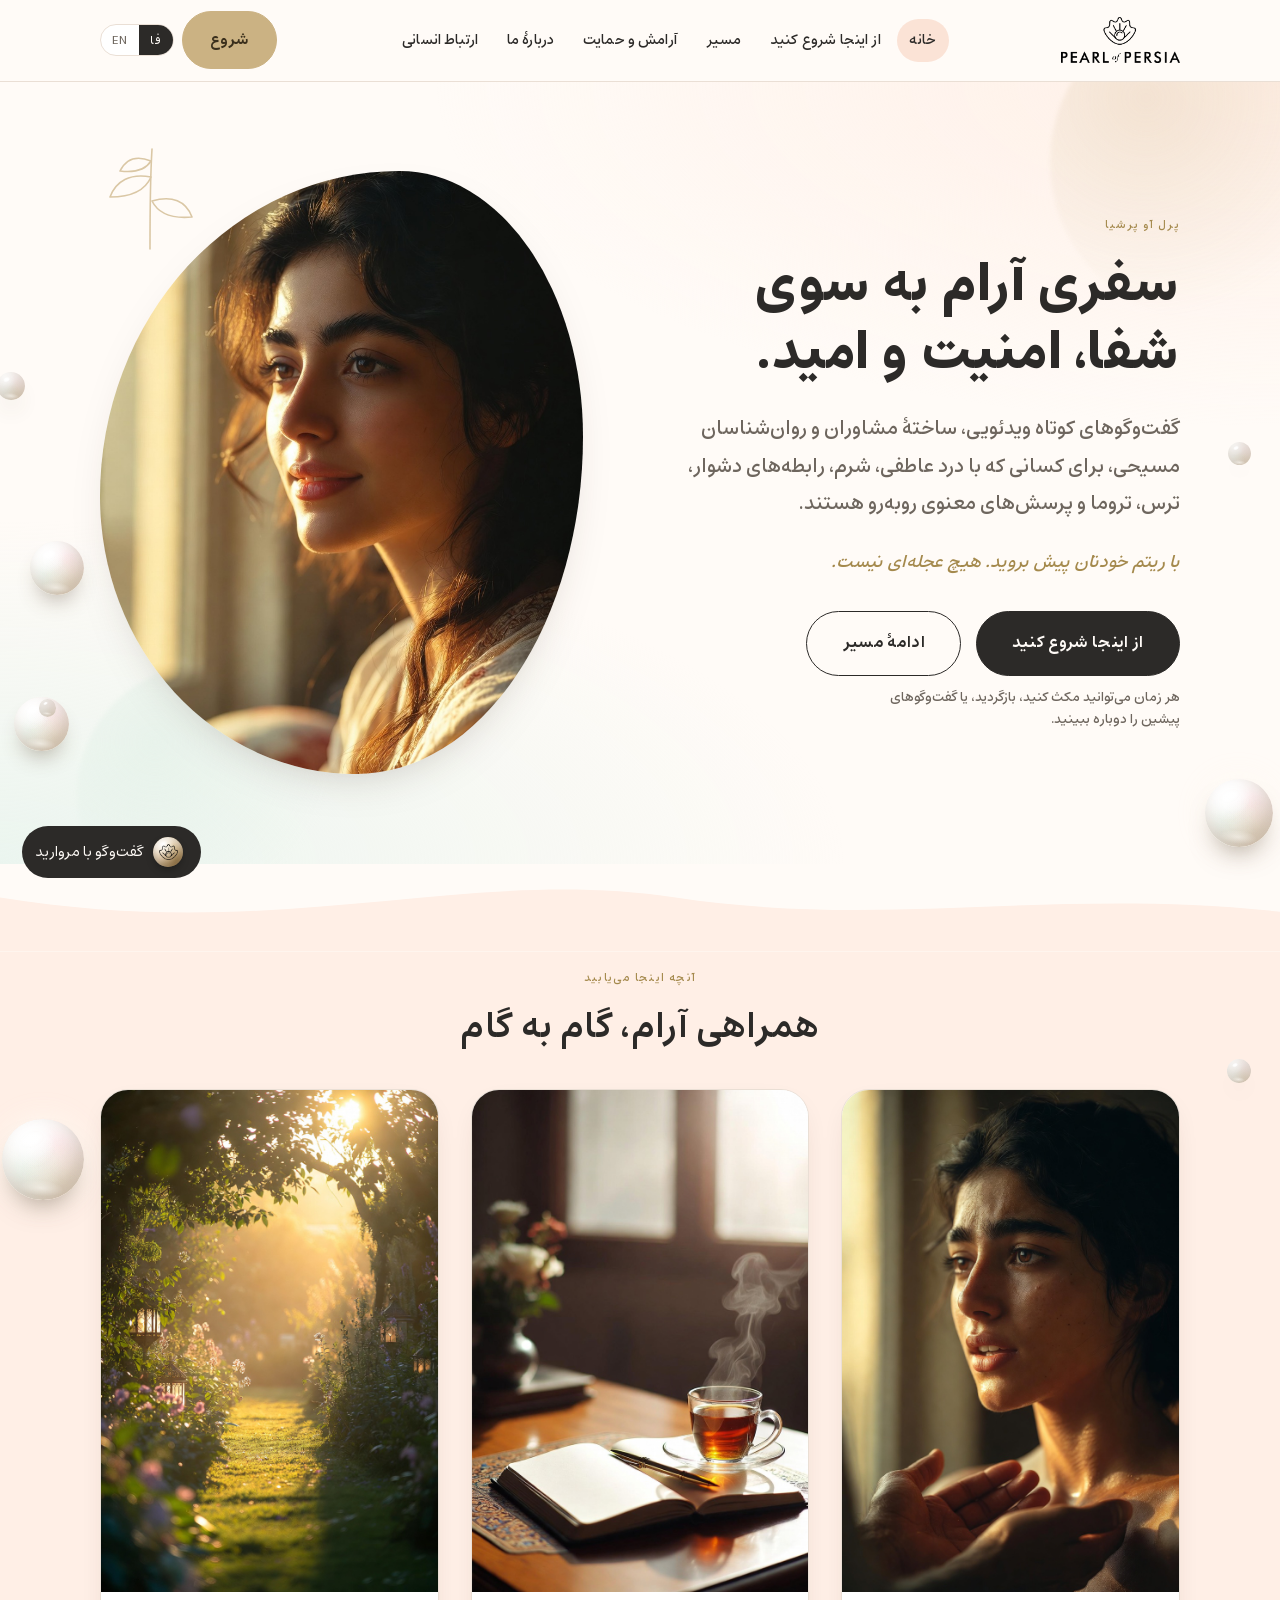
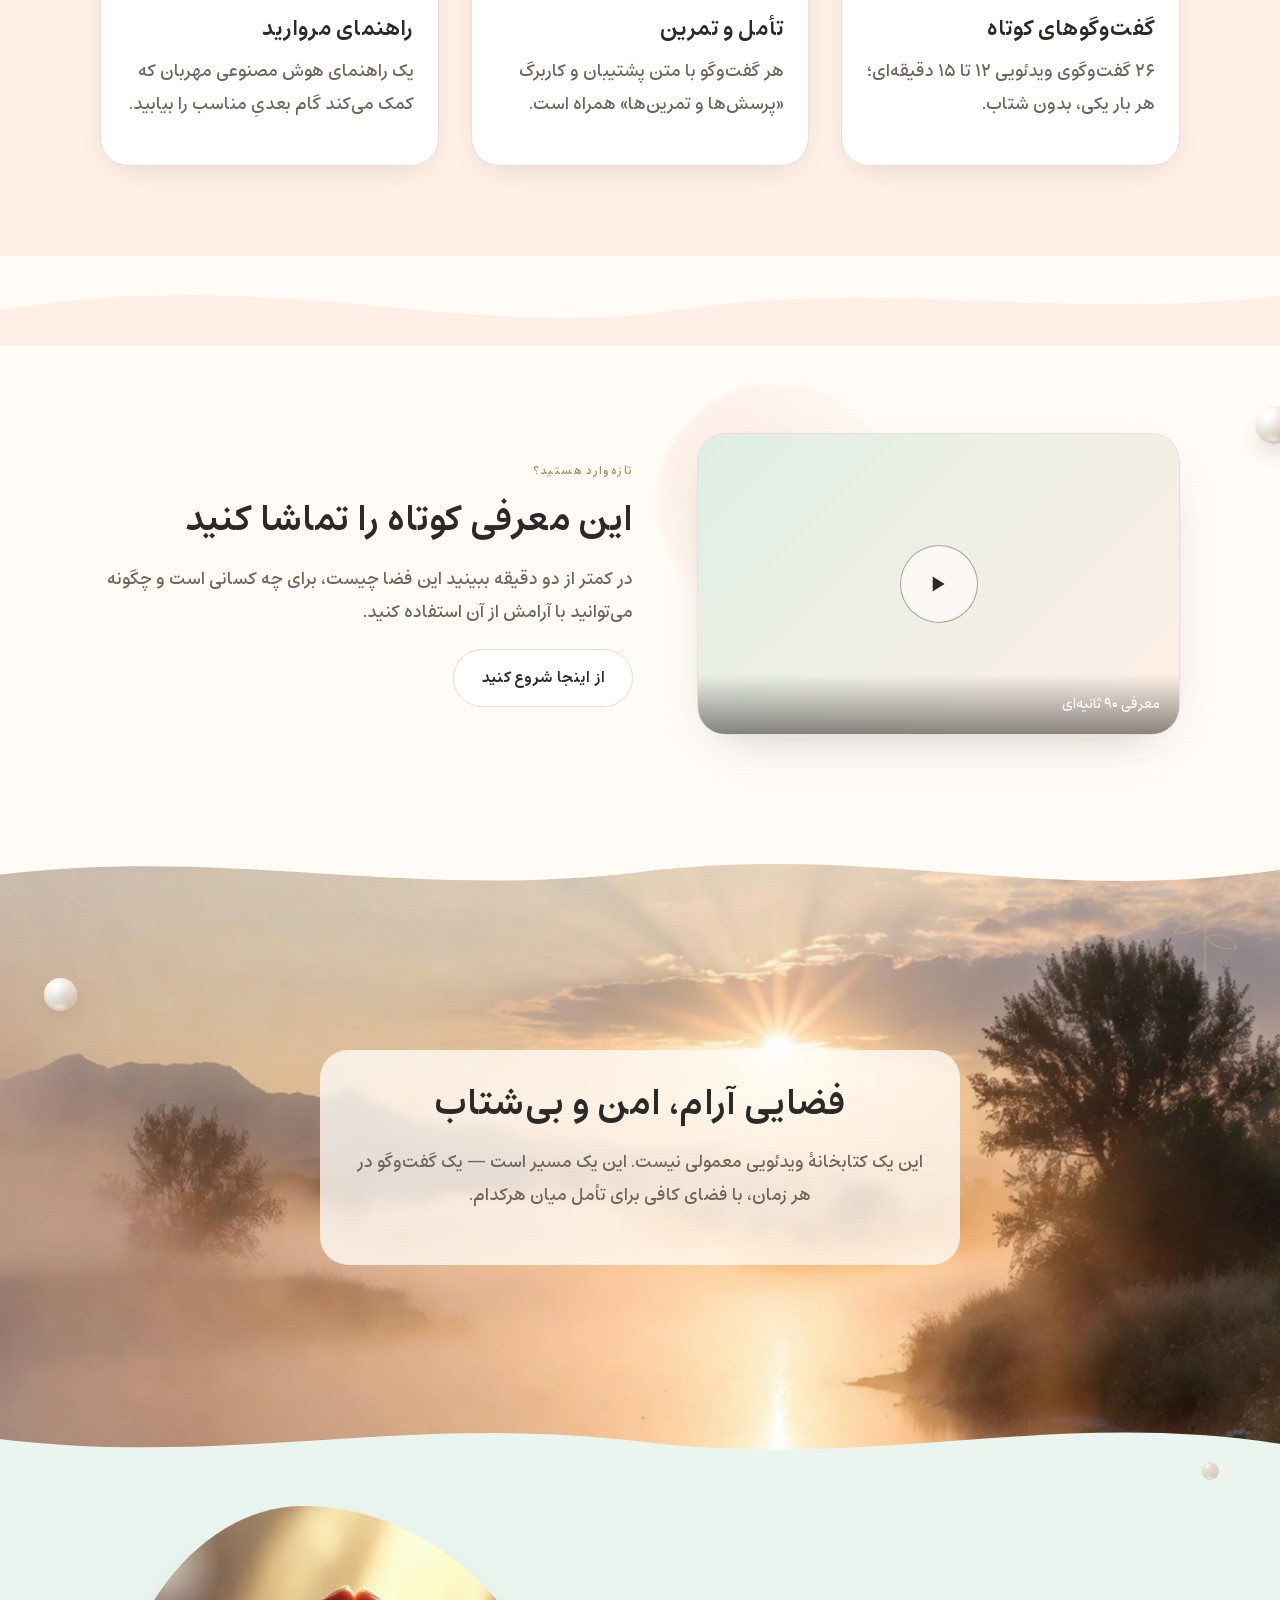
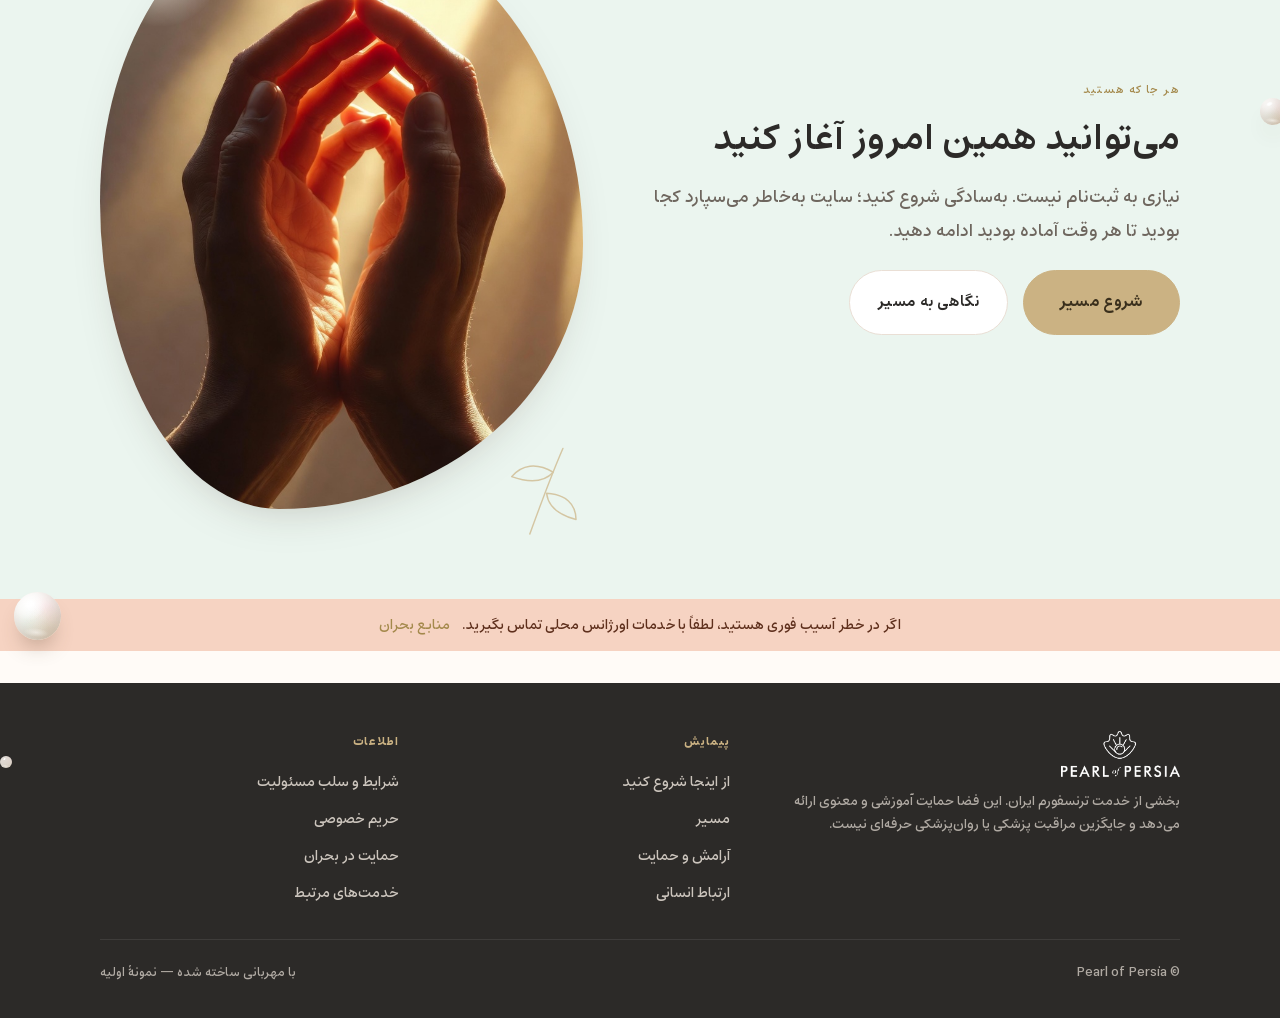
<file: index.html>
<!DOCTYPE html>
<html lang="fa" dir="rtl">
<head>
<meta charset="utf-8">
<meta name="viewport" content="width=device-width, initial-scale=1">
<title>Pearl of Persia — سفری آرام به سوی شفا</title>
<link rel="preconnect" href="https://fonts.googleapis.com">
<link rel="preconnect" href="https://fonts.gstatic.com" crossorigin>
<link href="https://fonts.googleapis.com/css2?family=Bodoni+Moda:ital,opt,wght@0,6..96,400;0,6..96,500;1,6..96,500&family=Jost:wght@300;400;500;600&display=swap" rel="stylesheet">
<link rel="stylesheet" href="assets/css/style.css?v=38">
</head>
<body class="lang-fa" dir="rtl">
<div id="site-header"></div>

<main>
  <!-- HERO (split: text + organic photo) -->
  <section class="hero soft-bg" style="overflow:hidden">
    <span class="deco-blob b-gold" style="width:320px;height:320px;top:-80px;inset-inline-start:-90px"></span>
    <span class="deco-blob b-sage" style="width:260px;height:260px;bottom:-60px;inset-inline-end:6%"></span>
    <div class="container" style="max-width:var(--maxw); text-align:start; position:relative; z-index:2">
      <div class="split">
        <div>
          <p class="eyebrow" data-edit="home.hero.eyebrow" data-fa="پرل آو پرشیا" data-en="Pearl of Persia">پرل آو پرشیا</p>
          <h1 data-edit="home.hero.title" data-fa="سفری آرام به سوی شفا، امنیت و امید." data-en="A gentle journey toward healing, safety, and hope.">سفری آرام به سوی شفا، امنیت و امید.</h1>
          <p class="lede" data-edit="home.hero.lede" style="margin-inline:0" data-fa="گفت‌وگوهای کوتاه ویدئویی، ساختهٔ مشاوران و روان‌شناسان مسیحی، برای کسانی که با درد عاطفی، شرم، رابطه‌های دشوار، ترس، تروما و پرسش‌های معنوی روبه‌رو هستند."
             data-en="Short video conversations created by Christian counselors and psychologists for people navigating emotional pain, shame, difficult relationships, fear, trauma, and spiritual questions.">گفت‌وگوهای کوتاه ویدئویی، ساختهٔ مشاوران و روان‌شناسان مسیحی، برای کسانی که با درد عاطفی، شرم، رابطه‌های دشوار، ترس، تروما و پرسش‌های معنوی روبه‌رو هستند.</p>
          <p class="micro" data-edit="home.hero.micro" data-fa="با ریتم خودتان پیش بروید. هیچ عجله‌ای نیست." data-en="Move at your own pace. There is no rush.">با ریتم خودتان پیش بروید. هیچ عجله‌ای نیست.</p>
          <div class="hero-actions" style="justify-content:flex-start">
            <a class="btn btn-lg" href="start-here.html" data-edit="home.hero.btnStart" data-fa="از اینجا شروع کنید" data-en="Start Here">از اینجا شروع کنید</a>
            <a class="btn btn-ghost btn-lg" id="continueBtn" href="journey.html" data-edit="home.hero.btnContinue" data-fa="ادامهٔ مسیر" data-en="Continue the Journey">ادامهٔ مسیر</a>
          </div>
          <span class="btn-note" style="margin-inline:0; text-align:start" data-fa="هر زمان می‌توانید مکث کنید، بازگردید، یا گفت‌وگوهای پیشین را دوباره ببینید."
                data-en="You can pause, return, or revisit earlier conversations at any time.">هر زمان می‌توانید مکث کنید، بازگردید، یا گفت‌وگوهای پیشین را دوباره ببینید.</span>
        </div>
        <div class="split-media" style="position:relative">
          <span class="botanical" style="width:120px;height:120px;top:-40px;inset-inline-end:-10px"><svg viewBox="0 0 120 120"><path d="M60 118 C60 80 60 50 62 18"/><path d="M61 46 C40 42 26 50 20 66 C42 66 55 60 61 46Z"/><path d="M62 70 C82 64 96 70 102 86 C80 88 68 82 62 70Z"/><path d="M61 30 C46 24 36 28 30 40 C46 42 56 38 61 30Z"/></svg></span>
          <figure class="photo photo-blob photo-ring">
            <img data-edit="home.hero.photo" src="assets/img/calm-window.jpg" alt="A calm person by a window in soft morning light">
          </figure>
        </div>
      </div>
    </div>
  </section>

  <div class="wave-sep wave-down" style="background:transparent"><svg viewBox="0 0 1440 101" preserveAspectRatio="none"><path fill="#FFEFE6" d="M0,40 C320,92 520,4 760,40 C1000,76 1180,28 1440,56 L1440,101 L0,101 Z"/></svg></div>

  <!-- WHAT YOU'LL FIND -->
  <section class="blush-bg" style="padding-top:1rem">
    <div class="container">
      <div class="center" style="max-width:640px;margin-inline:auto">
        <p class="eyebrow" data-fa="آنچه اینجا می‌یابید" data-en="What you'll find here">آنچه اینجا می‌یابید</p>
        <h2 data-edit="home.find.heading" data-fa="همراهی آرام، گام به گام" data-en="Gentle companionship, step by step">همراهی آرام، گام به گام</h2>
      </div>
      <div class="grid grid-3" style="margin-top:2.4rem">
        <div class="feature fade-up">
          <div class="feature-media"><img data-edit="home.f1.photo" src="assets/img/being-heard.jpg" alt="A moment of being heard"></div>
          <div class="feature-body">
            <h3 data-edit="home.f1.title" data-fa="گفت‌وگوهای کوتاه" data-en="Short conversations">گفت‌وگوهای کوتاه</h3>
            <p class="muted" data-edit="home.f1.body" data-fa="۲۶ گفت‌وگوی ویدئویی ۱۲ تا ۱۵ دقیقه‌ای؛ هر بار یکی، بدون شتاب." data-en="26 video conversations of 12–15 minutes; one at a time, without rush.">۲۶ گفت‌وگوی ویدئویی ۱۲ تا ۱۵ دقیقه‌ای؛ هر بار یکی، بدون شتاب.</p>
          </div>
        </div>
        <div class="feature fade-up">
          <div class="feature-media"><img data-edit="home.f2.photo" src="assets/img/journal-tea.jpg" alt="A journal and tea, a calm space"></div>
          <div class="feature-body">
            <h3 data-edit="home.f2.title" data-fa="تأمل و تمرین" data-en="Reflect & practice">تأمل و تمرین</h3>
            <p class="muted" data-edit="home.f2.body" data-fa="هر گفت‌وگو با متن پشتیبان و کاربرگ «پرسش‌ها و تمرین‌ها» همراه است." data-en="Each conversation comes with supporting text and a “Questions & Activations” worksheet.">هر گفت‌وگو با متن پشتیبان و کاربرگ «پرسش‌ها و تمرین‌ها» همراه است.</p>
          </div>
        </div>
        <div class="feature fade-up">
          <div class="feature-media"><img data-edit="home.f3.photo" src="assets/img/path-light.jpg" alt="A path in the light — a sense of way"></div>
          <div class="feature-body">
            <h3 data-edit="home.f3.title" data-fa="راهنمای مروارید" data-en="The Pearl guide">راهنمای مروارید</h3>
            <p class="muted" data-edit="home.f3.body" data-fa="یک راهنمای هوش مصنوعی مهربان که کمک می‌کند گام بعدیِ مناسب را بیابید." data-en="A gentle AI guide that helps you find the next right step.">یک راهنمای هوش مصنوعی مهربان که کمک می‌کند گام بعدیِ مناسب را بیابید.</p>
          </div>
        </div>
      </div>
    </div>
  </section>

  <div class="wave-sep flip wave-up" style="background:#FFEFE6"><svg viewBox="0 0 1440 101" preserveAspectRatio="none"><path fill="#FFFBF7" d="M0,40 C320,92 520,4 760,40 C1000,76 1180,28 1440,56 L1440,101 L0,101 Z"/></svg></div>

  <!-- INTRO TEASER (split) -->
  <section style="overflow:hidden">
    <div class="container">
      <div class="split reverse">
        <div class="split-media" style="position:relative">
          <span class="deco-blob b-blush" style="width:240px;height:240px;top:-50px;inset-inline-end:-40px"></span>
          <figure class="photo photo-soft" style="position:relative;z-index:1">
            <div class="video-frame tall" id="teaser" data-edit="home.teaser.video" data-edit-type="video" style="box-shadow:none;border-radius:var(--radius-lg)">
              <button class="play-btn" aria-label="Play"><svg viewBox="0 0 24 24" fill="currentColor"><path d="M8 5v14l11-7z"/></svg></button>
              <div class="video-caption" data-fa="معرفی ۹۰ ثانیه‌ای" data-en="90-second introduction">معرفی ۹۰ ثانیه‌ای</div>
            </div>
          </figure>
        </div>
        <div>
          <p class="eyebrow" data-fa="تازه‌وارد هستید؟" data-en="New here?">تازه‌وارد هستید؟</p>
          <h2 data-fa="این معرفی کوتاه را تماشا کنید" data-en="Watch this short introduction">این معرفی کوتاه را تماشا کنید</h2>
          <p class="muted" data-fa="در کمتر از دو دقیقه ببینید این فضا چیست، برای چه کسانی است و چگونه می‌توانید با آرامش از آن استفاده کنید."
             data-en="In under two minutes, see what this space is, who it is for, and how to use it gently.">در کمتر از دو دقیقه ببینید این فضا چیست، برای چه کسانی است و چگونه می‌توانید با آرامش از آن استفاده کنید.</p>
          <a class="btn btn-soft" href="start-here.html" data-fa="از اینجا شروع کنید" data-en="Start Here">از اینجا شروع کنید</a>
        </div>
      </div>
    </div>
  </section>

  <!-- FULL-WIDTH MOOD BAND (wavy top & bottom, parallax photo) -->
  <section style="padding:0">
    <div class="photo-band">
      <img class="parallax" data-edit="home.band.photo" src="assets/img/serene-nature.jpg" alt="A misty sunrise over a calm river and mountains">
      <div class="band-wave band-wave-top"><svg viewBox="0 0 1440 100" preserveAspectRatio="none"><path fill="#FFFBF7" d="M0,0 L1440,0 L1440,52 C1180,92 980,22 720,55 C460,86 260,26 0,58 Z"/></svg></div>
      <div class="band-wave band-wave-bottom"><svg viewBox="0 0 1440 100" preserveAspectRatio="none"><path fill="#EBF5EF" d="M0,100 L1440,100 L1440,48 C1180,8 980,78 720,45 C460,14 260,74 0,42 Z"/></svg></div>
      <span class="botanical" style="width:90px;height:90px;top:60px;inset-inline-start:30px;opacity:.5;z-index:3"><svg viewBox="0 0 120 120"><path d="M60 118 C60 80 60 50 62 18"/><path d="M61 46 C40 42 26 50 20 66 C42 66 55 60 61 46Z"/><path d="M62 70 C82 64 96 70 102 86 C80 88 68 82 62 70Z"/></svg></span>
      <div class="overlay">
        <h2 data-edit="home.band.title" data-fa="فضایی آرام، امن و بی‌شتاب" data-en="A calm, safe, unhurried space">فضایی آرام، امن و بی‌شتاب</h2>
        <p class="muted" data-edit="home.band.body" data-fa="این یک کتابخانهٔ ویدئویی معمولی نیست. این یک مسیر است — یک گفت‌وگو در هر زمان، با فضای کافی برای تأمل میان هرکدام."
           data-en="This is not an ordinary video library. It is a path — one conversation at a time, with room to reflect between each.">این یک کتابخانهٔ ویدئویی معمولی نیست. این یک مسیر است — یک گفت‌وگو در هر زمان، با فضای کافی برای تأمل میان هرکدام.</p>
      </div>
    </div>
  </section>

  <!-- REASSURANCE + CTA (split) -->
  <section class="sage-bg" style="padding-top:1rem;overflow:hidden">
    <div class="container">
      <div class="split">
        <div>
          <p class="eyebrow" data-fa="هر جا که هستید" data-en="Wherever you are">هر جا که هستید</p>
          <h2 data-edit="home.cta.title" data-fa="می‌توانید همین امروز آغاز کنید" data-en="You can begin today">می‌توانید همین امروز آغاز کنید</h2>
          <p class="muted" data-edit="home.cta.body" data-fa="نیازی به ثبت‌نام نیست. به‌سادگی شروع کنید؛ سایت به‌خاطر می‌سپارد کجا بودید تا هر وقت آماده بودید ادامه دهید."
             data-en="No sign-up needed. Simply begin; the site remembers where you were so you can continue whenever you feel ready.">نیازی به ثبت‌نام نیست. به‌سادگی شروع کنید؛ سایت به‌خاطر می‌سپارد کجا بودید تا هر وقت آماده بودید ادامه دهید.</p>
          <div class="hero-actions" style="justify-content:flex-start;margin-top:1.4rem">
            <a class="btn btn-gold btn-lg" href="start-here.html" data-edit="home.cta.btnStart" data-fa="شروع مسیر" data-en="Start your journey">شروع مسیر</a>
            <a class="btn btn-soft" href="journey.html" data-edit="home.cta.btnSee" data-fa="نگاهی به مسیر" data-en="See the journey">نگاهی به مسیر</a>
          </div>
        </div>
        <div class="split-media" style="position:relative">
          <span class="botanical" style="width:110px;height:110px;bottom:-30px;inset-inline-start:-20px;transform:rotate(20deg)"><svg viewBox="0 0 120 120"><path d="M60 118 C60 80 60 50 62 18"/><path d="M61 46 C40 42 26 50 20 66 C42 66 55 60 61 46Z"/><path d="M62 70 C82 64 96 70 102 86 C80 88 68 82 62 70Z"/></svg></span>
          <figure class="photo photo-blob alt photo-ring">
            <img data-edit="home.cta.photo" src="assets/img/hands-light.jpg" alt="Hands cupped in warm light — hope and companionship">
          </figure>
        </div>
      </div>
    </div>
  </section>
</main>

<div id="site-footer"></div>
<div id="site-kairos"></div>
<script src="assets/js/content.js?v=38"></script>
<script src="assets/js/episodes.js?v=38"></script>
<script src="assets/js/app.js?v=38"></script>
<script>
  window.popPageInit = function(){
    var s = POP.getState();
    var btn = document.getElementById('continueBtn');
    if (s.last && btn){
      btn.setAttribute('href', 'session.html?ep=' + s.last);
      btn.setAttribute('data-fa', 'ادامه از همان‌جا که بودید');
      btn.setAttribute('data-en', 'Continue where you left off');
    }
    function teaserEmbed(url){
      var yt = url.match(/(?:youtu\.be\/|youtube\.com\/(?:watch\?v=|embed\/|shorts\/))([\w-]{6,})/);
      var vm = url.match(/vimeo\.com\/(?:video\/)?(\d+)/);
      var s = 'position:absolute;inset:0;width:100%;height:100%;border:0';
      if (yt) return '<iframe src="https://www.youtube.com/embed/'+yt[1]+'?autoplay=1&rel=0" allow="autoplay; encrypted-media; picture-in-picture" allowfullscreen style="'+s+'"></iframe>';
      if (vm) return '<iframe src="https://player.vimeo.com/video/'+vm[1]+'?autoplay=1" allow="autoplay; fullscreen; picture-in-picture" allowfullscreen style="'+s+'"></iframe>';
      return '<video src="'+url+'" controls autoplay playsinline style="'+s+';object-fit:cover;background:#000"></video>';
    }
    var t = document.getElementById('teaser');
    if (t){
      var pb = t.querySelector('.play-btn');
      if (pb) pb.addEventListener('click', function(){
        var url = (t.getAttribute('data-video-url') || '').trim();
        if (url){ t.style.overflow = 'hidden'; t.innerHTML = teaserEmbed(url); }
        else {
          t.innerHTML = '<div style="color:#3a2f1c;text-align:center"><p style="font-size:2rem;margin:0">▶</p><p class="tiny" style="margin:.4rem 0 0" data-fa="هنوز ویدئویی تنظیم نشده — از پنل مدیریت اضافه کنید." data-en="No video set yet — add one from the admin dashboard."></p></div>';
          applyLang(POP.getState().lang);
        }
      });
    }
  };
</script>
</body>
</html>
</file>
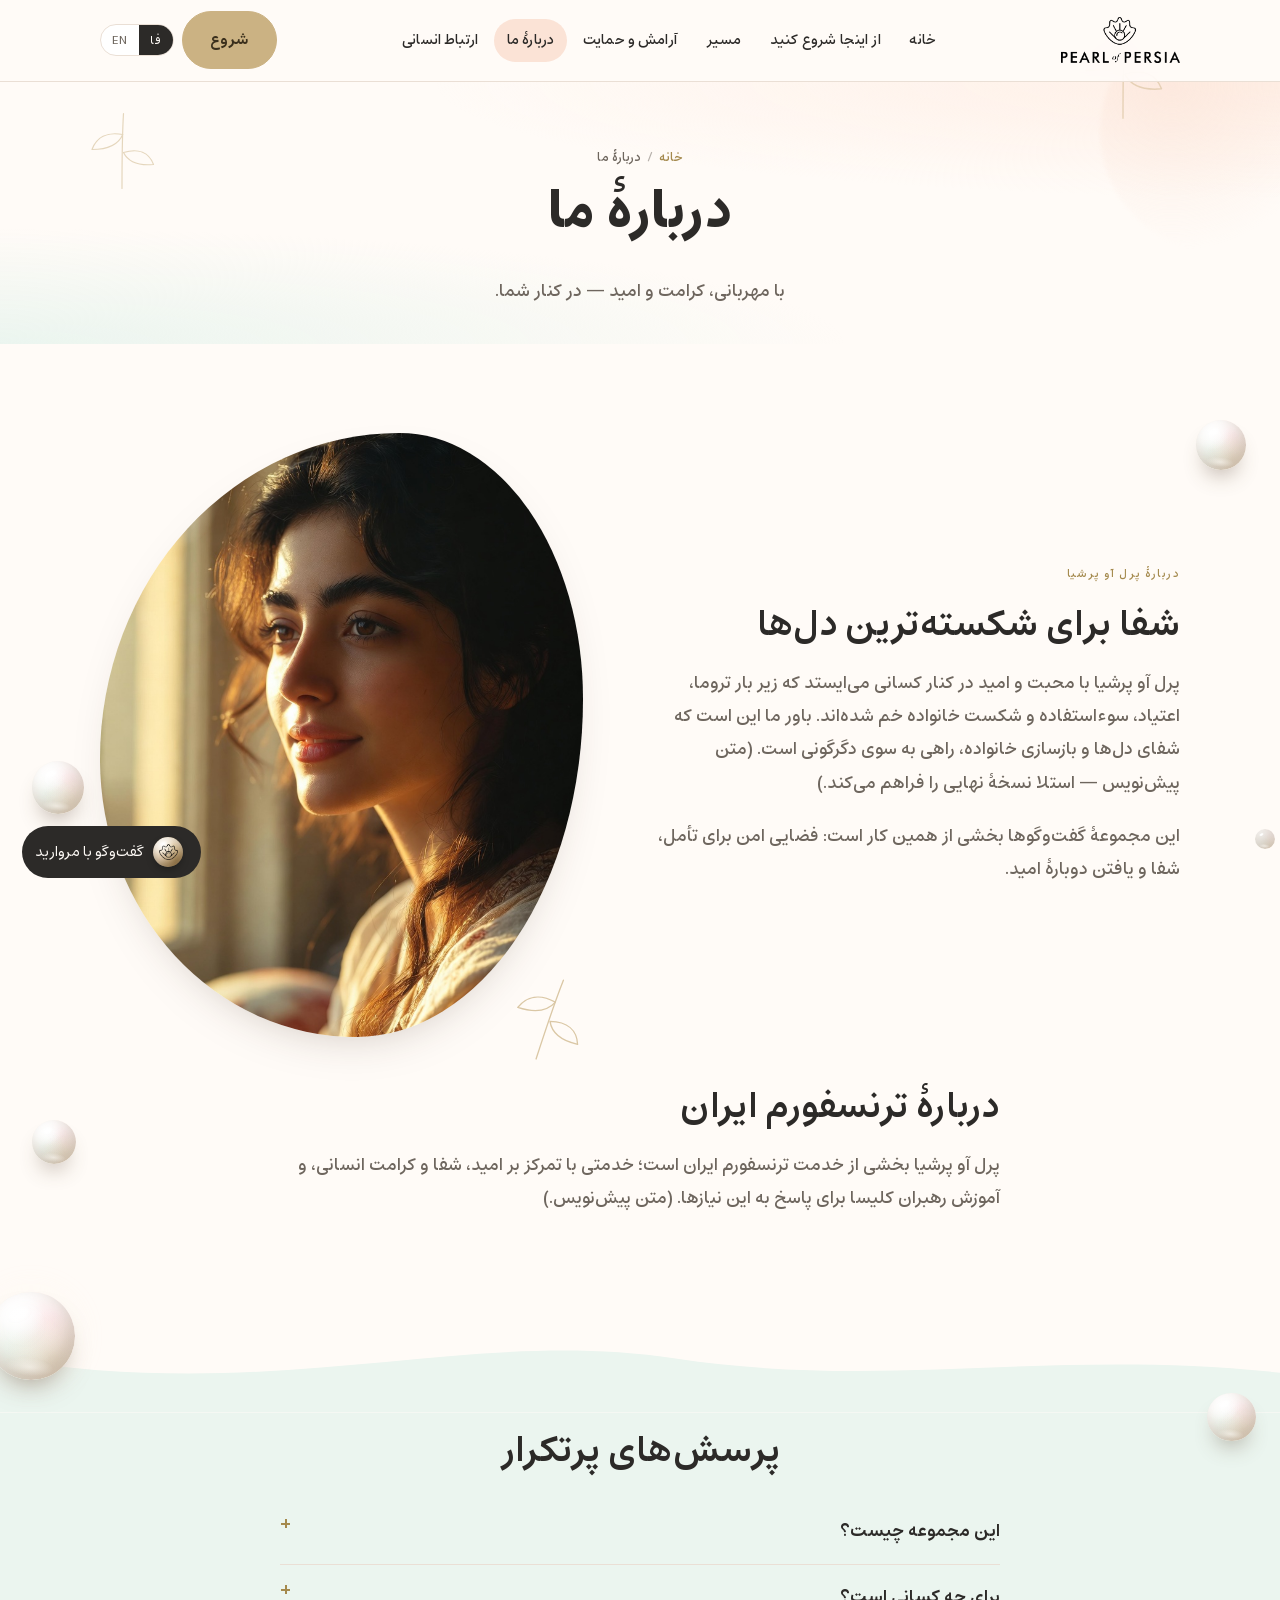
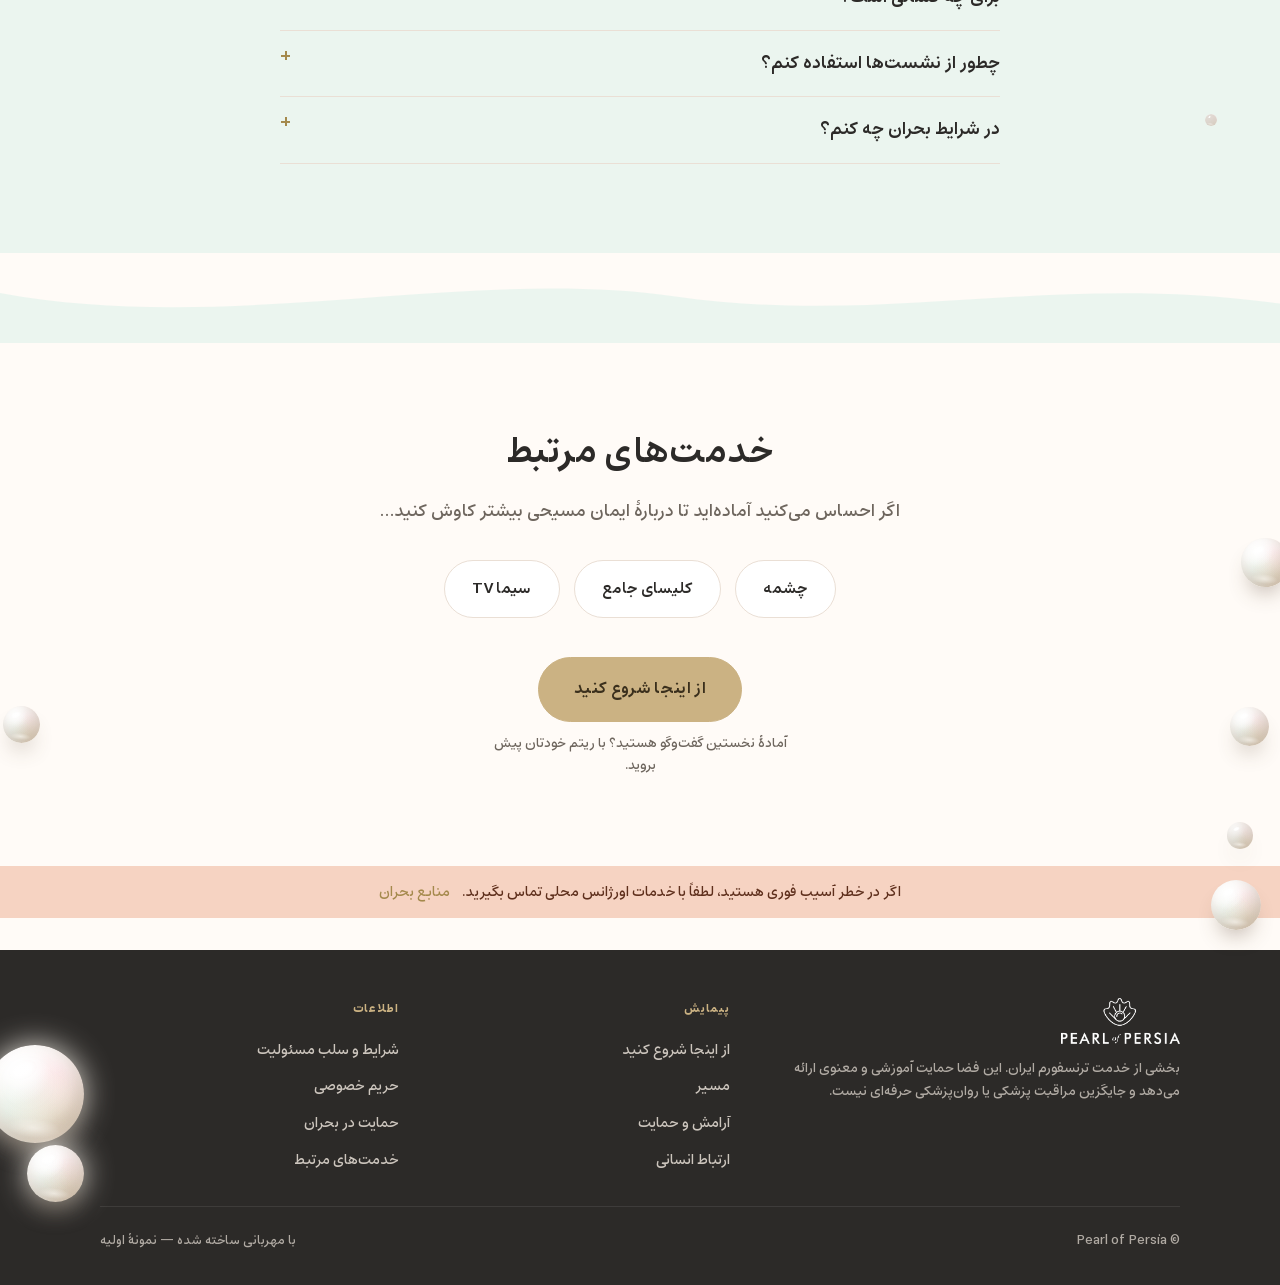
<file: about.html>
<!DOCTYPE html>
<html lang="fa" dir="rtl">
<head>
<meta charset="utf-8">
<meta name="viewport" content="width=device-width, initial-scale=1">
<title>دربارهٔ ما — Pearl of Persia</title>
<link rel="preconnect" href="https://fonts.googleapis.com">
<link rel="preconnect" href="https://fonts.gstatic.com" crossorigin>
<link href="https://fonts.googleapis.com/css2?family=Bodoni+Moda:ital,opt,wght@0,6..96,400;0,6..96,500;1,6..96,500&family=Jost:wght@300;400;500;600&display=swap" rel="stylesheet">
<link rel="stylesheet" href="assets/css/style.css?v=38">
</head>
<body class="lang-fa" dir="rtl">
<div id="site-header"></div>

<main>
  <div class="page-head soft-bg">
    <span class="deco-blob b-blush" style="width:240px;height:240px;top:-70px;inset-inline-start:-60px"></span>
    <span class="botanical" style="width:90px;height:90px;top:18px;inset-inline-end:6%;opacity:.5"><svg viewBox="0 0 120 120"><path d="M60 118 C60 80 60 50 62 18"/><path d="M61 46 C40 42 26 50 20 66 C42 66 55 60 61 46Z"/><path d="M62 70 C82 64 96 70 102 86 C80 88 68 82 62 70Z"/></svg></span>
    <div class="container">
      <div class="breadcrumb"><a href="index.html" data-fa="خانه" data-en="Home">خانه</a><span class="sep">/</span><span data-fa="دربارهٔ ما" data-en="About Us">دربارهٔ ما</span></div>
      <h1 data-edit="about.head.title" data-fa="دربارهٔ ما" data-en="About Us">دربارهٔ ما</h1>
      <p class="muted" data-edit="about.head.sub" data-fa="با مهربانی، کرامت و امید — در کنار شما." data-en="With compassion, dignity, and hope — alongside you.">با مهربانی، کرامت و امید — در کنار شما.</p>
    </div>
  </div>

  <!-- ABOUT split -->
  <section style="overflow:hidden">
    <div class="container">
      <div class="split">
        <div class="stack fade-up">
          <p class="eyebrow" data-fa="دربارهٔ پرل آو پرشیا" data-en="About Pearl of Persia">دربارهٔ پرل آو پرشیا</p>
          <h2 data-edit="about.pop.title" data-fa="شفا برای شکسته‌ترین دل‌ها" data-en="Healing for the most broken">شفا برای شکسته‌ترین دل‌ها</h2>
          <p class="muted" data-edit="about.pop.body1" data-fa="پرل آو پرشیا با محبت و امید در کنار کسانی می‌ایستد که زیر بار تروما، اعتیاد، سوءاستفاده و شکست خانواده خم شده‌اند. باور ما این است که شفای دل‌ها و بازسازی خانواده، راهی به سوی دگرگونی است. (متن پیش‌نویس — استلا نسخهٔ نهایی را فراهم می‌کند.)"
             data-en="Pearl of Persia stands alongside those bowed down by trauma, addiction, abuse, and the breaking of families — with love and hope. We believe that the healing of hearts and the restoration of families is a path to transformation. (Draft copy — Stella will provide the final version.)">پرل آو پرشیا با محبت و امید در کنار کسانی می‌ایستد که زیر بار تروما، اعتیاد، سوءاستفاده و شکست خانواده خم شده‌اند.</p>
          <p class="muted" data-edit="about.pop.body2" data-fa="این مجموعهٔ گفت‌وگوها بخشی از همین کار است: فضایی امن برای تأمل، شفا و یافتن دوبارهٔ امید." data-en="This series of conversations is part of that work: a safe space to reflect, heal, and find hope again.">این مجموعهٔ گفت‌وگوها بخشی از همین کار است: فضایی امن برای تأمل، شفا و یافتن دوبارهٔ امید.</p>
        </div>
        <div class="split-media" style="position:relative">
          <span class="botanical" style="width:100px;height:100px;bottom:-26px;inset-inline-start:-18px;transform:rotate(18deg)"><svg viewBox="0 0 120 120"><path d="M60 118 C60 80 60 50 62 18"/><path d="M61 46 C40 42 26 50 20 66 C42 66 55 60 61 46Z"/><path d="M62 70 C82 64 96 70 102 86 C80 88 68 82 62 70Z"/></svg></span>
          <figure class="photo photo-blob photo-ring">
            <img data-edit="about.pop.photo" src="assets/img/calm-window.jpg" alt="A calm, hopeful face in soft morning light">
          </figure>
        </div>
      </div>

      <div class="narrow stack fade-up" style="margin-top:3rem">
        <h2 data-edit="about.ti.title" data-fa="دربارهٔ ترنسفورم ایران" data-en="About Transform Iran">دربارهٔ ترنسفورم ایران</h2>
        <p class="muted" data-edit="about.ti.body" data-fa="پرل آو پرشیا بخشی از خدمت ترنسفورم ایران است؛ خدمتی با تمرکز بر امید، شفا و کرامت انسانی، و آموزش رهبران کلیسا برای پاسخ به این نیازها. (متن پیش‌نویس.)"
           data-en="Pearl of Persia is part of Transform Iran, a ministry focused on hope, healing, and human dignity, equipping church leaders to respond to these needs. (Draft copy.)">پرل آو پرشیا بخشی از خدمت ترنسفورم ایران است؛ خدمتی با تمرکز بر امید، شفا و کرامت انسانی.</p>
      </div>
    </div>
  </section>

  <div class="wave-sep wave-down" style="background:transparent"><svg viewBox="0 0 1440 101" preserveAspectRatio="none"><path fill="#EBF5EF" d="M0,40 C320,92 520,4 760,40 C1000,76 1180,28 1440,56 L1440,101 L0,101 Z"/></svg></div>

  <!-- FAQ -->
  <section class="sage-bg" id="faq" style="padding-top:1rem">
    <div class="narrow fade-up">
      <h2 class="center" data-edit="about.faq.title" data-fa="پرسش‌های پرتکرار" data-en="Frequently asked questions">پرسش‌های پرتکرار</h2>
      <div class="faq" style="margin-top:1.5rem">
        <details><summary data-fa="این مجموعه چیست؟" data-en="What is this?">این مجموعه چیست؟</summary>
          <p data-fa="مجموعه‌ای از گفت‌وگوهای کوتاه ویدئویی با حمایت آموزشی و معنوی برای کسانی که با درد عاطفی و تروما روبه‌رو هستند." data-en="A series of short video conversations offering educational and spiritual support for those navigating emotional pain and trauma.">…</p></details>
        <details><summary data-fa="برای چه کسانی است؟" data-en="Who is it for?">برای چه کسانی است؟</summary>
          <p data-fa="برای هر کسی که به دنبال فضایی آرام برای تأمل و شفا است. نیازی به دانش پیشین نیست." data-en="For anyone seeking a calm space to reflect and heal. No prior knowledge is needed.">…</p></details>
        <details><summary data-fa="چطور از نشست‌ها استفاده کنم؟" data-en="How do I use the sessions?">چطور از نشست‌ها استفاده کنم؟</summary>
          <p data-fa="هر بار یک گفت‌وگو را تماشا کنید، مکث کنید، تأمل کنید و تنها وقتی آماده‌اید ادامه دهید." data-en="Watch one conversation at a time, pause, reflect, and continue only when you feel ready.">…</p></details>
        <details><summary data-fa="در شرایط بحران چه کنم؟" data-en="What should I do in a crisis?">در شرایط بحران چه کنم؟</summary>
          <p data-fa="اگر در خطر فوری هستید، با خدمات اورژانس محلی تماس بگیرید. این فضا جایگزین مراقبت پزشکی نیست." data-en="If you are in immediate danger, contact local emergency services. This space is not a substitute for medical care.">…</p></details>
      </div>
    </div>
  </section>

  <div class="wave-sep flip wave-up" style="background:#EBF5EF"><svg viewBox="0 0 1440 101" preserveAspectRatio="none"><path fill="#FFFBF7" d="M0,56 C260,8 520,86 760,52 C1000,18 1180,80 1440,44 L1440,101 L0,101 Z"/></svg></div>

  <!-- MINISTRIES -->
  <section id="ministries" style="overflow:hidden">
    <span class="botanical" style="width:110px;height:110px;top:10px;inset-inline-start:8%;opacity:.45"><svg viewBox="0 0 120 120"><path d="M60 118 C60 80 60 50 62 18"/><path d="M61 46 C40 42 26 50 20 66 C42 66 55 60 61 46Z"/><path d="M62 70 C82 64 96 70 102 86 C80 88 68 82 62 70Z"/></svg></span>
    <div class="narrow center fade-up">
      <h2 data-edit="about.min.title" data-fa="خدمت‌های مرتبط" data-en="Related Ministries">خدمت‌های مرتبط</h2>
      <p class="muted" data-edit="about.min.body" data-fa="اگر احساس می‌کنید آماده‌اید تا دربارهٔ ایمان مسیحی بیشتر کاوش کنید…" data-en="If you think you are ready to explore more about the Christian faith…">اگر احساس می‌کنید آماده‌اید تا دربارهٔ ایمان مسیحی بیشتر کاوش کنید…</p>
      <div class="hero-actions">
        <a class="btn btn-soft" href="#" data-fa="چشمه" data-en="Cheshme">چشمه</a>
        <a class="btn btn-soft" href="#" data-fa="کلیسای جامع" data-en="Kelisaye Jame">کلیسای جامع</a>
        <a class="btn btn-soft" href="#" data-fa="سیما TV" data-en="Sama TV">سیما TV</a>
      </div>
      <div style="margin-top:2.4rem">
        <a class="btn btn-gold btn-lg" href="start-here.html" data-edit="about.btnStart" data-fa="از اینجا شروع کنید" data-en="Start Here">از اینجا شروع کنید</a>
        <p class="btn-note" data-fa="آمادهٔ نخستین گفت‌وگو هستید؟ با ریتم خودتان پیش بروید." data-en="Ready for the first conversation? Move at your own pace.">آمادهٔ نخستین گفت‌وگو هستید؟ با ریتم خودتان پیش بروید.</p>
      </div>
    </div>
  </section>
</main>

<div id="site-footer"></div>
<div id="site-kairos"></div>
<script src="assets/js/content.js?v=38"></script>
<script src="assets/js/episodes.js?v=38"></script>
<script src="assets/js/app.js?v=38"></script>
</body>
</html>
</file>
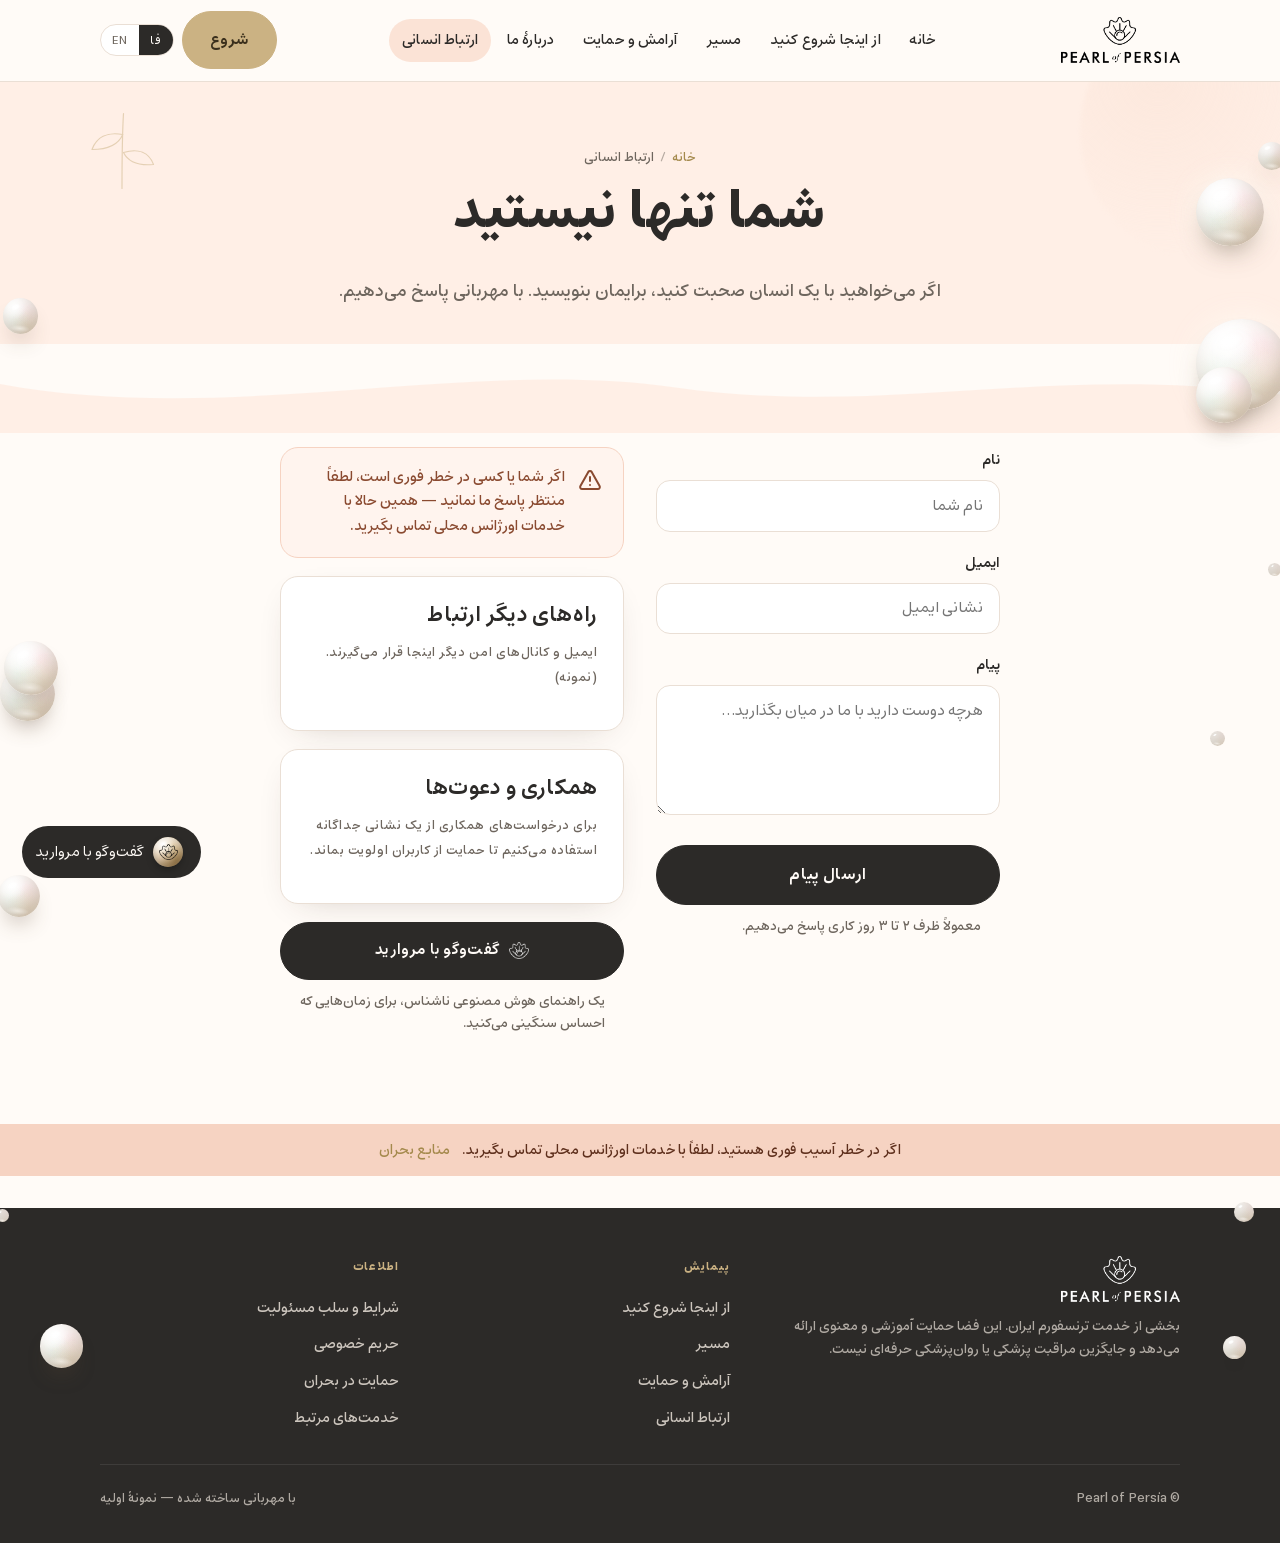
<file: connection.html>
<!DOCTYPE html>
<html lang="fa" dir="rtl">
<head>
<meta charset="utf-8">
<meta name="viewport" content="width=device-width, initial-scale=1">
<title>ارتباط انسانی — Pearl of Persia</title>
<link rel="preconnect" href="https://fonts.googleapis.com">
<link rel="preconnect" href="https://fonts.gstatic.com" crossorigin>
<link href="https://fonts.googleapis.com/css2?family=Bodoni+Moda:ital,opt,wght@0,6..96,400;0,6..96,500;1,6..96,500&family=Jost:wght@300;400;500;600&display=swap" rel="stylesheet">
<link rel="stylesheet" href="assets/css/style.css?v=38">
</head>
<body class="lang-fa" dir="rtl">
<div id="site-header"></div>

<main>
  <div class="page-head blush-bg">
    <span class="deco-blob b-blush" style="width:260px;height:260px;top:-80px;inset-inline-start:-60px"></span>
    <span class="botanical" style="width:90px;height:90px;top:18px;inset-inline-end:6%;opacity:.5"><svg viewBox="0 0 120 120"><path d="M60 118 C60 80 60 50 62 18"/><path d="M61 46 C40 42 26 50 20 66 C42 66 55 60 61 46Z"/><path d="M62 70 C82 64 96 70 102 86 C80 88 68 82 62 70Z"/></svg></span>
    <div class="container">
      <div class="breadcrumb"><a href="index.html" data-fa="خانه" data-en="Home">خانه</a><span class="sep">/</span><span data-fa="ارتباط انسانی" data-en="Human Connection">ارتباط انسانی</span></div>
      <h1 data-edit="conn.head.title" data-fa="شما تنها نیستید" data-en="You are not alone">شما تنها نیستید</h1>
      <p class="muted" data-edit="conn.head.sub" data-fa="اگر می‌خواهید با یک انسان صحبت کنید، برایمان بنویسید. با مهربانی پاسخ می‌دهیم."
         data-en="If you would like to reach a real person, write to us. We respond with care.">اگر می‌خواهید با یک انسان صحبت کنید، برایمان بنویسید. با مهربانی پاسخ می‌دهیم.</p>
    </div>
  </div>

  <div class="wave-sep flip wave-up" style="background:#FFEFE6"><svg viewBox="0 0 1440 101" preserveAspectRatio="none"><path fill="#FFFBF7" d="M0,56 C260,8 520,86 760,52 C1000,18 1180,80 1440,44 L1440,101 L0,101 Z"/></svg></div>

  <section style="padding-top:1rem">
    <div class="narrow">
      <div class="grid grid-2">
        <div class="fade-up">
          <form id="contactForm" onsubmit="return false">
            <div class="field"><label data-fa="نام" data-en="Name">نام</label><input type="text" data-fa-ph="نام شما" data-en-ph="Your name"></div>
            <div class="field"><label data-fa="ایمیل" data-en="Email">ایمیل</label><input type="email" data-fa-ph="نشانی ایمیل" data-en-ph="Email address"></div>
            <div class="field"><label data-fa="پیام" data-en="Message">پیام</label><textarea data-fa-ph="هرچه دوست دارید با ما در میان بگذارید…" data-en-ph="Share whatever you wish with us…"></textarea></div>
            <button class="btn btn-block btn-lg" id="sendBtn" data-edit="conn.btnSend" data-fa="ارسال پیام" data-en="Send message">ارسال پیام</button>
            <p class="btn-note" data-edit="conn.formNote" data-fa="معمولاً ظرف ۲ تا ۳ روز کاری پاسخ می‌دهیم." data-en="We usually reply within 2–3 working days.">معمولاً ظرف ۲ تا ۳ روز کاری پاسخ می‌دهیم.</p>
            <p id="formOk" class="note note-safe" hidden style="margin-top:1rem"><span data-fa="سپاسگزاریم. پیام شما دریافت شد. (نمونه)" data-en="Thank you. Your message has been received. (placeholder)">سپاسگزاریم.</span></p>
          </form>
        </div>
        <div class="stack fade-up">
          <div class="note note-warn">
            <svg class="ic" viewBox="0 0 24 24" fill="none" stroke="currentColor" stroke-width="2"><path d="M12 9v4M12 17h.01M10.3 3.9 2.4 18a2 2 0 0 0 1.7 3h15.8a2 2 0 0 0 1.7-3L13.7 3.9a2 2 0 0 0-3.4 0Z"/></svg>
            <span data-edit="conn.warn" data-fa="اگر شما یا کسی در خطر فوری است، لطفاً منتظر پاسخ ما نمانید — همین حالا با خدمات اورژانس محلی تماس بگیرید."
                  data-en="If you or someone is in immediate danger, please do not wait for our reply — contact local emergency services now.">اگر شما یا کسی در خطر فوری است، لطفاً همین حالا با خدمات اورژانس محلی تماس بگیرید.</span>
          </div>
          <div class="card">
            <h3 data-edit="conn.other.title" data-fa="راه‌های دیگر ارتباط" data-en="Other ways to reach us">راه‌های دیگر ارتباط</h3>
            <p class="muted tiny" data-edit="conn.other.body" data-fa="ایمیل و کانال‌های امن دیگر اینجا قرار می‌گیرند. (نمونه)" data-en="Email and other safe channels go here. (placeholder)">ایمیل و کانال‌های امن دیگر اینجا قرار می‌گیرند.</p>
          </div>
          <div class="card sage">
            <h3 data-fa="همکاری و دعوت‌ها" data-en="Partnership & invitations">همکاری و دعوت‌ها</h3>
            <p class="muted tiny" data-fa="برای درخواست‌های همکاری از یک نشانی جداگانه استفاده می‌کنیم تا حمایت از کاربران اولویت بماند." data-en="We use a separate address for partnership requests so user support stays the priority.">برای درخواست‌های همکاری از یک نشانی جداگانه استفاده می‌کنیم.</p>
          </div>
          <a class="btn btn-block" id="kairosLink" href="#"><img src="assets/img/logo-symbol.png" alt="" style="width:20px;height:auto;filter:brightness(0) invert(1)"><span data-edit="conn.btnPearl" data-fa="گفت‌وگو با مروارید" data-en="Talk with Pearl">گفت‌وگو با مروارید</span></a>
          <p class="btn-note" data-fa="یک راهنمای هوش مصنوعی ناشناس، برای زمان‌هایی که احساس سنگینی می‌کنید." data-en="An anonymous AI guide, for when you are feeling overwhelmed.">یک راهنمای هوش مصنوعی ناشناس، برای زمان‌هایی که احساس سنگینی می‌کنید.</p>
        </div>
      </div>
    </div>
  </section>
</main>

<div id="site-footer"></div>
<div id="site-kairos"></div>
<script src="assets/js/content.js?v=38"></script>
<script src="assets/js/episodes.js?v=38"></script>
<script src="assets/js/app.js?v=38"></script>
<script>
  window.popPageInit = function(){
    document.getElementById('sendBtn').addEventListener('click', function(){
      document.getElementById('formOk').removeAttribute('hidden');
    });
    document.getElementById('kairosLink').addEventListener('click', function(e){
      e.preventDefault();
      var p = document.getElementById('kairosPanel');
      if (p) p.classList.add('open');
    });
  };
</script>
</body>
</html>
</file>
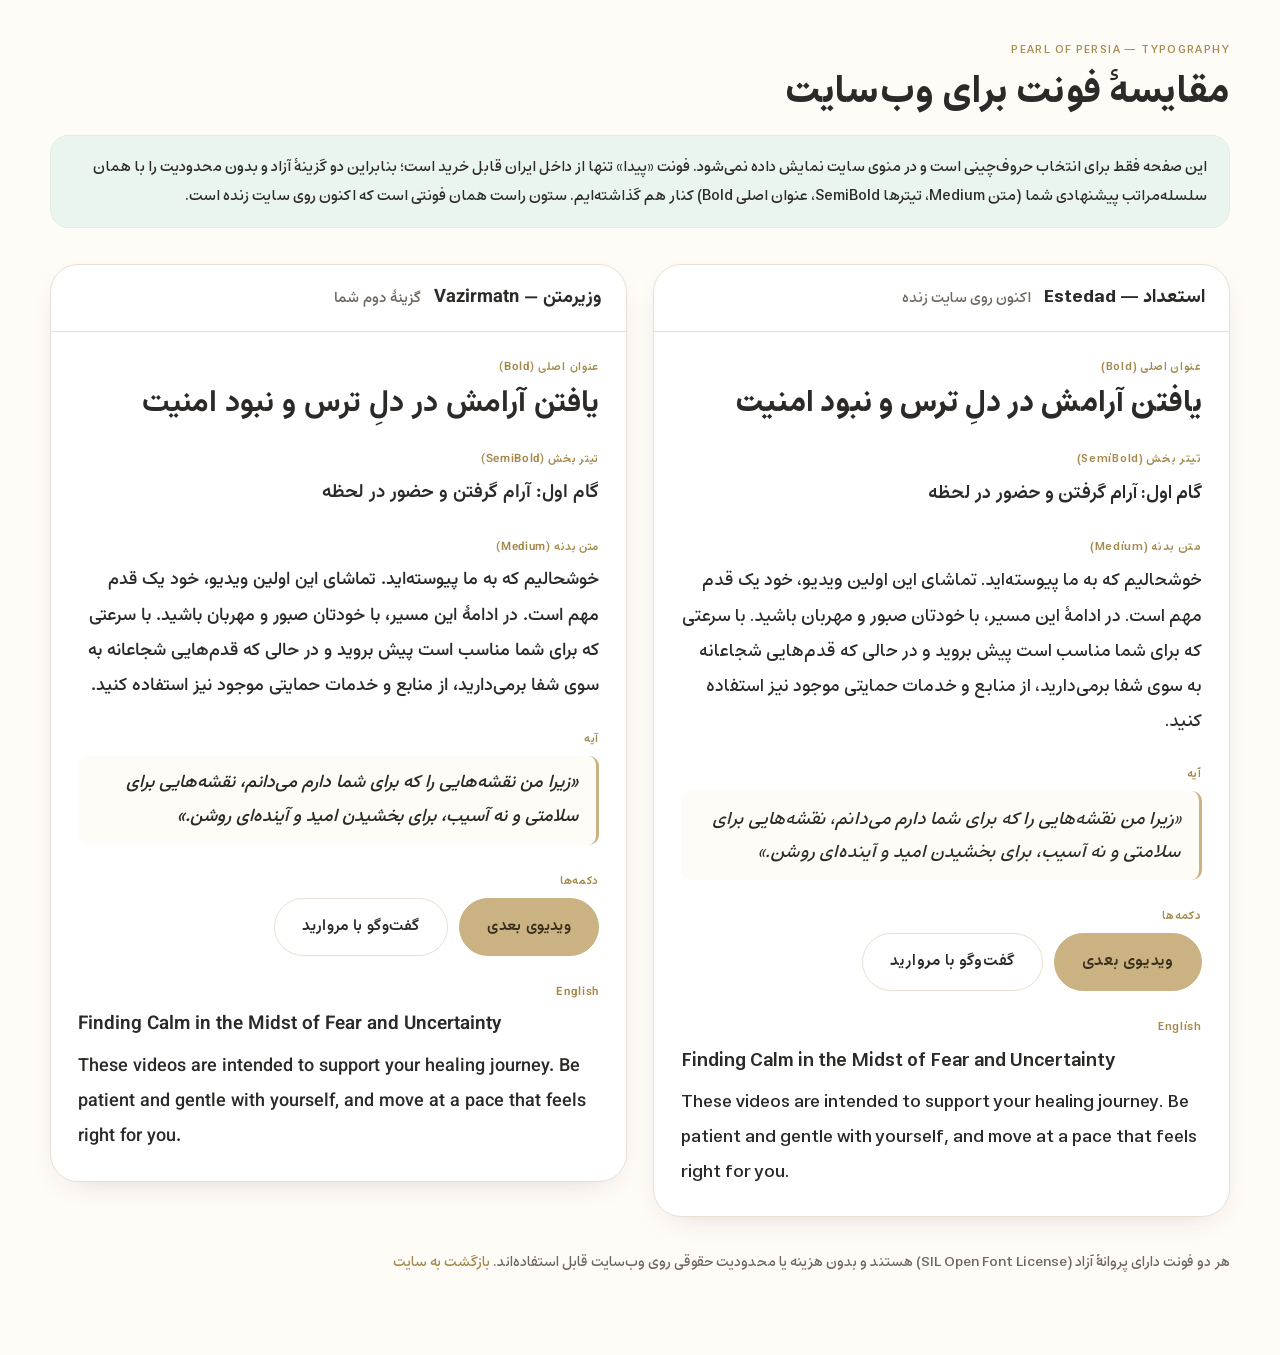
<file: font-comparison.html>
<!DOCTYPE html>
<html lang="fa" dir="rtl">
<head>
<meta charset="utf-8">
<meta name="viewport" content="width=device-width, initial-scale=1">
<title>مقایسهٔ فونت — Pearl of Persia</title>
<meta name="robots" content="noindex, nofollow">
<link rel="preconnect" href="https://fonts.googleapis.com">
<link rel="preconnect" href="https://fonts.gstatic.com" crossorigin>
<link href="https://fonts.googleapis.com/css2?family=Vazirmatn:wght@400;500;600;700&display=swap" rel="stylesheet">
<link rel="stylesheet" href="assets/css/style.css?v=38">
<style>
  body{ font-family:'Estedad', sans-serif; font-weight:500; }
  .cmp-wrap{ width:min(1180px, 94%); margin-inline:auto; padding:2.5rem 0 4rem; }
  .cmp-note{ background:var(--sage-2); border:1px solid var(--sage); border-radius:var(--radius);
    padding:1.1rem 1.4rem; margin:1.2rem 0 2.2rem; font-size:.95rem; }
  .cmp-grid{ display:grid; grid-template-columns:1fr 1fr; gap:1.6rem; align-items:start; }
  @media (max-width: 860px){ .cmp-grid{ grid-template-columns:1fr; } }
  .cmp-card{ background:var(--white); border:1px solid var(--line); border-radius:var(--radius-lg);
    box-shadow:var(--shadow-card); overflow:hidden; }
  .cmp-head{ padding:1rem 1.5rem; border-bottom:1px solid var(--line); display:flex; align-items:baseline; gap:.8rem; }
  .cmp-head b{ font-size:1.15rem; }
  .cmp-head small{ color:var(--ink-soft); }
  .cmp-body{ padding:1.6rem 1.7rem; }
  .f-estedad, .f-estedad *{ font-family:'Estedad', sans-serif !important; }
  .f-vazir, .f-vazir *{ font-family:'Vazirmatn', sans-serif !important; }
  .s-label{ font-size:.72rem; letter-spacing:.06em; color:var(--gold-deep); margin:1.6rem 0 .35rem; font-weight:600; }
  .s-label:first-child{ margin-top:0; }
  .s-h1{ font-size:1.9rem; font-weight:700; line-height:1.3; margin:0; }
  .s-h3{ font-size:1.18rem; font-weight:600; margin:0; }
  .s-body{ font-weight:500; line-height:1.95; margin:0; }
  .s-verse{ margin:0; padding:.7rem 1.1rem; border-inline-start:3px solid var(--gold);
    background:var(--cream); border-radius:10px; font-style:italic; font-weight:500; }
  .s-en{ direction:ltr; text-align:left; }
  .s-btnrow{ display:flex; gap:.7rem; flex-wrap:wrap; }
</style>
</head>
<body class="lang-fa" dir="rtl">
<div class="cmp-wrap">
  <p class="eyebrow" style="margin-bottom:.4rem">Pearl of Persia — Typography</p>
  <h1 style="font-size:clamp(1.7rem,3.5vw,2.4rem)">مقایسهٔ فونت برای وب‌سایت</h1>
  <div class="cmp-note">
    این صفحه فقط برای انتخاب حروف‌چینی است و در منوی سایت نمایش داده نمی‌شود.
    فونت «پیدا» تنها از داخل ایران قابل خرید است؛ بنابراین دو گزینهٔ آزاد و بدون محدودیت را
    با همان سلسله‌مراتب پیشنهادی شما (متن Medium، تیترها SemiBold، عنوان اصلی Bold) کنار هم گذاشته‌ایم.
    ستون راست همان فونتی است که اکنون روی سایت زنده است.
  </div>

  <div class="cmp-grid">

    <div class="cmp-card f-estedad">
      <div class="cmp-head"><b>استعداد — Estedad</b><small>اکنون روی سایت زنده</small></div>
      <div class="cmp-body">
        <p class="s-label">عنوان اصلی (Bold)</p>
        <p class="s-h1">یافتن آرامش در دلِ ترس و نبود امنیت</p>
        <p class="s-label">تیتر بخش (SemiBold)</p>
        <p class="s-h3">گام اول: آرام گرفتن و حضور در لحظه</p>
        <p class="s-label">متن بدنه (Medium)</p>
        <p class="s-body">خوشحالیم که به ما پیوسته‌اید. تماشای این اولین ویدیو، خود یک قدم مهم است.
          در ادامهٔ این مسیر، با خودتان صبور و مهربان باشید. با سرعتی که برای شما مناسب است پیش بروید
          و در حالی که قدم‌هایی شجاعانه به سوی شفا برمی‌دارید، از منابع و خدمات حمایتی موجود نیز استفاده کنید.</p>
        <p class="s-label">آیه</p>
        <blockquote class="s-verse">«زیرا من نقشه‌هایی را که برای شما دارم می‌دانم، نقشه‌هایی برای سلامتی و نه آسیب، برای بخشیدن امید و آینده‌ای روشن.»</blockquote>
        <p class="s-label">دکمه‌ها</p>
        <div class="s-btnrow"><span class="btn btn-gold">ویدیوی بعدی</span><span class="btn btn-soft">گفت‌وگو با مروارید</span></div>
        <p class="s-label">English</p>
        <div class="s-en">
          <p class="s-h3" style="margin-bottom:.4rem">Finding Calm in the Midst of Fear and Uncertainty</p>
          <p class="s-body">These videos are intended to support your healing journey. Be patient and gentle with yourself, and move at a pace that feels right for you.</p>
        </div>
      </div>
    </div>

    <div class="cmp-card f-vazir">
      <div class="cmp-head"><b>وزیرمتن — Vazirmatn</b><small>گزینهٔ دوم شما</small></div>
      <div class="cmp-body">
        <p class="s-label">عنوان اصلی (Bold)</p>
        <p class="s-h1">یافتن آرامش در دلِ ترس و نبود امنیت</p>
        <p class="s-label">تیتر بخش (SemiBold)</p>
        <p class="s-h3">گام اول: آرام گرفتن و حضور در لحظه</p>
        <p class="s-label">متن بدنه (Medium)</p>
        <p class="s-body">خوشحالیم که به ما پیوسته‌اید. تماشای این اولین ویدیو، خود یک قدم مهم است.
          در ادامهٔ این مسیر، با خودتان صبور و مهربان باشید. با سرعتی که برای شما مناسب است پیش بروید
          و در حالی که قدم‌هایی شجاعانه به سوی شفا برمی‌دارید، از منابع و خدمات حمایتی موجود نیز استفاده کنید.</p>
        <p class="s-label">آیه</p>
        <blockquote class="s-verse">«زیرا من نقشه‌هایی را که برای شما دارم می‌دانم، نقشه‌هایی برای سلامتی و نه آسیب، برای بخشیدن امید و آینده‌ای روشن.»</blockquote>
        <p class="s-label">دکمه‌ها</p>
        <div class="s-btnrow"><span class="btn btn-gold">ویدیوی بعدی</span><span class="btn btn-soft">گفت‌وگو با مروارید</span></div>
        <p class="s-label">English</p>
        <div class="s-en">
          <p class="s-h3" style="margin-bottom:.4rem">Finding Calm in the Midst of Fear and Uncertainty</p>
          <p class="s-body">These videos are intended to support your healing journey. Be patient and gentle with yourself, and move at a pace that feels right for you.</p>
        </div>
      </div>
    </div>

  </div>

  <p class="muted" style="margin-top:2rem; font-size:.9rem">
    هر دو فونت دارای پروانهٔ آزاد (SIL Open Font License) هستند و بدون هزینه یا محدودیت حقوقی
    روی وب‌سایت قابل استفاده‌اند. <a href="index.html">بازگشت به سایت</a>
  </p>
</div>
</body>
</html>
</file>
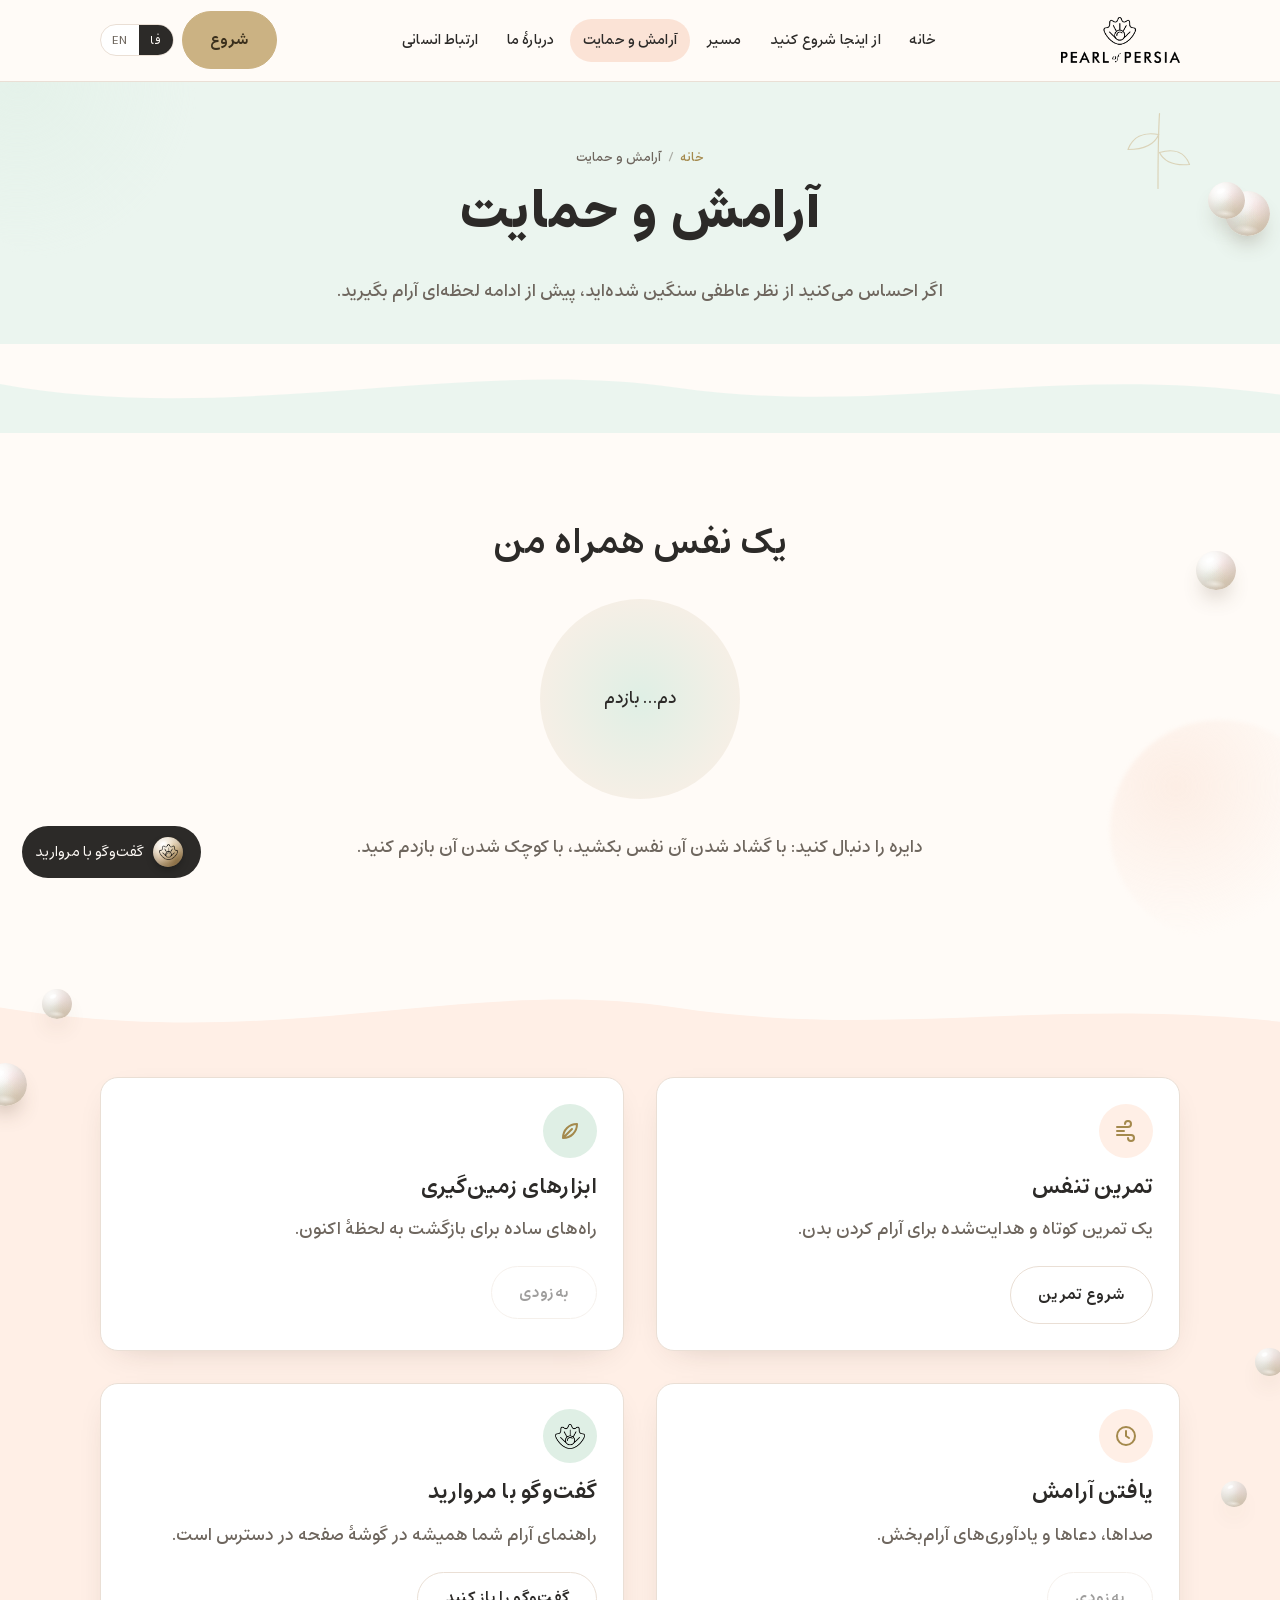
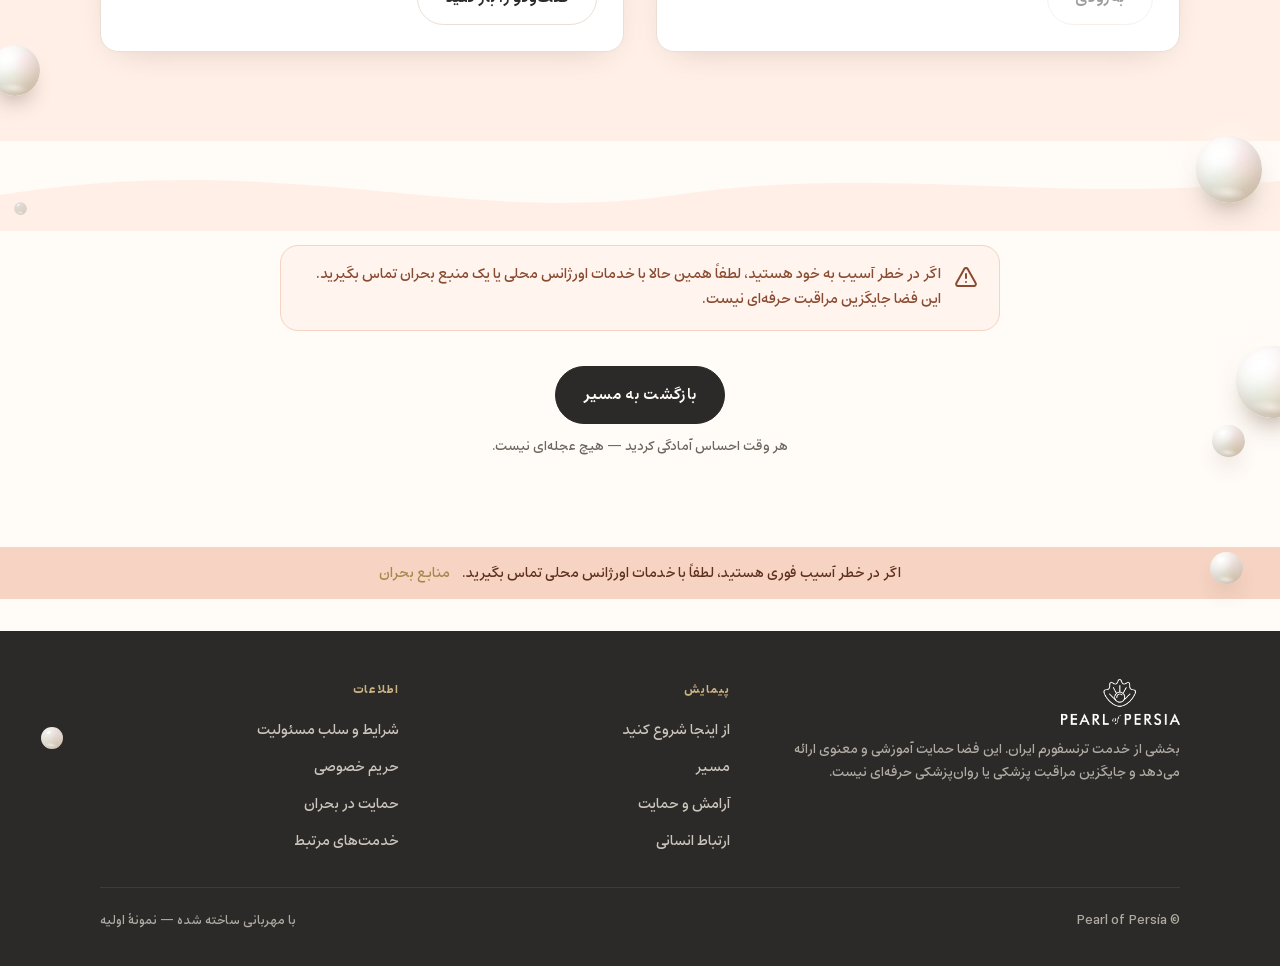
<file: grounding.html>
<!DOCTYPE html>
<html lang="fa" dir="rtl">
<head>
<meta charset="utf-8">
<meta name="viewport" content="width=device-width, initial-scale=1">
<title>آرامش و حمایت — Pearl of Persia</title>
<link rel="preconnect" href="https://fonts.googleapis.com">
<link rel="preconnect" href="https://fonts.gstatic.com" crossorigin>
<link href="https://fonts.googleapis.com/css2?family=Bodoni+Moda:ital,opt,wght@0,6..96,400;0,6..96,500;1,6..96,500&family=Jost:wght@300;400;500;600&display=swap" rel="stylesheet">
<link rel="stylesheet" href="assets/css/style.css?v=38">
</head>
<body class="lang-fa" dir="rtl">
<div id="site-header"></div>

<main>
  <div class="page-head sage-bg">
    <span class="deco-blob b-sage" style="width:260px;height:260px;top:-80px;inset-inline-end:-60px"></span>
    <span class="botanical" style="width:90px;height:90px;top:18px;inset-inline-start:6%;opacity:.5"><svg viewBox="0 0 120 120"><path d="M60 118 C60 80 60 50 62 18"/><path d="M61 46 C40 42 26 50 20 66 C42 66 55 60 61 46Z"/><path d="M62 70 C82 64 96 70 102 86 C80 88 68 82 62 70Z"/></svg></span>
    <div class="container">
      <div class="breadcrumb"><a href="index.html" data-fa="خانه" data-en="Home">خانه</a><span class="sep">/</span><span data-fa="آرامش و حمایت" data-en="Grounding & Support">آرامش و حمایت</span></div>
      <h1 data-edit="grounding.head.title" data-fa="آرامش و حمایت" data-en="Grounding & Support">آرامش و حمایت</h1>
      <p class="muted" data-edit="grounding.head.sub" data-fa="اگر احساس می‌کنید از نظر عاطفی سنگین شده‌اید، پیش از ادامه لحظه‌ای آرام بگیرید."
         data-en="If you feel emotionally overwhelmed, take a moment to slow down before continuing.">اگر احساس می‌کنید از نظر عاطفی سنگین شده‌اید، پیش از ادامه لحظه‌ای آرام بگیرید.</p>
    </div>
  </div>

  <div class="wave-sep flip wave-up" style="background:#EBF5EF"><svg viewBox="0 0 1440 101" preserveAspectRatio="none"><path fill="#FFFBF7" d="M0,56 C260,8 520,86 760,52 C1000,18 1180,80 1440,44 L1440,101 L0,101 Z"/></svg></div>

  <section style="overflow:hidden">
    <span class="deco-blob b-blush" style="width:220px;height:220px;bottom:-40px;inset-inline-start:-50px"></span>
    <div class="narrow center fade-up" style="position:relative;z-index:1">
      <h2 data-edit="grounding.breathe.title" data-fa="یک نفس همراه من" data-en="Breathe with me">یک نفس همراه من</h2>
      <div class="breath" id="breath"><span data-fa="دم… بازدم" data-en="In… out">دم… بازدم</span></div>
      <p class="muted" data-edit="grounding.breathe.body" data-fa="دایره را دنبال کنید: با گشاد شدن آن نفس بکشید، با کوچک شدن آن بازدم کنید."
         data-en="Follow the circle: breathe in as it grows, breathe out as it softens.">دایره را دنبال کنید: با گشاد شدن آن نفس بکشید، با کوچک شدن آن بازدم کنید.</p>
    </div>
  </section>

  <div class="wave-sep wave-down" style="background:transparent"><svg viewBox="0 0 1440 101" preserveAspectRatio="none"><path fill="#FFEFE6" d="M0,40 C320,92 520,4 760,40 C1000,76 1180,28 1440,56 L1440,101 L0,101 Z"/></svg></div>

  <section class="blush-bg" style="padding-top:1rem">
    <div class="container">
      <div class="tool-grid">
        <div class="card fade-up"><div class="ic-circle"><svg class="ic" viewBox="0 0 24 24" fill="none" stroke="currentColor" stroke-width="2"><path d="M3 8h11a3 3 0 1 0-3-3M3 16h14a3 3 0 1 1-3 3M3 12h7"/></svg></div>
          <h3 data-edit="grounding.c1.title" data-fa="تمرین تنفس" data-en="Breathing exercise">تمرین تنفس</h3>
          <p class="muted" data-fa="یک تمرین کوتاه و هدایت‌شده برای آرام کردن بدن." data-en="A short, guided exercise to settle the body.">یک تمرین کوتاه و هدایت‌شده برای آرام کردن بدن.</p>
          <a class="btn btn-soft" href="#breath" data-fa="شروع تمرین" data-en="Begin the exercise">شروع تمرین</a>
        </div>
        <div class="card sage fade-up"><div class="ic-circle"><svg class="ic" viewBox="0 0 24 24" fill="none" stroke="currentColor" stroke-width="2"><path d="M5 19c0-8 6-14 14-14 0 8-6 14-14 14ZM5 19c4-4 7-7 9-9"/></svg></div>
          <h3 data-edit="grounding.c2.title" data-fa="ابزارهای زمین‌گیری" data-en="Grounding tools">ابزارهای زمین‌گیری</h3>
          <p class="muted" data-fa="راه‌های ساده برای بازگشت به لحظهٔ اکنون." data-en="Simple ways to return to the present moment.">راه‌های ساده برای بازگشت به لحظهٔ اکنون.</p>
          <button class="btn btn-soft" disabled data-fa="به‌زودی" data-en="Coming soon">به‌زودی</button>
        </div>
        <div class="card fade-up"><div class="ic-circle"><svg class="ic" viewBox="0 0 24 24" fill="none" stroke="currentColor" stroke-width="2"><circle cx="12" cy="12" r="9"/><path d="M12 7v5l3 2"/></svg></div>
          <h3 data-edit="grounding.c3.title" data-fa="یافتن آرامش" data-en="Finding calm">یافتن آرامش</h3>
          <p class="muted" data-fa="صداها، دعاها و یادآوری‌های آرام‌بخش." data-en="Calming sounds, prayers, and gentle reminders.">صداها، دعاها و یادآوری‌های آرام‌بخش.</p>
          <button class="btn btn-soft" disabled data-fa="به‌زودی" data-en="Coming soon">به‌زودی</button>
        </div>
        <div class="card sage fade-up"><div class="ic-circle"><img src="assets/img/logo-symbol.png" alt="" style="width:30px;height:auto"></div>
          <h3 data-edit="grounding.c4.title" data-fa="گفت‌وگو با مروارید" data-en="Talk with Pearl">گفت‌وگو با مروارید</h3>
          <p class="muted" data-fa="راهنمای آرام شما همیشه در گوشهٔ صفحه در دسترس است." data-en="Your gentle guide is always there in the corner of the screen.">راهنمای آرام شما همیشه در گوشهٔ صفحه در دسترس است.</p>
          <button class="btn btn-soft" id="openKairosCard" data-fa="گفت‌وگو را باز کنید" data-en="Open the chat">گفت‌وگو را باز کنید</button>
        </div>
      </div>
    </div>
  </section>

  <div class="wave-sep flip wave-up" style="background:#FFEFE6"><svg viewBox="0 0 1440 101" preserveAspectRatio="none"><path fill="#FFFBF7" d="M0,40 C320,92 520,4 760,40 C1000,76 1180,28 1440,56 L1440,101 L0,101 Z"/></svg></div>

  <section style="padding-top:1rem">
    <div class="narrow">
      <div class="note note-warn fade-up">
        <svg class="ic" viewBox="0 0 24 24" fill="none" stroke="currentColor" stroke-width="2"><path d="M12 9v4M12 17h.01M10.3 3.9 2.4 18a2 2 0 0 0 1.7 3h15.8a2 2 0 0 0 1.7-3L13.7 3.9a2 2 0 0 0-3.4 0Z"/></svg>
        <span data-edit="grounding.warn" data-fa="اگر در خطر آسیب به خود هستید، لطفاً همین حالا با خدمات اورژانس محلی یا یک منبع بحران تماس بگیرید. این فضا جایگزین مراقبت حرفه‌ای نیست."
              data-en="If you are at risk of harming yourself, please contact your local emergency services or a crisis resource now. This space is not a substitute for professional care.">اگر در خطر آسیب به خود هستید، لطفاً همین حالا با خدمات اورژانس محلی تماس بگیرید.</span>
      </div>
      <div class="center" style="margin-top:2.2rem">
        <a class="btn" id="groundingNextBtn" href="journey.html" data-edit="grounding.btnReturn" data-fa="بازگشت به مسیر" data-en="Return to the journey">بازگشت به مسیر</a>
        <p class="btn-note" data-fa="هر وقت احساس آمادگی کردید — هیچ عجله‌ای نیست." data-en="Whenever you feel ready — there is no rush.">هر وقت احساس آمادگی کردید — هیچ عجله‌ای نیست.</p>
      </div>
    </div>
  </section>
</main>

<div id="site-footer"></div>
<div id="site-kairos"></div>
<script src="assets/js/content.js?v=38"></script>
<script src="assets/js/episodes.js?v=38"></script>
<script src="assets/js/app.js?v=38"></script>
<script>
  window.popPageInit = function(){
    var k = document.getElementById('openKairosCard');
    if (k) k.addEventListener('click', function(){
      var p = document.getElementById('kairosPanel');
      if (p) p.classList.add('open');
    });
    // If the visitor was mid-journey, point the bottom button at their last session
    var s = POP.getState();
    var btn = document.getElementById('groundingNextBtn');
    if (s.last && btn){
      btn.setAttribute('href', 'session.html?ep=' + s.last);
      btn.setAttribute('data-fa', 'ادامه از همان‌جا که بودید');
      btn.setAttribute('data-en', 'Continue where you left off');
    }
  };
</script>
</body>
</html>
</file>
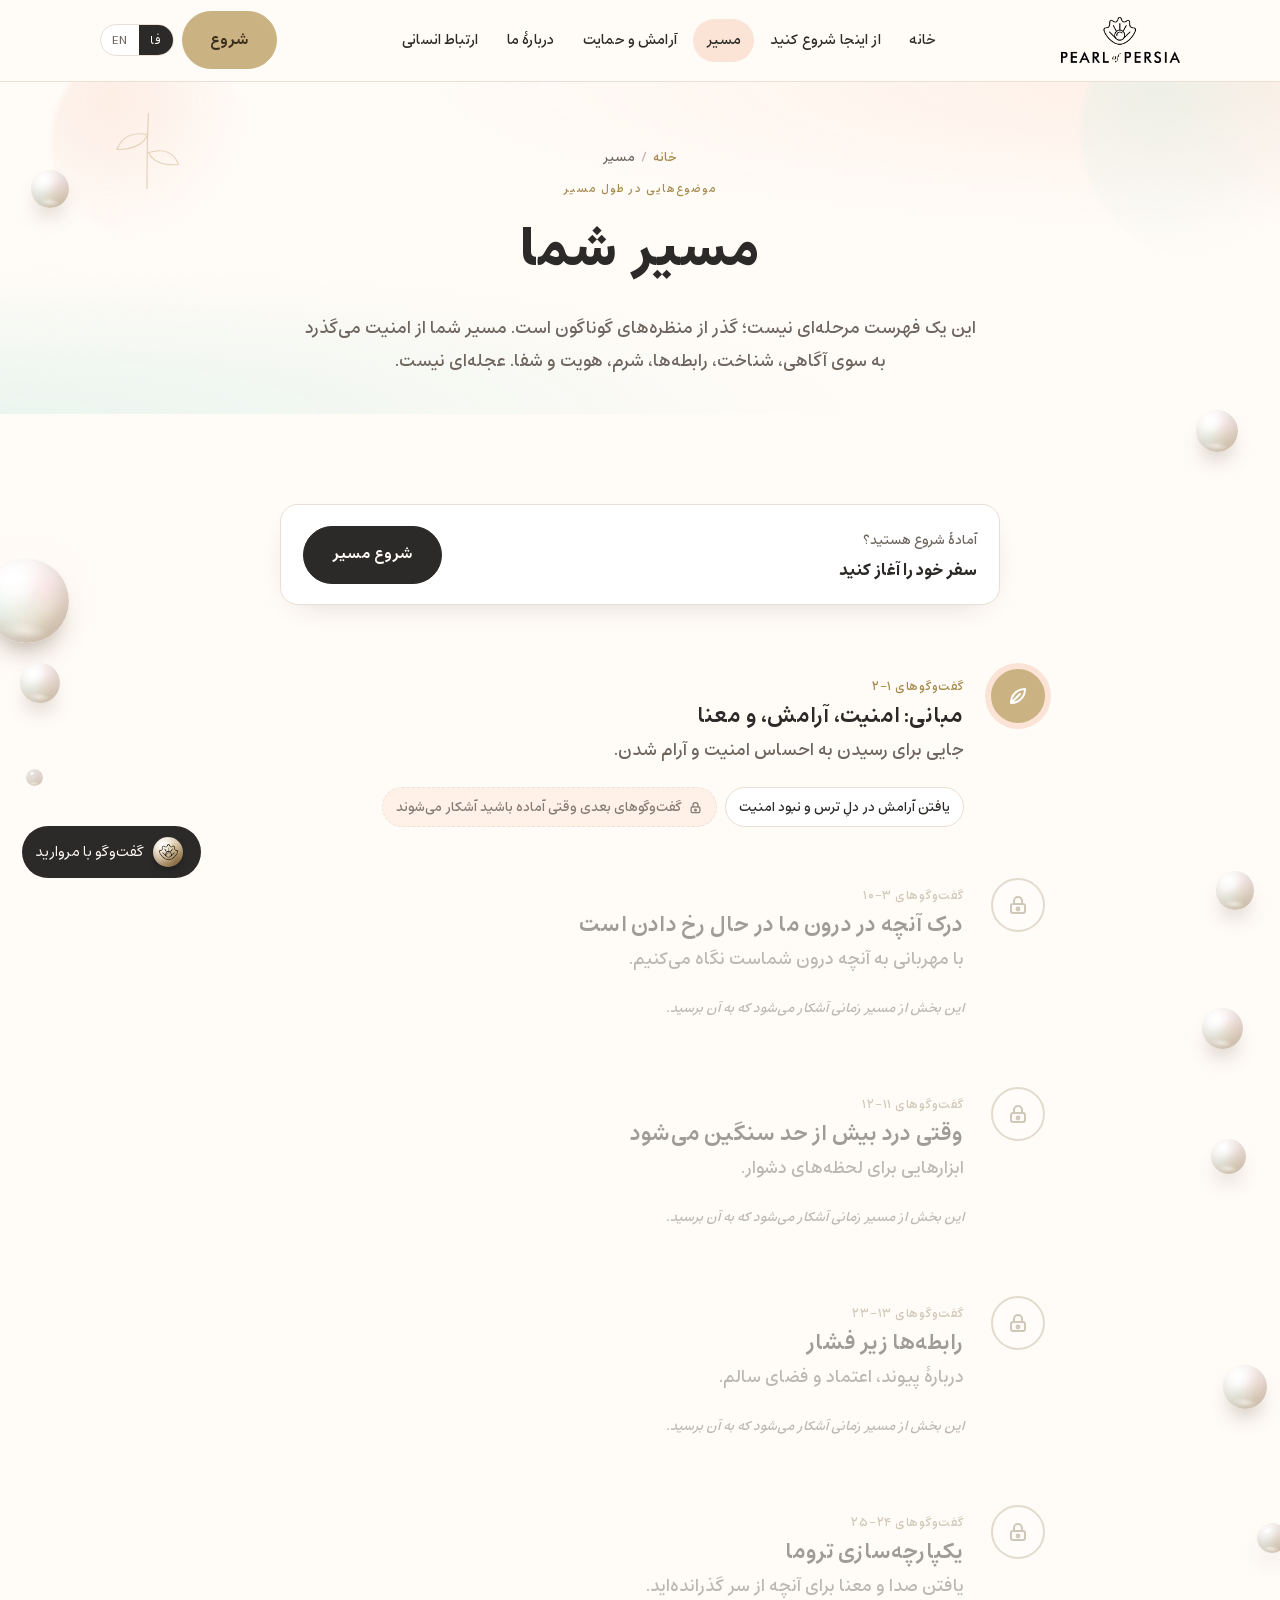
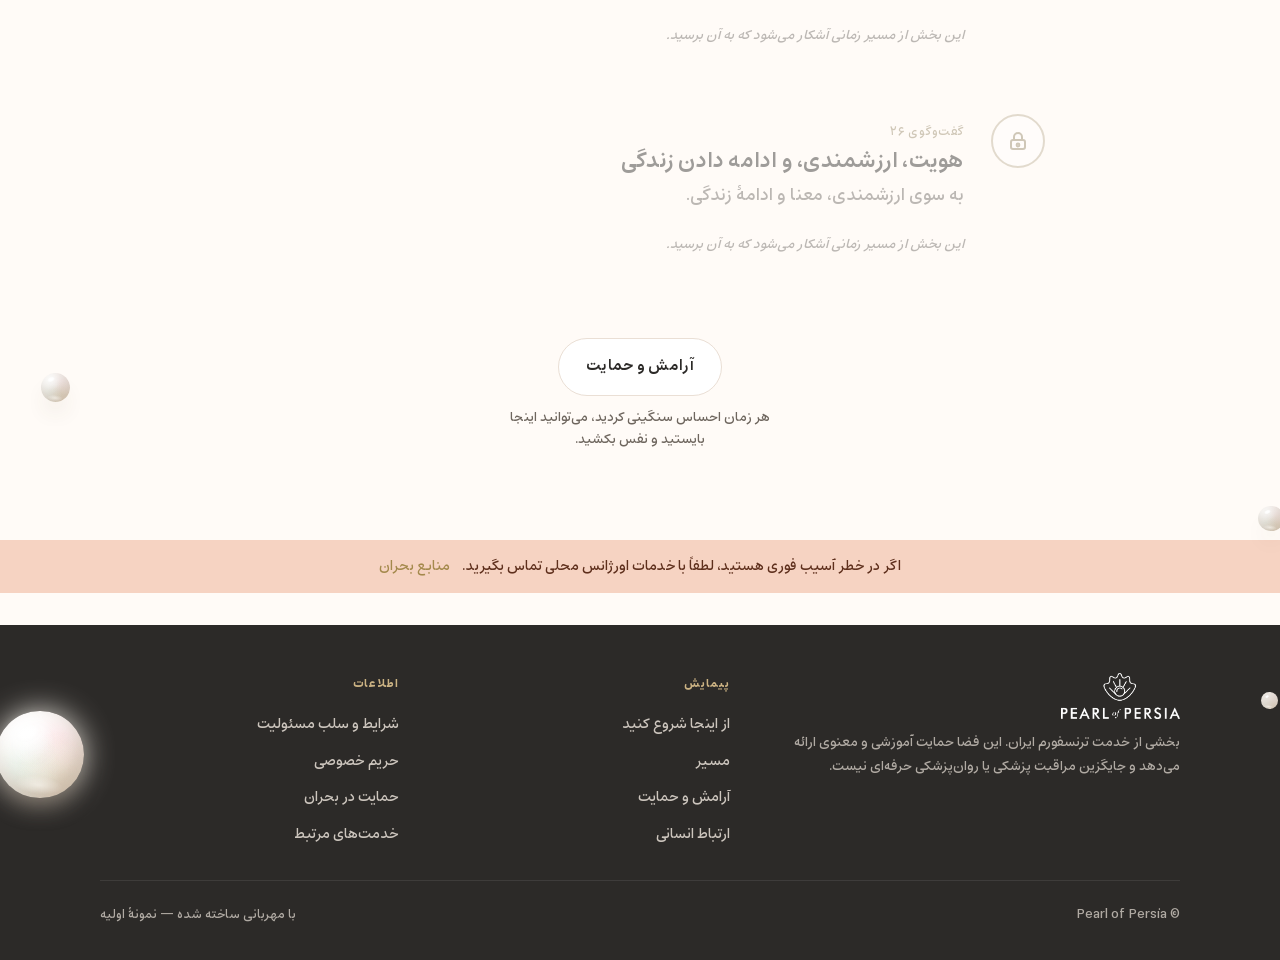
<file: journey.html>
<!DOCTYPE html>
<html lang="fa" dir="rtl">
<head>
<meta charset="utf-8">
<meta name="viewport" content="width=device-width, initial-scale=1">
<title>مسیر — Pearl of Persia</title>
<link rel="preconnect" href="https://fonts.googleapis.com">
<link rel="preconnect" href="https://fonts.gstatic.com" crossorigin>
<link href="https://fonts.googleapis.com/css2?family=Bodoni+Moda:ital,opt,wght@0,6..96,400;0,6..96,500;1,6..96,500&family=Jost:wght@300;400;500;600&display=swap" rel="stylesheet">
<link rel="stylesheet" href="assets/css/style.css?v=38">
</head>
<body class="lang-fa" dir="rtl">
<div id="site-header"></div>

<main>
  <div class="page-head soft-bg">
    <span class="deco-blob b-sage" style="width:260px;height:260px;top:-80px;inset-inline-start:-60px"></span>
    <span class="deco-blob b-blush" style="width:200px;height:200px;top:-40px;inset-inline-end:4%"></span>
    <span class="botanical" style="width:90px;height:90px;top:18px;inset-inline-end:8%;opacity:.5"><svg viewBox="0 0 120 120"><path d="M60 118 C60 80 60 50 62 18"/><path d="M61 46 C40 42 26 50 20 66 C42 66 55 60 61 46Z"/><path d="M62 70 C82 64 96 70 102 86 C80 88 68 82 62 70Z"/></svg></span>
    <div class="container">
      <div class="breadcrumb"><a href="index.html" data-fa="خانه" data-en="Home">خانه</a><span class="sep">/</span><span data-fa="مسیر" data-en="The Journey">مسیر</span></div>
      <p class="eyebrow" data-edit="journey.head.eyebrow" data-fa="موضوع‌هایی در طول مسیر" data-en="Themes along the journey">موضوع‌هایی در طول مسیر</p>
      <h1 data-edit="journey.head.title" data-fa="مسیر شما" data-en="Your Journey">مسیر شما</h1>
      <p class="muted" data-edit="journey.head.sub" data-fa="این یک فهرست مرحله‌ای نیست؛ گذر از منظره‌های گوناگون است. مسیر شما از امنیت می‌گذرد به سوی آگاهی، شناخت، رابطه‌ها، شرم، هویت و شفا. عجله‌ای نیست."
         data-en="This is not a checklist of stages; it is a passage through different landscapes. Your path moves from Safety toward Awareness, Understanding, Relationships, Shame, Identity, and Healing. There is no rush.">این یک فهرست مرحله‌ای نیست؛ گذر از منظره‌های گوناگون است.</p>
    </div>
  </div>

  <section>
    <div class="container">
      <div class="narrow" style="margin-bottom:2.4rem">
        <div class="resume-bar fade-up" id="resumeBar"></div>
      </div>

      <div class="journey-wrap">
        <div class="areas" id="areas"><!-- rendered by JS --></div>
      </div>

      <div class="center" style="margin-top:2.5rem">
        <a class="btn btn-soft" href="grounding.html" data-edit="journey.btnGrounding" data-fa="آرامش و حمایت" data-en="Grounding & Support">آرامش و حمایت</a>
        <p class="btn-note" data-fa="هر زمان احساس سنگینی کردید، می‌توانید اینجا بایستید و نفس بکشید."
           data-en="Whenever things feel heavy, you can pause here and breathe.">هر زمان احساس سنگینی کردید، می‌توانید اینجا بایستید و نفس بکشید.</p>
      </div>
    </div>
  </section>
</main>

<div id="site-footer"></div>
<div id="site-kairos"></div>
<script src="assets/js/content.js?v=38"></script>
<script src="assets/js/episodes.js?v=38"></script>
<script src="assets/js/app.js?v=38"></script>
<script>
  window.popPageInit = function(){
    function isFa(){ return POP.getState().lang === 'fa'; }

    function renderResume(){
      var fa = isFa(); var s = POP.getState();
      var bar = document.getElementById('resumeBar');
      if (s.last){
        var e = POP.EPISODES[s.last-1];
        var t = fa ? e.titleFa : e.titleEn;
        bar.innerHTML =
          '<div><span class="label">' + (fa?'بازگشت به آخرین نشست شما':'Return to your last session') + '</span><strong>' + t + '</strong></div>' +
          '<a class="btn" href="session.html?ep=' + s.last + '">' + (fa?'ادامه از همان‌جا':'Continue where you left off') + '</a>';
      } else {
        bar.innerHTML =
          '<div><span class="label">' + (fa?'آمادهٔ شروع هستید؟':'Ready to begin?') + '</span><strong>' + (fa?'سفر خود را آغاز کنید':'Start your journey') + '</strong></div>' +
          '<a class="btn" href="session.html?ep=1">' + (fa?'شروع مسیر':'Start your journey') + '</a>';
      }
    }

    function renderAreas(){
      var fa = isFa();
      var unlocked = POP.highestUnlocked();
      var html = '';
      POP.CLUSTERS.forEach(function(c, idx){
        var start = c.range[0], end = c.range[1];
        var reached = unlocked >= start;            // user has arrived at (or passed) this area
        var isCurrent = unlocked >= start && unlocked <= end;
        // an area one step beyond the current stays veiled; further ones too
        var veiled = !reached;

        var name = fa ? c.fa : c.en;
        var desc = fa ? c.descFa : c.descEn;
        var rangeLabel = (start === end)
          ? (fa ? ('گفت‌وگوی ' + POP.toFa(start)) : ('Conversation ' + start))
          : (fa ? ('گفت‌وگوهای ' + POP.toFa(start) + '–' + POP.toFa(end)) : ('Conversations ' + start + '–' + end));

        var sessions = '';
        if (reached){
          for (var n = start; n <= end; n++){
            var e = POP.EPISODES[n-1];
            var t = fa ? e.titleFa : e.titleEn;
            if (POP.isWatched(n)){
              sessions += '<a class="sess-chip done" href="session.html?ep='+n+'"><svg class="ic" viewBox="0 0 24 24" fill="none" stroke="currentColor" stroke-width="2"><path d="M5 13l4 4L19 7"/></svg>'+t+'</a>';
            } else if (POP.isUnlocked(n)){
              sessions += '<a class="sess-chip" href="session.html?ep='+n+'">'+t+'</a>';
            } else {
              // within a reached area, not-yet-unlocked sessions are simply not shown yet
              // (they "appear" only when you arrive) — show a single soft placeholder once
            }
          }
          // soft hint that more will appear within this area
          if (isCurrent && end > unlocked){
            sessions += '<span class="sess-chip locked"><svg class="ic" viewBox="0 0 24 24" fill="none" stroke="currentColor" stroke-width="2"><circle cx="12" cy="16" r="1.4"/><rect x="5" y="11" width="14" height="9" rx="2"/><path d="M8 11V8a4 4 0 0 1 8 0v3"/></svg>'+(fa?'گفت‌وگوهای بعدی وقتی آماده باشید آشکار می‌شوند':'more conversations appear as you go')+'</span>';
          }
        }

        html +=
          '<div class="area '+(reached?'reached ':'')+(isCurrent?'current ':'')+(veiled?'veiled':'')+'">' +
            '<div class="area-marker">' +
              '<div class="area-dot">' + (reached
                  ? '<svg class="ic" viewBox="0 0 24 24" fill="none" stroke="currentColor" stroke-width="2"><path d="M5 19c0-8 6-14 14-14 0 8-6 14-14 14ZM5 19c4-4 7-7 9-9"/></svg>'
                  : '<svg class="ic" viewBox="0 0 24 24" fill="none" stroke="currentColor" stroke-width="2"><circle cx="12" cy="16" r="1.4"/><rect x="5" y="11" width="14" height="9" rx="2"/><path d="M8 11V8a4 4 0 0 1 8 0v3"/></svg>') +
              '</div>' +
              '<div class="area-line"></div>' +
            '</div>' +
            '<div class="area-body">' +
              '<span class="area-range">' + rangeLabel + '</span>' +
              '<h3>' + name + '</h3>' +
              '<p class="muted">' + desc + '</p>' +
              (veiled
                ? '<p class="veil-hint">' + (fa?'این بخش از مسیر زمانی آشکار می‌شود که به آن برسید.':'This part of the path reveals itself when you arrive.') + '</p>'
                : '<div class="area-sessions">' + sessions + '</div>') +
            '</div>' +
          '</div>';
      });
      document.getElementById('areas').innerHTML = html;
    }

    function renderAll(){ renderResume(); renderAreas(); }
    renderAll();
    document.addEventListener('pop:lang', renderAll);
  };
</script>
</body>
</html>
</file>
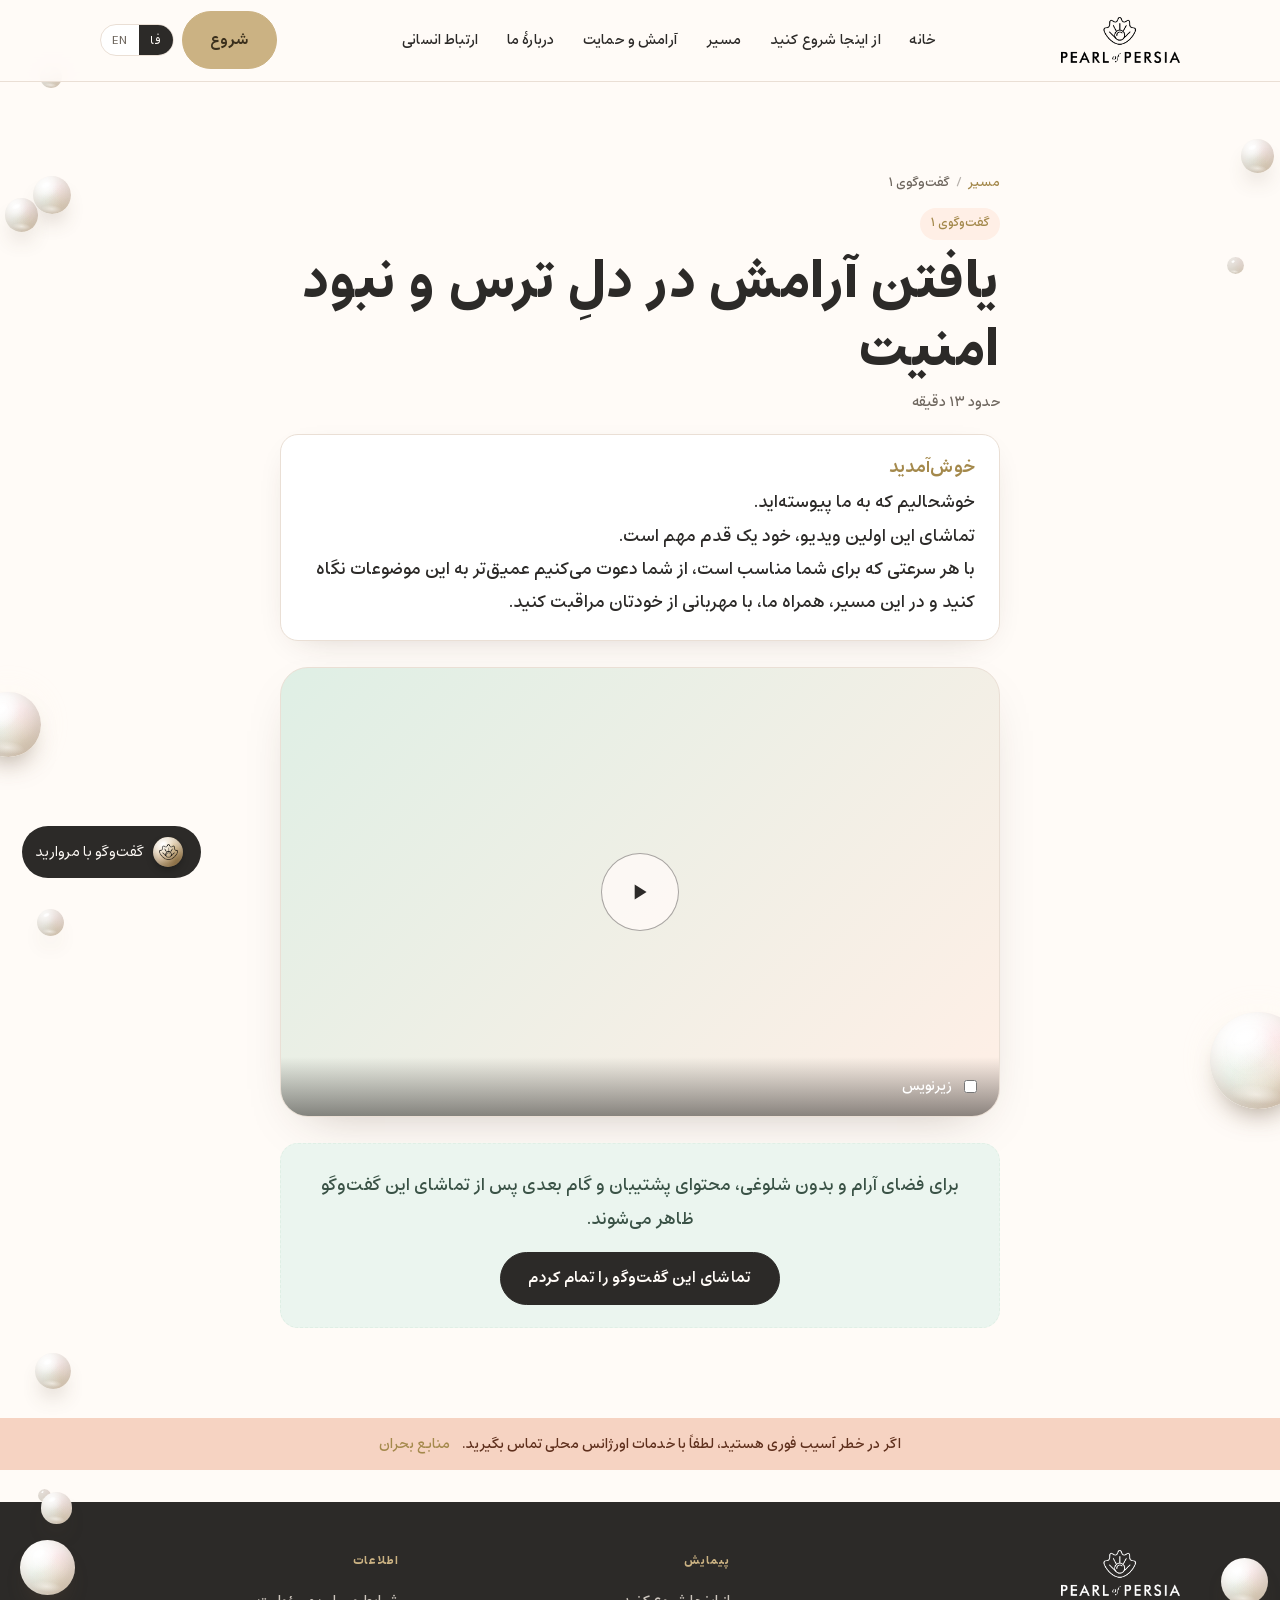
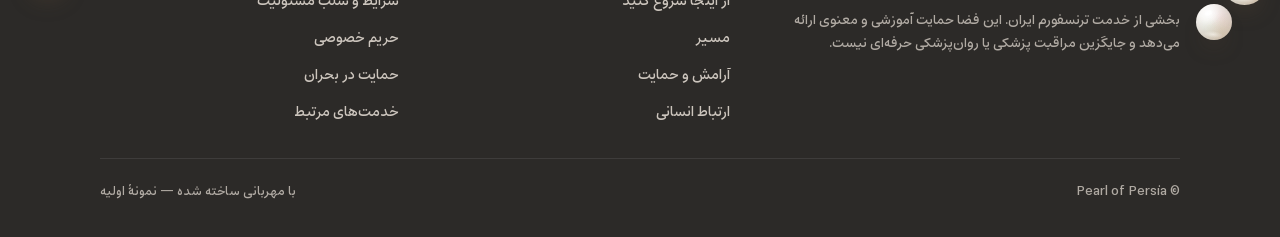
<file: session.html>
<!DOCTYPE html>
<html lang="fa" dir="rtl">
<head>
<meta charset="utf-8">
<meta name="viewport" content="width=device-width, initial-scale=1">
<title>گفت‌وگو — Pearl of Persia</title>
<link rel="preconnect" href="https://fonts.googleapis.com">
<link rel="preconnect" href="https://fonts.gstatic.com" crossorigin>
<link href="https://fonts.googleapis.com/css2?family=Bodoni+Moda:ital,opt,wght@0,6..96,400;0,6..96,500;1,6..96,500&family=Jost:wght@300;400;500;600&display=swap" rel="stylesheet">
<link rel="stylesheet" href="assets/css/style.css?v=38">
</head>
<body class="lang-fa" dir="rtl">
<div id="site-header"></div>

<main>
  <section>
    <div class="narrow" id="sessionRoot"><!-- rendered by JS --></div>
  </section>
</main>

<div id="site-footer"></div>
<div id="site-kairos"></div>
<script src="assets/js/content.js?v=38"></script>
<script src="assets/js/episodes.js?v=38"></script>
<script src="assets/js/app.js?v=38"></script>
<script>
  window.popPageInit = function(){
    function isFa(){ return POP.getState().lang === 'fa'; }
    function qp(name){ return new URLSearchParams(location.search).get(name); }
    var id = parseInt(qp('ep'), 10);
    if (!id || id < 1 || id > POP.EPISODES.length) id = POP.highestUnlocked();

    function buildPlayer(ep, fa){
      if (ep.videoUrl){
        var url = ep.videoUrl, embed = '';
        var yt = url.match(/(?:youtu\.be\/|youtube\.com\/(?:watch\?v=|embed\/))([\w-]{6,})/);
        var vm = url.match(/vimeo\.com\/(?:video\/)?(\d+)/);
        if (yt) embed = '<iframe src="https://www.youtube.com/embed/'+yt[1]+'" frameborder="0" allow="encrypted-media; picture-in-picture" allowfullscreen style="position:absolute;inset:0;width:100%;height:100%;border:0"></iframe>';
        else if (vm) embed = '<iframe src="https://player.vimeo.com/video/'+vm[1]+'" frameborder="0" allow="fullscreen; picture-in-picture" allowfullscreen style="position:absolute;inset:0;width:100%;height:100%;border:0"></iframe>';
        else embed = '<video controls playsinline src="'+url+'" style="position:absolute;inset:0;width:100%;height:100%;object-fit:cover;background:#000"></video>';
        return '<div class="video-frame tall" id="player" style="overflow:hidden">'+embed+'</div>';
      }
      return '<div class="video-frame tall" id="player">' +
        '<button class="play-btn" id="playBtn" aria-label="Play"><svg viewBox="0 0 24 24" fill="currentColor"><path d="M8 5v14l11-7z"/></svg></button>' +
        '<div class="video-caption"><label style="display:flex;gap:.5rem;align-items:center;cursor:pointer"><input type="checkbox" id="ccToggle"> <span>' + (fa?'زیرنویس':'Captions') + '</span></label></div>' +
      '</div>';
    }

    // Stella's full per-episode structure (Welcome → Video → Pause → Steps 1–4 → Questions → Spiritual)
    // Bilingual: each field may have an ...En variant; falls back to Farsi when no translation exists.
    function pick(rc, field, fa){ return (fa || !rc[field + 'En']) ? (rc[field] || '') : rc[field + 'En']; }

    // Plain text (from the admin dashboard) → gentle HTML.
    // Blank line = new paragraph; lines starting with "-"/"*" = bullets; "1." style = numbered.
    function textToHtml(t){
      if (!t) return '';
      var e = String(t).replace(/&/g,'&amp;').replace(/</g,'&lt;').replace(/>/g,'&gt;');
      return e.split(/\n\s*\n/).map(function(block){
        var lines = block.split('\n').filter(function(l){ return l.trim().length; });
        if (!lines.length) return '';
        var isUl = lines.every(function(l){ return /^\s*[-*•]\s+/.test(l); });
        var isOl = lines.every(function(l){ return /^\s*[\d۰-۹]+[\.\)]\s*/.test(l); });
        if (isUl) return '<ul>'+lines.map(function(l){ return '<li>'+l.replace(/^\s*[-*•]\s+/,'')+'</li>'; }).join('')+'</ul>';
        if (isOl) return '<ol>'+lines.map(function(l){ return '<li>'+l.replace(/^\s*[\d۰-۹]+[\.\)]\s*/,'')+'</li>'; }).join('')+'</ol>';
        return '<p>'+lines.join('<br>')+'</p>';
      }).join('');
    }
    function listToHtml(t){
      if (!t) return '';
      var e = String(t).replace(/&/g,'&amp;').replace(/</g,'&lt;').replace(/>/g,'&gt;');
      var items = e.split(/\n+/).filter(function(l){ return l.trim().length; })
        .map(function(l){ return '<li>'+l.replace(/^\s*[\d۰-۹]+[\.\)]\s*/,'')+'</li>'; });
      return items.length ? '<ol>'+items.join('')+'</ol>' : '';
    }

    // Effective episode content = defaults (episodes.js) overridden by the admin dashboard.
    function buildRc(id){
      var base = (window.EP_RICH || {})[id];
      var sessions = (window.POPContent && POPContent.getSessions()) || {};
      var ov = sessions[id] || sessions[String(id)] || {};
      var MAP = [
        ['w','welcome',textToHtml], ['p','pause',textToHtml], ['s1','step1',textToHtml],
        ['s2','step2',textToHtml], ['s4','step4',textToHtml], ['q','questions',listToHtml],
        ['sp','spiritual',textToHtml], ['th','think',textToHtml]
      ];
      var anyAdmin = MAP.some(function(m){ return (ov[m[0]+'_bodyFa']||'').length || (ov[m[0]+'_bodyEn']||'').length; });
      if (!base && !anyAdmin) return null;
      var rc = {}; if (base) for (var k in base) rc[k] = base[k];
      var STD = window.EP_STD || { fa:{}, en:{} };
      MAP.forEach(function(m){
        var pre = m[0], name = m[1], conv = m[2];
        if (ov[pre+'_titleFa']) rc[name+'Title'] = ov[pre+'_titleFa'];
        else if (rc[name+'Title'] == null) rc[name+'Title'] = STD.fa[name] || '';
        if (ov[pre+'_titleEn']) rc[name+'TitleEn'] = ov[pre+'_titleEn'];
        else if (rc[name+'TitleEn'] == null && STD.en[name]) rc[name+'TitleEn'] = STD.en[name];
        if (ov[pre+'_bodyFa']) rc[name+'Html'] = conv(ov[pre+'_bodyFa']);
        if (ov[pre+'_bodyEn']) rc[name+'HtmlEn'] = conv(ov[pre+'_bodyEn']);
      });
      rc.step3Title = rc.step3Title || STD.fa.step3;              rc.step3TitleEn = rc.step3TitleEn || STD.en.step3;
      rc.step3LinkQuestions = rc.step3LinkQuestions || STD.fa.linkQuestions;   rc.step3LinkQuestionsEn = rc.step3LinkQuestionsEn || STD.en.linkQuestions;
      rc.step3LinkSpiritual = rc.step3LinkSpiritual || STD.fa.linkSpiritual;   rc.step3LinkSpiritualEn = rc.step3LinkSpiritualEn || STD.en.linkSpiritual;
      rc.askPearlLabel = rc.askPearlLabel || STD.fa.askPearl;     rc.askPearlLabelEn = rc.askPearlLabelEn || STD.en.askPearl;
      rc.nextLabel = rc.nextLabel || STD.fa.next;                 rc.nextLabelEn = rc.nextLabelEn || STD.en.next;
      if (ov.breatheCircle === '1') rc.breatheCircle = true;
      else if (ov.breatheCircle === '0') rc.breatheCircle = false;
      return rc;
    }

    function richSupportHtml(rc, id, hasNext, fa){
      function v(f){ return pick(rc, f, fa); }
      function has(f){ return !!(rc[f] || rc[f+'En']); }
      var html = '';
      if (has('pauseHtml')) html += '<div class="ep-step"><h3>' + v('pauseTitle') + '</h3>' + v('pauseHtml') + '</div>';
      if (has('step1Html')) html += '<div class="ep-step"><h3>' + v('step1Title') + '</h3>' +
          (rc.breatheCircle
            ? '<div class="step1-flex"><div class="step1-body">' + v('step1Html') + '</div>' +
              '<div class="breath breath-sm"><span>' + (fa ? 'دم… بازدم' : 'In… out') + '</span></div></div>'
            : v('step1Html')) + '</div>';
      if (has('step2Html')) html += '<div class="ep-step"><h3>' + v('step2Title') + '</h3>' + v('step2Html') + '</div>';
      // Step 3 — Stella (14 Jul 2026): both reflection sections expand IN PLACE
      // (accordion), so the page doesn't jump and Step 4 stays visible.
      var hasQ = has('questionsHtml'), hasSp = has('spiritualHtml');
      var chev = '<svg class="acc-chevron" viewBox="0 0 24 24" fill="none" stroke="currentColor" stroke-width="2" width="18" height="18"><path d="M6 9l6 6 6-6"/></svg>';
      if (hasQ || hasSp){
        html += '<div class="ep-step"><h3>' + v('step3Title') + '</h3>' +
          (hasQ ? '<details class="ep-acc acc-questions"><summary>' + v('questionsTitle') + chev + '</summary><div class="acc-body">' + v('questionsHtml') + '</div></details>' : '') +
          (hasSp ? '<details class="ep-acc acc-spiritual"><summary>' + v('spiritualTitle') + chev + '</summary><div class="acc-body">' + v('spiritualHtml') +
              (has('thinkHtml') ? '<div class="spirit-think"><h4>' + v('thinkTitle') + '</h4>' + v('thinkHtml') + '</div>' : '') +
            '</div></details>' : '') +
        '</div>';
      }
      html += '<div class="ep-step"><h3>' + v('step4Title') + '</h3>' + v('step4Html') +
          '<p class="muted" style="margin-top:1.1rem">' + v('askPearlLabel') + '</p>' +
          '<button class="btn btn-soft" id="askPearlBtn"><img src="assets/img/logo-symbol.png" alt="" style="width:18px;height:auto"> ' + (fa ? 'گفت‌وگو با مروارید' : 'Talk with Pearl') + '</button>' +
          (hasNext
            ? '<p class="muted" style="margin-top:1.3rem">' + v('nextLabel') + '</p>' +
              '<a class="btn btn-gold btn-lg" href="session.html?ep=' + (id+1) + '">' + (fa ? 'ویدیوی بعدی' : 'Next video') + '</a>'
            : '') +
        '</div>';
      html += supportHtml(fa);
      return html;
    }

    // "Need More Support?" — Stella's closing support block (14 Jul 2026),
    // shown once at the end of every episode page, after the next-video step.
    // The pastors line links to the Connection page until she supplies
    // specific contact information.
    function supportHtml(fa){
      if (fa) return '' +
        '<div class="more-support">' +
          '<h3>اگر به حمایت بیشتری نیاز دارید</h3>' +
          '<p>این ویدیوها برای همراهی شما در مسیر شفا و ترمیم تهیه شده‌اند، اما جایگزین درمان یا مراقبت حرفه‌ای نیستند.</p>' +
          '<p>در ادامهٔ این مسیر، با خودتان صبور و مهربان باشید. با سرعتی که برای شما مناسب است پیش بروید و در حالی که قدم‌هایی شجاعانه به سوی شفا برمی‌دارید، از منابع و خدمات حمایتی موجود نیز استفاده کنید.</p>' +
          '<p>ما باور داریم که خدا برای شما نیکویی، امید و آینده‌ای روشن در نظر گرفته است، و شاید آزادی از دردهایی که با خود حمل کرده‌اید، بخشی از این هدیه باشد.</p>' +
          '<p><b>اگر مایل باشید، می‌توانید:</b></p>' +
          '<ul><li><a href="connection.html">با یکی از شبانان یا اعضای تیم همراهی ما گفتگو کنید</a></li></ul>' +
          '<blockquote class="verse">«زیرا من نقشه‌هایی را که برای شما دارم می‌دانم، نقشه‌هایی برای سلامتی و نه آسیب، برای بخشیدن امید و آینده‌ای روشن.»' +
            '<span class="verse-ref">ارمیا ۲۹:۱۱</span></blockquote>' +
        '</div>';
      return '' +
        '<div class="more-support">' +
          '<h3>Need More Support?</h3>' +
          '<p>These videos are intended to support your healing journey, but they are not a substitute for professional care.</p>' +
          '<p>As you continue on this journey, be patient and gentle with yourself. Move at a pace that feels right for you, and don’t hesitate to make use of the support and resources available as you take courageous steps toward healing.</p>' +
          '<p>We believe God has good plans for you, and that freedom from the pain you have carried may be part of the hope He has for your life.</p>' +
          '<p><b>If you would like additional support, you may also:</b></p>' +
          '<ul><li><a href="connection.html">Talk with one of our pastors</a></li></ul>' +
          '<blockquote class="verse">“For I know the plans I have for you,” declares the Lord, “plans to prosper you and not to harm you, plans to give you hope and a future.”' +
            '<span class="verse-ref">Jeremiah 29:11</span></blockquote>' +
        '</div>';
    }

    function render(){
      var fa = isFa();
      var root = document.getElementById('sessionRoot');
      var ep = POP.EPISODES[id-1];
      var rc = buildRc(id);

      // ----- LOCKED STATE -----
      if (!POP.isUnlocked(id)){
        var nextUp = POP.highestUnlocked();
        root.innerHTML =
          '<div class="locked-page fade-up in">' +
            '<svg class="ic ic-lg" viewBox="0 0 24 24" fill="none" stroke="currentColor" stroke-width="2"><rect x="5" y="11" width="14" height="9" rx="2"/><path d="M8 11V8a4 4 0 0 1 8 0v3"/></svg>' +
            '<h1>' + (fa?'این گفت‌وگو هنوز پیشِ روی شماست':'This conversation is still ahead of you') + '</h1>' +
            '<p class="muted">' + (fa
                ? 'هر گفت‌وگو زمانی آشکار می‌شود که با گفت‌وگوی پیش از آن زمانی گذرانده باشید. این کار به شما کمک می‌کند بی‌شتاب و با فضای کافی برای تأمل پیش بروید.'
                : 'Each conversation appears once you have spent time with the one before it. This helps you move unhurried, with room to reflect.') + '</p>' +
            '<a class="btn btn-lg" href="session.html?ep=' + nextUp + '">' + (fa?'برو به گفت‌وگوی بعدیِ آماده':'Go to your next available conversation') + '</a>' +
            '<p class="btn-note"><a href="journey.html">' + (fa?'بازگشت به مسیر':'Back to the journey') + '</a></p>' +
          '</div>';
        return;
      }

      POP.setLast(id);
      var watched = POP.isWatched(id);
      var title = fa ? ep.titleFa : ep.titleEn;
      var sub   = fa ? ep.subFa : ep.subEn;
      var desc  = fa ? ep.descFa : ep.descEn;
      var epLabel = fa ? ('گفت‌وگوی ' + POP.toFa(ep.id)) : ('Conversation ' + ep.id);
      var lenLabel = fa ? ('حدود ' + POP.toFa(ep.length) + ' دقیقه') : ('about ' + ep.length + ' min');

      var hasNext = id < POP.EPISODES.length;

      root.innerHTML =
        '<div class="breadcrumb" style="justify-content:flex-start"><a href="journey.html">' + (fa?'مسیر':'The Journey') + '</a><span class="sep">/</span><span>' + epLabel + '</span></div>' +
        '<div class="session-top">' +
          '<div><span class="pill">' + epLabel + '</span><h1 style="margin:.6rem 0 .2rem">' + title + '</h1>' +
            (sub ? '<p class="ep-sub">' + sub + '</p>' : '') + '</div>' +
        '</div>' +
        '<div class="session-meta"><span>' + lenLabel + '</span>' + (watched ? '<span class="pill"><svg class="ic" viewBox="0 0 24 24" fill="none" stroke="currentColor" stroke-width="2"><path d="M5 13l4 4L19 7"/></svg>'+(fa?'تماشا شده':'Watched')+'</span>' : '') + '</div>' +
        (rc && (rc.welcomeHtml || rc.welcomeHtmlEn)
          ? '<div class="ep-welcome"><h2>' + pick(rc, 'welcomeTitle', fa) + '</h2>' + pick(rc, 'welcomeHtml', fa) + '</div>'
          : (desc ? '<p class="muted" style="margin-top:1rem">' + desc + '</p>' : '')) +

        // PLAYER (uses the content-manager's video URL when set, else a placeholder)
        '<div class="session-player">' + buildPlayer(ep, fa) + '</div>' +

        // GATE: supporting material hidden until watched
        '<div class="reveal-gate">' +
          '<div id="watchGate" class="locked-overlay" ' + (watched?'hidden':'') + '>' +
            '<p style="margin:.2rem 0">' + (fa?'برای فضای آرام و بدون شلوغی، محتوای پشتیبان و گام بعدی پس از تماشای این گفت‌وگو ظاهر می‌شوند.':'For a calm, uncluttered space, the supporting material and next step appear after you have watched this conversation.') + '</p>' +
            '<button class="btn" id="finishBtn" style="margin-top:.8rem">' + (fa?'تماشای این گفت‌وگو را تمام کردم':'I have finished watching') + '</button>' +
          '</div>' +

          '<div class="support" id="support" ' + (watched?'':'hidden') + '>' +
          (rc ? richSupportHtml(rc, id, hasNext, fa) : (
            '<div class="takeaways" style="margin-top:1.6rem"><h3>' + (fa?'نکته‌های کلیدی':'Key takeaways') + '</h3><ul>' +
              '<li>' + (fa?'یک یادآوری آرام از این گفت‌وگو. (نمونه)':'A gentle reminder from this conversation. (placeholder)') + '</li>' +
              '<li>' + (fa?'چیزی برای همراه‌داشتن در طول روز. (نمونه)':'Something to carry with you today. (placeholder)') + '</li>' +
            '</ul></div>' +

            '<h3 style="margin-top:1.8rem">' + (fa?'پس از این گفت‌وگو':'After this conversation') + '</h3>' +
            '<div class="support-links">' +
              '<a class="support-link" href="grounding.html"><svg class="ic" viewBox="0 0 24 24" fill="none" stroke="currentColor" stroke-width="2"><path d="M3 8h11a3 3 0 1 0-3-3M3 16h14a3 3 0 1 1-3 3M3 12h7"/></svg><span><b>' + (fa?'آرام‌سازی و تنظیم':'Calming & regulation') + '</b><small>' + (fa?'تمرین‌های کوتاه برای آرام شدن':'short exercises to settle') + '</small></span></a>' +
              '<a class="support-link" href="#worksheet"><svg class="ic" viewBox="0 0 24 24" fill="none" stroke="currentColor" stroke-width="2"><path d="M9 6v12M15 6v12"/></svg><span><b>' + (fa?'مکث و تأمل':'Pause & reflect') + '</b><small>' + (fa?'پرسش‌ها و تمرین‌ها':'questions & activations') + '</small></span></a>' +
              '<a class="support-link" href="about.html#faq"><svg class="ic" viewBox="0 0 24 24" fill="none" stroke="currentColor" stroke-width="2"><path d="M12 3v14M6 11l6 6 6-6M5 21h14"/></svg><span><b>' + (fa?'عمیق‌تر شدن':'Go deeper') + '</b><small>' + (fa?'منابع بیشتر':'further resources') + '</small></span></a>' +
            '</div>' +

            // WORKSHEET
            '<div class="worksheet" id="worksheet"><div><b>' + (fa?'کاربرگ «پرسش‌ها و تمرین‌ها»':'“Questions & Activations” worksheet') + '</b><br><small class="muted">' + (fa?'برای تأمل و تمرین دانلود کنید':'download for reflection & practice') + '</small></div>' +
              '<a class="btn btn-soft" href="' + (ep.worksheetUrl || 'assets/files/worksheet-sample.txt') + '" download target="_blank"><svg class="ic" viewBox="0 0 24 24" fill="none" stroke="currentColor" stroke-width="2"><path d="M12 3v12M7 11l5 5 5-5M5 21h14"/></svg>' + (fa?'دانلود کاربرگ':'Download worksheet') + '</a>' +
            '</div>' +

            // NEXT
            '<div class="next-block">' +
              '<p class="muted">' + (fa?'اگر این گفت‌وگو برایتان معنادار بود و زمانی برای تأمل گذاشتید، شاید بخواهید با گفت‌وگوی بعدی ادامه دهید.':'If this conversation was meaningful to you, and you have taken some time to reflect, you may want to continue with the next one.') + '</p>' +
              (hasNext
                ? '<a class="btn btn-lg btn-gold" href="session.html?ep=' + (id+1) + '">' + (fa?'گفت‌وگوی بعدی':'Next conversation') + ' <svg class="ic next-arrow" viewBox="0 0 24 24" fill="none" stroke="currentColor" stroke-width="2"><path d="M5 12h14M13 6l6 6-6 6"/></svg></a>'
                : '<p>' + (fa?'به پایان این مسیر رسیده‌اید. با مهربانی با خودتان باشید.':'You have reached the end of this path. Be gentle with yourself.') + '</p>') +
            '</div>' +
            supportHtml(fa)
          )) +
          '</div>' +
        '</div>';

      // arrow mirroring for RTL
      var arrow = root.querySelector('.next-arrow');
      if (arrow && fa) arrow.style.transform = 'scaleX(-1)';

      // interactions
      var ap = document.getElementById('askPearlBtn');
      if (ap) ap.addEventListener('click', function(){
        var p = document.getElementById('kairosPanel');
        if (p) p.classList.add('open');
      });
      var playBtn = document.getElementById('playBtn');
      if (playBtn) playBtn.addEventListener('click', function(){
        var p = document.getElementById('player');
        p.querySelector('.play-btn').style.display = 'none';
        var note = document.createElement('div');
        note.style.cssText = 'color:#fff;text-align:center;position:absolute;inset:0;display:grid;place-items:center';
        note.innerHTML = '<div><p style="font-size:2rem;margin:0">▶</p><p class="tiny">' + (fa?'در حال پخش (نمونه)':'Playing (placeholder)') + '</p></div>';
        p.appendChild(note);
      });

      var finishBtn = document.getElementById('finishBtn');
      if (finishBtn) finishBtn.addEventListener('click', function(){
        POP.markWatched(id);
        document.getElementById('watchGate').setAttribute('hidden','');
        var sup = document.getElementById('support');
        sup.removeAttribute('hidden');
        sup.scrollIntoView({ behavior:'smooth', block:'start' });
      });
    }

    render();
    document.addEventListener('pop:lang', render);
  };
</script>
</body>
</html>
</file>
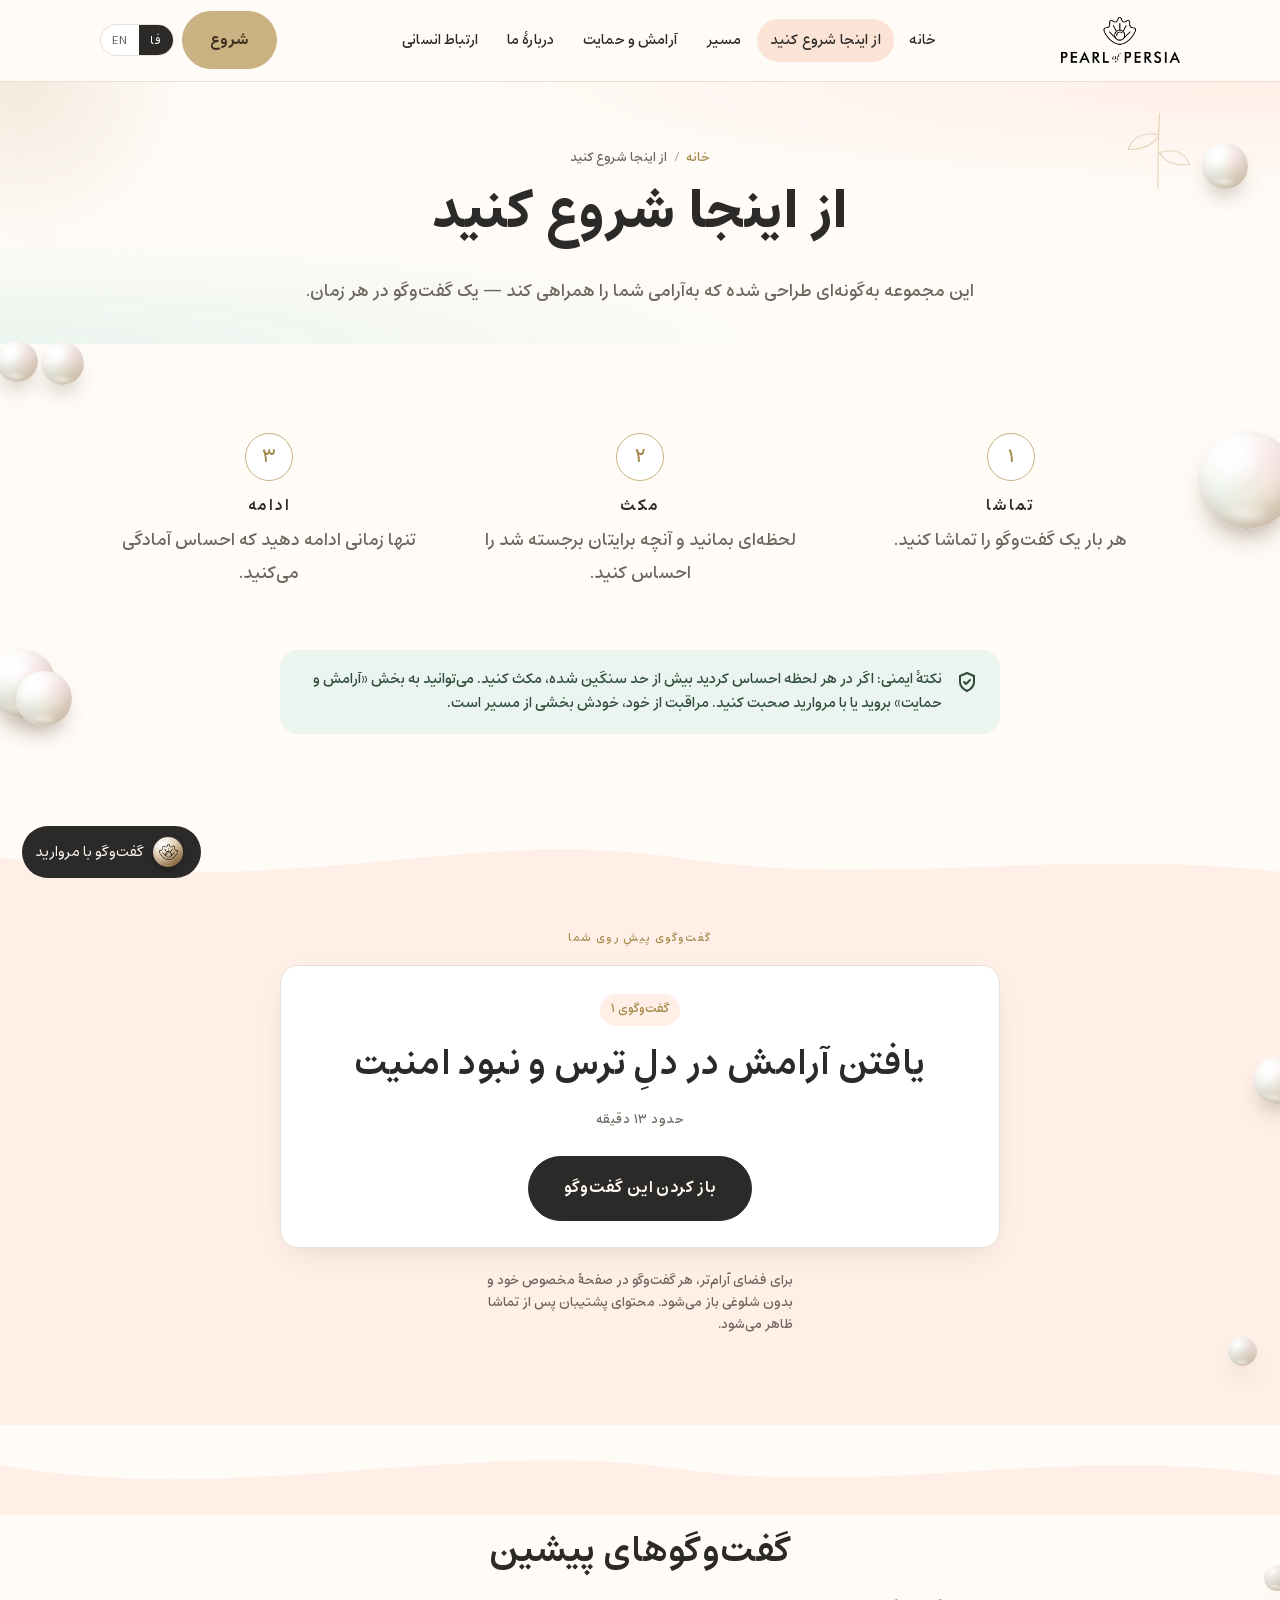
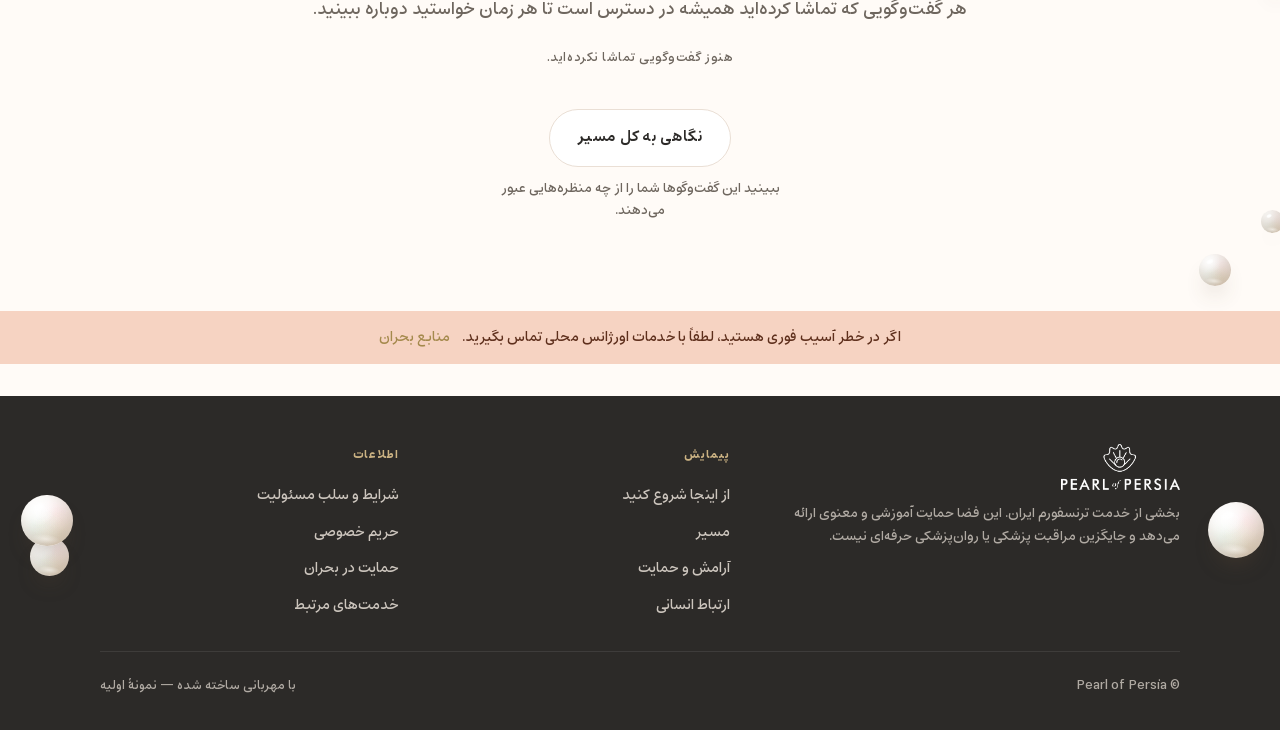
<file: start-here.html>
<!DOCTYPE html>
<html lang="fa" dir="rtl">
<head>
<meta charset="utf-8">
<meta name="viewport" content="width=device-width, initial-scale=1">
<title>از اینجا شروع کنید — Pearl of Persia</title>
<link rel="preconnect" href="https://fonts.googleapis.com">
<link rel="preconnect" href="https://fonts.gstatic.com" crossorigin>
<link href="https://fonts.googleapis.com/css2?family=Bodoni+Moda:ital,opt,wght@0,6..96,400;0,6..96,500;1,6..96,500&family=Jost:wght@300;400;500;600&display=swap" rel="stylesheet">
<link rel="stylesheet" href="assets/css/style.css?v=38">
</head>
<body class="lang-fa" dir="rtl">
<div id="site-header"></div>

<main>
  <div class="page-head soft-bg">
    <span class="deco-blob b-gold" style="width:240px;height:240px;top:-70px;inset-inline-end:-50px"></span>
    <span class="botanical" style="width:90px;height:90px;top:18px;inset-inline-start:6%;opacity:.5"><svg viewBox="0 0 120 120"><path d="M60 118 C60 80 60 50 62 18"/><path d="M61 46 C40 42 26 50 20 66 C42 66 55 60 61 46Z"/><path d="M62 70 C82 64 96 70 102 86 C80 88 68 82 62 70Z"/></svg></span>
    <div class="container">
      <div class="breadcrumb"><a href="index.html" data-fa="خانه" data-en="Home">خانه</a><span class="sep">/</span><span data-fa="از اینجا شروع کنید" data-en="Start Here">از اینجا شروع کنید</span></div>
      <h1 data-edit="start.head.title" data-fa="از اینجا شروع کنید" data-en="Start Here">از اینجا شروع کنید</h1>
      <p class="muted" data-edit="start.head.sub" data-fa="این مجموعه به‌گونه‌ای طراحی شده که به‌آرامی شما را همراهی کند — یک گفت‌وگو در هر زمان."
         data-en="This series is designed to walk gently alongside you — one conversation at a time.">این مجموعه به‌گونه‌ای طراحی شده که به‌آرامی شما را همراهی کند — یک گفت‌وگو در هر زمان.</p>
    </div>
  </div>

  <!-- HOW TO USE -->
  <section>
    <div class="container">
      <div class="steps fade-up">
        <div class="step">
          <div class="num" data-fa="۱" data-en="1">۱</div>
          <h3 data-edit="start.watch.title" data-fa="تماشا" data-en="Watch">تماشا</h3>
          <p class="muted" data-edit="start.watch.body" data-fa="هر بار یک گفت‌وگو را تماشا کنید." data-en="Watch one conversation at a time.">هر بار یک گفت‌وگو را تماشا کنید.</p>
        </div>
        <div class="step">
          <div class="num" data-fa="۲" data-en="2">۲</div>
          <h3 data-edit="start.pause.title" data-fa="مکث" data-en="Pause">مکث</h3>
          <p class="muted" data-edit="start.pause.body" data-fa="لحظه‌ای بمانید و آنچه برایتان برجسته شد را احساس کنید." data-en="Take a moment to reflect and notice what stands out.">لحظه‌ای بمانید و آنچه برایتان برجسته شد را احساس کنید.</p>
        </div>
        <div class="step">
          <div class="num" data-fa="۳" data-en="3">۳</div>
          <h3 data-edit="start.continue.title" data-fa="ادامه" data-en="Continue">ادامه</h3>
          <p class="muted" data-edit="start.continue.body" data-fa="تنها زمانی ادامه دهید که احساس آمادگی می‌کنید." data-en="Continue only when you feel ready.">تنها زمانی ادامه دهید که احساس آمادگی می‌کنید.</p>
        </div>
      </div>

      <div class="narrow" style="margin-top:2.5rem">
        <div class="note note-safe fade-up">
          <svg class="ic" viewBox="0 0 24 24"><path d="M12 3l7 3v6c0 4-3 7-7 9-4-2-7-5-7-9V6z"/><path d="M9 12l2 2 4-4"/></svg>
          <span data-edit="start.safety" data-fa="نکتهٔ ایمنی: اگر در هر لحظه احساس کردید بیش از حد سنگین شده، مکث کنید. می‌توانید به بخش «آرامش و حمایت» بروید یا با مروارید صحبت کنید. مراقبت از خود، خودش بخشی از مسیر است."
                data-en="Safety note: if at any point this feels like too much, pause. You can visit “Grounding & Support” or talk with Pearl. Caring for yourself is part of the journey.">نکتهٔ ایمنی: اگر در هر لحظه احساس کردید بیش از حد سنگین شده، مکث کنید.</span>
        </div>
      </div>
    </div>
  </section>

  <div class="wave-sep wave-down" style="background:transparent"><svg viewBox="0 0 1440 101" preserveAspectRatio="none"><path fill="#FFEFE6" d="M0,40 C320,92 520,4 760,40 C1000,76 1180,28 1440,56 L1440,101 L0,101 Z"/></svg></div>

  <!-- NEXT CONVERSATION -->
  <section class="blush-bg" style="padding-top:1rem">
    <div class="narrow">
      <p class="eyebrow center" id="nextEyebrow" data-fa="گفت‌وگوی پیشِ روی شما" data-en="Your next conversation">گفت‌وگوی پیشِ روی شما</p>
      <div class="card fade-up" id="nextCard" style="text-align:center">
        <!-- filled by JS -->
      </div>
      <p class="btn-note" style="margin-top:1.4rem" data-fa="برای فضای آرام‌تر، هر گفت‌وگو در صفحهٔ مخصوص خود و بدون شلوغی باز می‌شود. محتوای پشتیبان پس از تماشا ظاهر می‌شود."
         data-en="For a calmer space, each conversation opens on its own uncluttered page. Supporting material appears after you have watched it.">برای فضای آرام‌تر، هر گفت‌وگو در صفحهٔ مخصوص خود و بدون شلوغی باز می‌شود.</p>
    </div>
  </section>

  <div class="wave-sep flip wave-up" style="background:#FFEFE6"><svg viewBox="0 0 1440 101" preserveAspectRatio="none"><path fill="#FFFBF7" d="M0,56 C260,8 520,86 760,52 C1000,18 1180,80 1440,44 L1440,101 L0,101 Z"/></svg></div>

  <!-- REVISIT -->
  <section style="padding-top:1rem">
    <div class="narrow fade-up">
      <h2 class="center" data-fa="گفت‌وگوهای پیشین" data-en="Conversations you've already had">گفت‌وگوهای پیشین</h2>
      <p class="center muted" data-fa="هر گفت‌وگویی که تماشا کرده‌اید همیشه در دسترس است تا هر زمان خواستید دوباره ببینید."
         data-en="Every conversation you have watched stays available, so you can revisit it whenever you wish.">هر گفت‌وگویی که تماشا کرده‌اید همیشه در دسترس است.</p>
      <div class="area-sessions" id="watchedList" style="justify-content:center; margin-top:1.2rem"></div>
      <div class="center" style="margin-top:2.4rem">
        <a class="btn btn-soft" href="journey.html" data-edit="start.btnJourney" data-fa="نگاهی به کل مسیر" data-en="See the whole journey">نگاهی به کل مسیر</a>
        <p class="btn-note" data-fa="ببینید این گفت‌وگوها شما را از چه منظره‌هایی عبور می‌دهند." data-en="See the landscapes these conversations will carry you through.">ببینید این گفت‌وگوها شما را از چه منظره‌هایی عبور می‌دهند.</p>
      </div>
    </div>
  </section>
</main>

<div id="site-footer"></div>
<div id="site-kairos"></div>
<script src="assets/js/content.js?v=38"></script>
<script src="assets/js/episodes.js?v=38"></script>
<script src="assets/js/app.js?v=38"></script>
<script>
  window.popPageInit = function(){
    var lang = POP.getState().lang;
    var nextId = POP.highestUnlocked();
    var ep = POP.EPISODES[nextId-1];
    var isFa = lang === 'fa';

    function renderNext(){
      isFa = POP.getState().lang === 'fa';
      var title = isFa ? ep.titleFa : ep.titleEn;
      var desc  = isFa ? ep.descFa  : ep.descEn;
      var epLabel = isFa ? ('گفت‌وگوی ' + POP.toFa(ep.id)) : ('Conversation ' + ep.id);
      var lenLabel = isFa ? ('حدود ' + POP.toFa(ep.length) + ' دقیقه') : ('about ' + ep.length + ' min');
      var openLabel = isFa ? 'باز کردن این گفت‌وگو' : 'Open this conversation';
      document.getElementById('nextCard').innerHTML =
        '<span class="pill">' + epLabel + '</span>' +
        '<h2 style="margin-top:1rem">' + title + '</h2>' +
        '<p class="muted">' + desc + '</p>' +
        '<p class="tiny muted">' + lenLabel + '</p>' +
        '<a class="btn btn-lg" style="margin-top:.6rem" href="session.html?ep=' + ep.id + '">' + openLabel + '</a>';
    }

    function renderWatched(){
      isFa = POP.getState().lang === 'fa';
      var s = POP.getState();
      var box = document.getElementById('watchedList');
      if (!s.watched.length){
        box.innerHTML = '<span class="muted tiny">' + (isFa ? 'هنوز گفت‌وگویی تماشا نکرده‌اید.' : 'You have not watched any conversations yet.') + '</span>';
        return;
      }
      box.innerHTML = s.watched.sort(function(a,b){return a-b;}).map(function(id){
        var e = POP.EPISODES[id-1];
        var t = isFa ? e.titleFa : e.titleEn;
        return '<a class="sess-chip done" href="session.html?ep=' + id + '"><svg class="ic" viewBox="0 0 24 24" fill="none" stroke="currentColor" stroke-width="2"><path d="M5 13l4 4L19 7"/></svg>' + t + '</a>';
      }).join('');
    }

    renderNext(); renderWatched();
    document.addEventListener('pop:lang', function(){ renderNext(); renderWatched(); });
  };
</script>
</body>
</html>
</file>
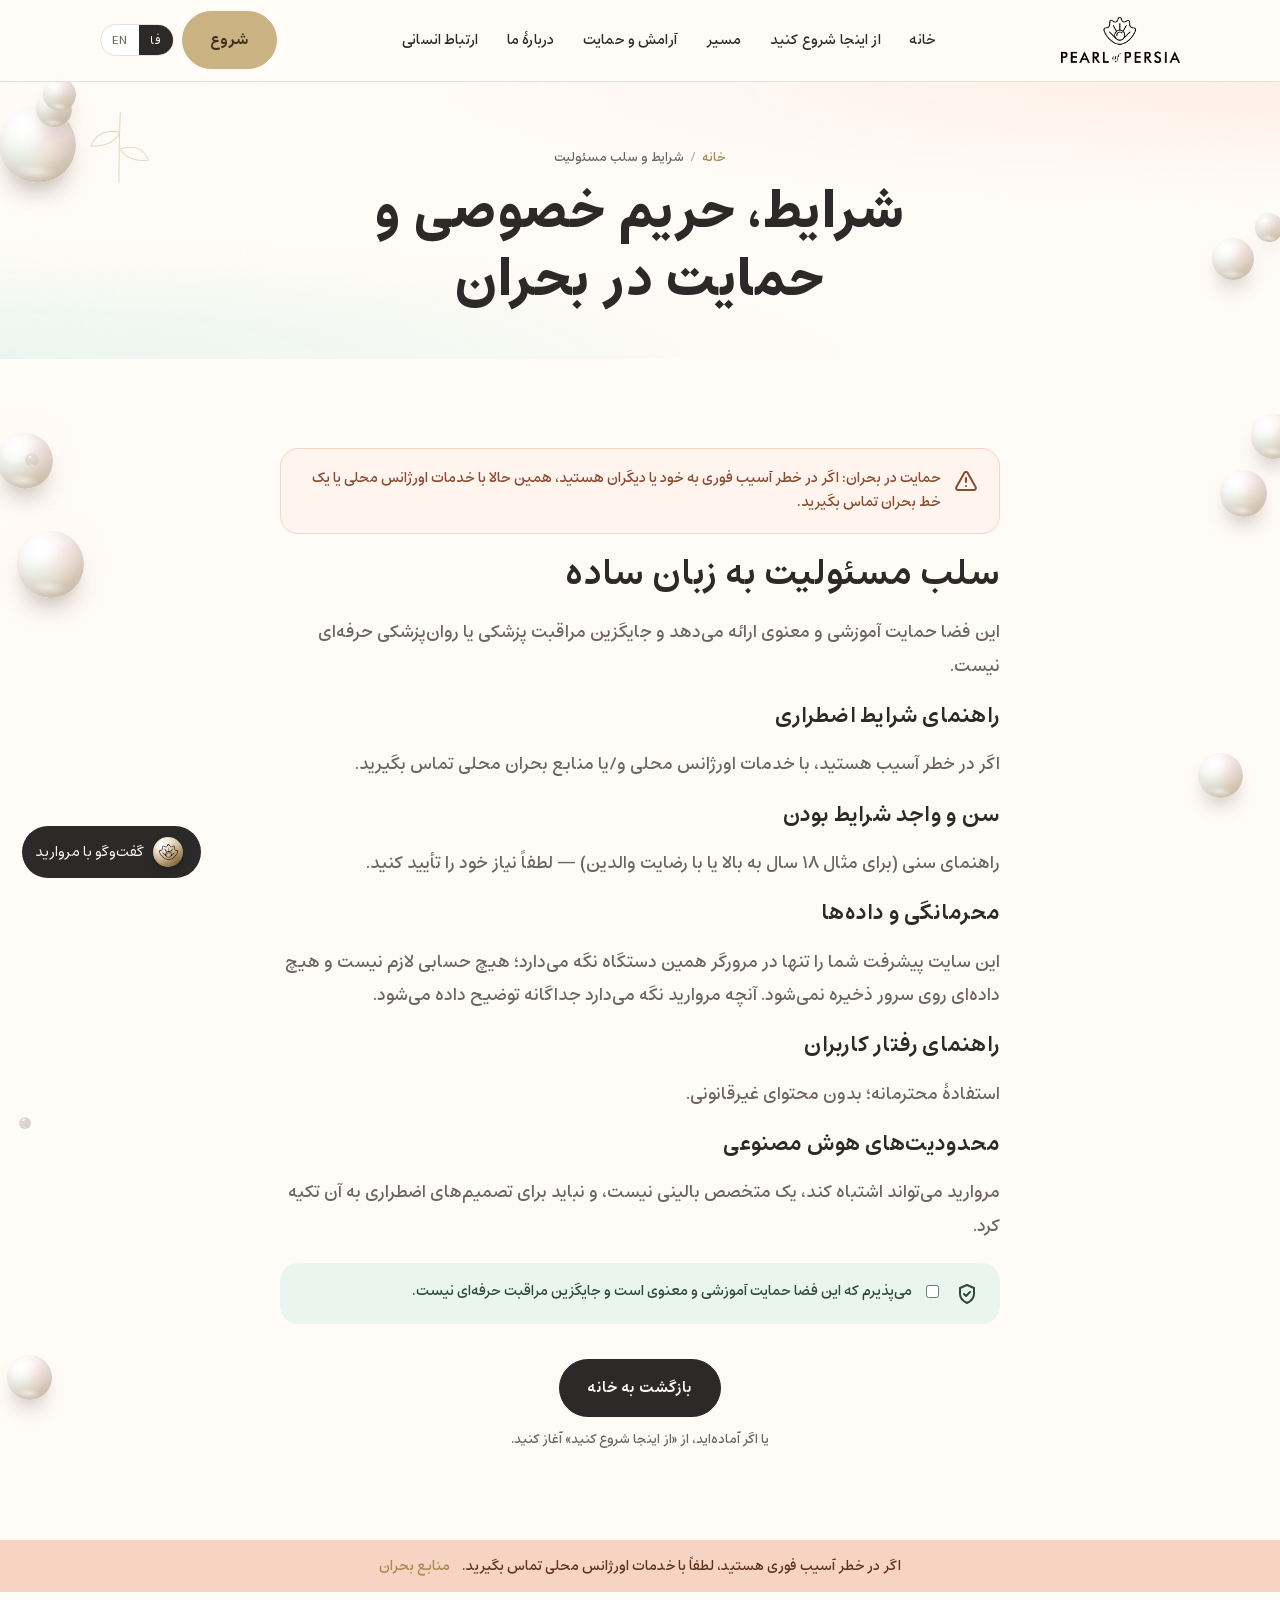
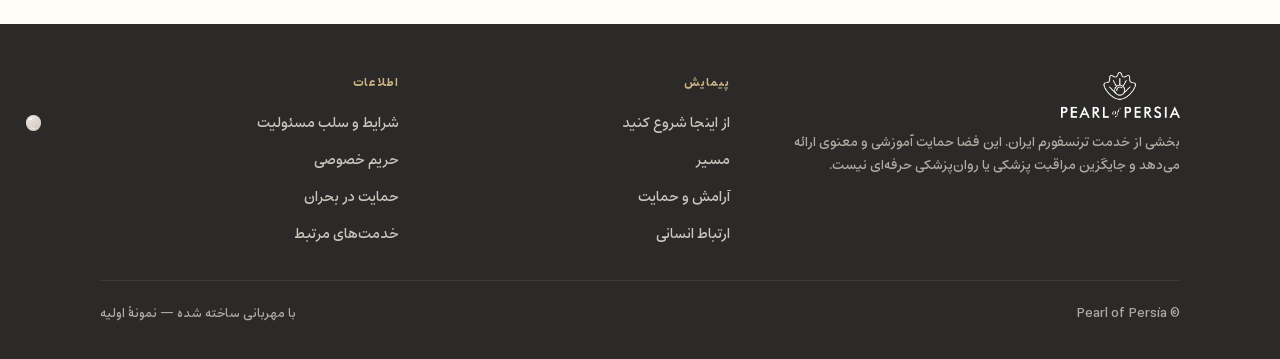
<file: terms.html>
<!DOCTYPE html>
<html lang="fa" dir="rtl">
<head>
<meta charset="utf-8">
<meta name="viewport" content="width=device-width, initial-scale=1">
<title>شرایط و سلب مسئولیت — Pearl of Persia</title>
<link rel="preconnect" href="https://fonts.googleapis.com">
<link rel="preconnect" href="https://fonts.gstatic.com" crossorigin>
<link href="https://fonts.googleapis.com/css2?family=Bodoni+Moda:ital,opt,wght@0,6..96,400;0,6..96,500;1,6..96,500&family=Jost:wght@300;400;500;600&display=swap" rel="stylesheet">
<link rel="stylesheet" href="assets/css/style.css?v=38">
</head>
<body class="lang-fa" dir="rtl">
<div id="site-header"></div>

<main>
  <div class="page-head soft-bg">
    <span class="botanical" style="width:84px;height:84px;top:18px;inset-inline-end:6%;opacity:.45"><svg viewBox="0 0 120 120"><path d="M60 118 C60 80 60 50 62 18"/><path d="M61 46 C40 42 26 50 20 66 C42 66 55 60 61 46Z"/><path d="M62 70 C82 64 96 70 102 86 C80 88 68 82 62 70Z"/></svg></span>
    <div class="container">
      <div class="breadcrumb"><a href="index.html" data-fa="خانه" data-en="Home">خانه</a><span class="sep">/</span><span data-fa="شرایط و سلب مسئولیت" data-en="Terms & Disclaimer">شرایط و سلب مسئولیت</span></div>
      <h1 data-edit="terms.head.title" data-fa="شرایط، حریم خصوصی و حمایت در بحران" data-en="Terms, Privacy & Crisis Support">شرایط، حریم خصوصی و حمایت در بحران</h1>
    </div>
  </div>

  <section>
    <div class="narrow stack">
      <div class="note note-warn" id="crisis">
        <svg class="ic" viewBox="0 0 24 24" fill="none" stroke="currentColor" stroke-width="2"><path d="M12 9v4M12 17h.01M10.3 3.9 2.4 18a2 2 0 0 0 1.7 3h15.8a2 2 0 0 0 1.7-3L13.7 3.9a2 2 0 0 0-3.4 0Z"/></svg>
        <span data-edit="terms.crisis" data-fa="حمایت در بحران: اگر در خطر آسیب فوری به خود یا دیگران هستید، همین حالا با خدمات اورژانس محلی یا یک خط بحران تماس بگیرید."
              data-en="Crisis support: if you are at risk of immediate harm to yourself or others, contact your local emergency services or a crisis line now.">حمایت در بحران: اگر در خطر آسیب فوری هستید، همین حالا با خدمات اورژانس محلی تماس بگیرید.</span>
      </div>

      <h2 data-edit="terms.disc.title" data-fa="سلب مسئولیت به زبان ساده" data-en="Plain-language disclaimer">سلب مسئولیت به زبان ساده</h2>
      <p class="muted" data-edit="terms.disc.body" data-fa="این فضا حمایت آموزشی و معنوی ارائه می‌دهد و جایگزین مراقبت پزشکی یا روان‌پزشکی حرفه‌ای نیست."
         data-en="This space offers educational and spiritual support and is not a substitute for professional medical or psychiatric care.">این فضا حمایت آموزشی و معنوی ارائه می‌دهد و جایگزین مراقبت پزشکی یا روان‌پزشکی حرفه‌ای نیست.</p>

      <h3 data-fa="راهنمای شرایط اضطراری" data-en="Emergency guidance">راهنمای شرایط اضطراری</h3>
      <p class="muted" data-fa="اگر در خطر آسیب هستید، با خدمات اورژانس محلی و/یا منابع بحران محلی تماس بگیرید." data-en="If you are at risk of harm, contact local emergency services and/or local crisis resources.">اگر در خطر آسیب هستید، با خدمات اورژانس محلی و/یا منابع بحران محلی تماس بگیرید.</p>

      <h3 data-fa="سن و واجد شرایط بودن" data-en="Eligibility & age">سن و واجد شرایط بودن</h3>
      <p class="muted" data-fa="راهنمای سنی (برای مثال ۱۸ سال به بالا یا با رضایت والدین) — لطفاً نیاز خود را تأیید کنید." data-en="Age guidance (e.g., 18+ or parental consent) — please confirm your requirement.">راهنمای سنی — لطفاً نیاز خود را تأیید کنید.</p>

      <h3 id="privacy" data-fa="محرمانگی و داده‌ها" data-en="Confidentiality & data">محرمانگی و داده‌ها</h3>
      <p class="muted" data-fa="این سایت پیشرفت شما را تنها در مرورگر همین دستگاه نگه می‌دارد؛ هیچ حسابی لازم نیست و هیچ داده‌ای روی سرور ذخیره نمی‌شود. آنچه مروارید نگه می‌دارد جداگانه توضیح داده می‌شود."
         data-en="This site keeps your progress only in this device's browser; no account is required and no data is stored on a server. What Pearl retains is described separately.">این سایت پیشرفت شما را تنها در مرورگر همین دستگاه نگه می‌دارد؛ هیچ حسابی لازم نیست.</p>

      <h3 data-fa="راهنمای رفتار کاربران" data-en="User conduct">راهنمای رفتار کاربران</h3>
      <p class="muted" data-fa="استفادهٔ محترمانه؛ بدون محتوای غیرقانونی." data-en="Respectful use; no illegal content.">استفادهٔ محترمانه؛ بدون محتوای غیرقانونی.</p>

      <h3 data-fa="محدودیت‌های هوش مصنوعی" data-en="AI limitations">محدودیت‌های هوش مصنوعی</h3>
      <p class="muted" data-fa="مروارید می‌تواند اشتباه کند، یک متخصص بالینی نیست، و نباید برای تصمیم‌های اضطراری به آن تکیه کرد." data-en="Pearl can make mistakes, is not a clinician, and should not be relied upon for emergency decisions.">مروارید می‌تواند اشتباه کند و یک متخصص بالینی نیست.</p>

      <div class="note note-safe">
        <svg class="ic" viewBox="0 0 24 24" fill="none" stroke="currentColor" stroke-width="2"><path d="M12 3l7 3v6c0 4-3 7-7 9-4-2-7-5-7-9V6z"/><path d="M9 12l2 2 4-4"/></svg>
        <label style="display:flex;gap:.6rem;align-items:flex-start;cursor:pointer"><input type="checkbox" style="margin-top:5px"><span data-fa="می‌پذیرم که این فضا حمایت آموزشی و معنوی است و جایگزین مراقبت حرفه‌ای نیست." data-en="I acknowledge that this space is educational and spiritual support and is not a substitute for professional care.">می‌پذیرم که این فضا جایگزین مراقبت حرفه‌ای نیست.</span></label>
      </div>
      <div class="center" style="margin-top:2.2rem">
        <a class="btn" href="index.html" data-edit="terms.btnHome" data-fa="بازگشت به خانه" data-en="Back to home">بازگشت به خانه</a>
        <p class="btn-note" data-fa="یا اگر آماده‌اید، از «از اینجا شروع کنید» آغاز کنید." data-en="Or, if you are ready, begin at “Start Here”.">یا اگر آماده‌اید، از «از اینجا شروع کنید» آغاز کنید.</p>
      </div>
    </div>
  </section>
</main>

<div id="site-footer"></div>
<div id="site-kairos"></div>
<script src="assets/js/content.js?v=38"></script>
<script src="assets/js/episodes.js?v=38"></script>
<script src="assets/js/app.js?v=38"></script>
</body>
</html>
</file>
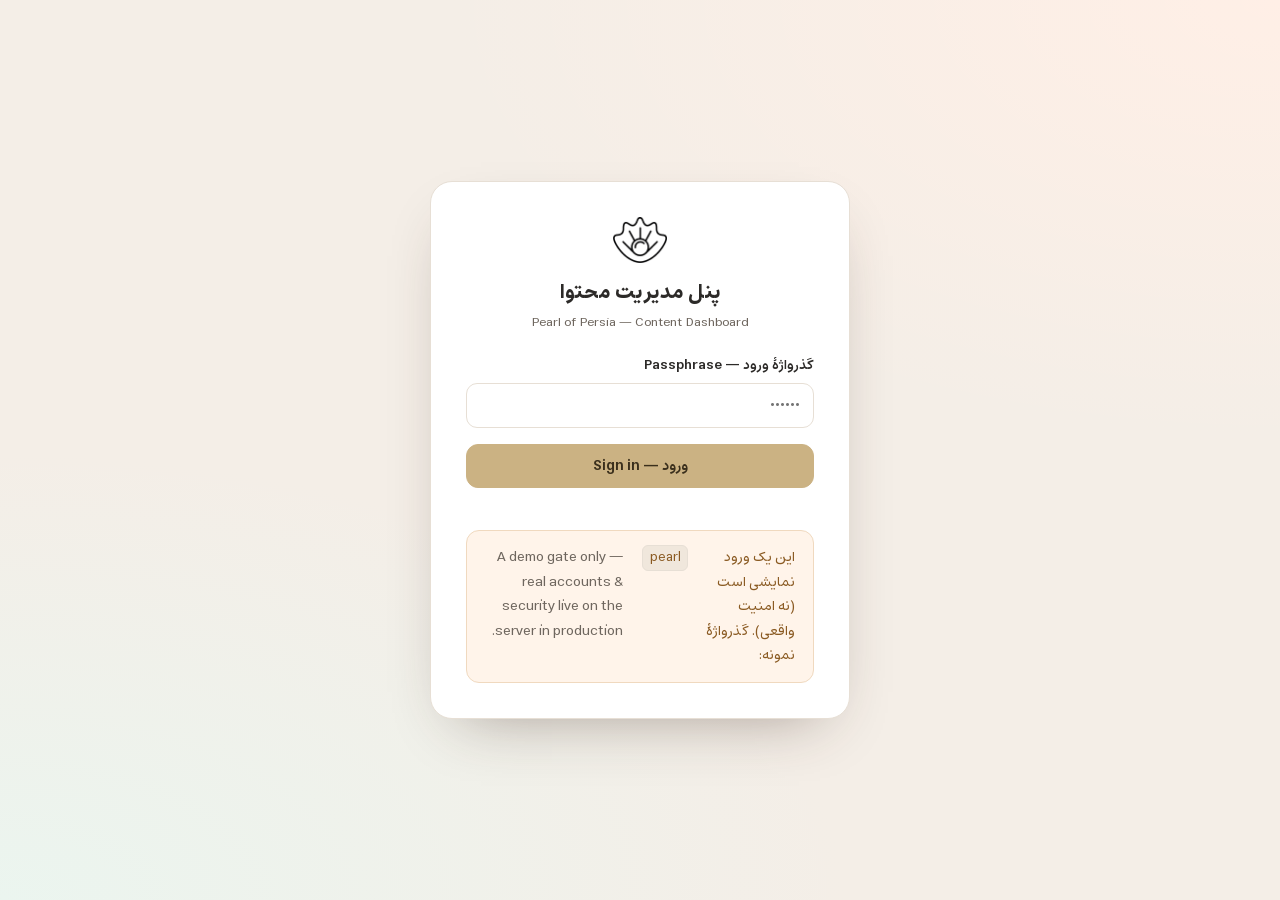
<file: admin/dashboard.html>
<!DOCTYPE html>
<html lang="fa" dir="rtl">
<head>
<meta charset="utf-8">
<meta name="viewport" content="width=device-width, initial-scale=1">
<title>داشبورد مدیریت — Pearl of Persia</title>
<link rel="stylesheet" href="../assets/css/admin.css?v=38">
<script>
  // Demo gate guard — redirect to login if not signed in (prototype only)
  if (sessionStorage.getItem('pop_admin') !== '1') location.replace('login.html');
</script>
</head>
<body dir="rtl">
<div class="admin">
  <!-- SIDEBAR -->
  <aside class="sidebar">
    <div class="brand">
      <img src="../assets/img/logo-symbol.png" alt="">
      <div><b>Pearl of Persia</b><small>مدیریت محتوا</small></div>
    </div>
    <nav id="nav">
      <button class="navlink active" data-panel="overview"><svg class="ic" viewBox="0 0 24 24" fill="none" stroke="currentColor" stroke-width="2"><rect x="3" y="3" width="8" height="8" rx="1.5"/><rect x="13" y="3" width="8" height="5" rx="1.5"/><rect x="13" y="11" width="8" height="10" rx="1.5"/><rect x="3" y="13" width="8" height="8" rx="1.5"/></svg> نمای کلی</button>
      <button class="navlink" data-panel="content"><svg class="ic" viewBox="0 0 24 24" fill="none" stroke="currentColor" stroke-width="2"><path d="M4 5h16M4 12h10M4 19h16"/><path d="M15 14l5-5 2 2-5 5h-2z"/></svg> محتوای صفحات</button>
      <button class="navlink" data-panel="sessions"><svg class="ic" viewBox="0 0 24 24" fill="none" stroke="currentColor" stroke-width="2"><rect x="3" y="5" width="18" height="14" rx="2"/><path d="M10 9l5 3-5 3z"/></svg> گفت‌وگوها و ویدئوها</button>
      <button class="navlink" data-panel="analytics"><svg class="ic" viewBox="0 0 24 24" fill="none" stroke="currentColor" stroke-width="2"><path d="M4 20V10M10 20V4M16 20v-7M22 20H2"/></svg> گوگل آنالیتیکس</button>
      <button class="navlink" data-panel="users"><svg class="ic" viewBox="0 0 24 24" fill="none" stroke="currentColor" stroke-width="2"><circle cx="9" cy="8" r="3.2"/><path d="M3.5 20a5.5 5.5 0 0 1 11 0"/><path d="M16 7a3 3 0 0 1 0 6M21 20a5 5 0 0 0-4-4.9"/></svg> کاربران و نقش‌ها</button>
      <button class="navlink" data-panel="tickets"><svg class="ic" viewBox="0 0 24 24" fill="none" stroke="currentColor" stroke-width="2"><path d="M4 7a2 2 0 0 1 2-2h12a2 2 0 0 1 2 2v3a2 2 0 0 0 0 4v3a2 2 0 0 1-2 2H6a2 2 0 0 1-2-2v-3a2 2 0 0 0 0-4z"/><path d="M12 5v2M12 11v2M12 17v2"/></svg> تیکت‌ها و درخواست‌ها</button>
      <button class="navlink" data-panel="assistant"><svg class="ic" viewBox="0 0 24 24" fill="none" stroke="currentColor" stroke-width="2"><path d="M21 12a8 8 0 0 1-11.5 7.2L4 20l1-4.5A8 8 0 1 1 21 12Z"/></svg> دستیار مروارید</button>
      <div class="sep"></div>
      <button class="navlink" data-panel="help"><svg class="ic" viewBox="0 0 24 24" fill="none" stroke="currentColor" stroke-width="2"><circle cx="12" cy="12" r="9"/><path d="M9.5 9a2.5 2.5 0 1 1 3.5 2.3c-.8.4-1 .9-1 1.7M12 17h.01"/></svg> راهنما</button>
    </nav>
    <div class="sidebar-foot">نمونهٔ اولیه — داده‌ها در همین مرورگر ذخیره می‌شوند.</div>
  </aside>

  <!-- MAIN -->
  <main class="main">
    <div class="topbar">
      <div>
        <h1 id="panelTitle" style="font-size:1.5rem">نمای کلی</h1>
        <div class="who">وارد شده به‌عنوان: <b>مدیر (نمونه)</b></div>
      </div>
      <div style="display:flex; gap:.6rem">
        <a class="btn btn-soft btn-sm" href="../index.html" target="_blank">مشاهدهٔ سایت ↗</a>
        <button class="btn btn-soft btn-sm" id="logout">خروج</button>
      </div>
    </div>

    <section class="panel active" id="panel-overview"></section>
    <section class="panel" id="panel-content"></section>
    <section class="panel" id="panel-sessions"></section>
    <section class="panel" id="panel-analytics"></section>
    <section class="panel" id="panel-users"></section>
    <section class="panel" id="panel-tickets"></section>
    <section class="panel" id="panel-assistant"></section>
    <section class="panel" id="panel-help"></section>
  </main>
</div>

<script src="../assets/js/content.js?v=38"></script>
<script src="../assets/js/episodes.js?v=38"></script>
<script src="../assets/js/admin.js?v=38"></script>
</body>
</html>
</file>
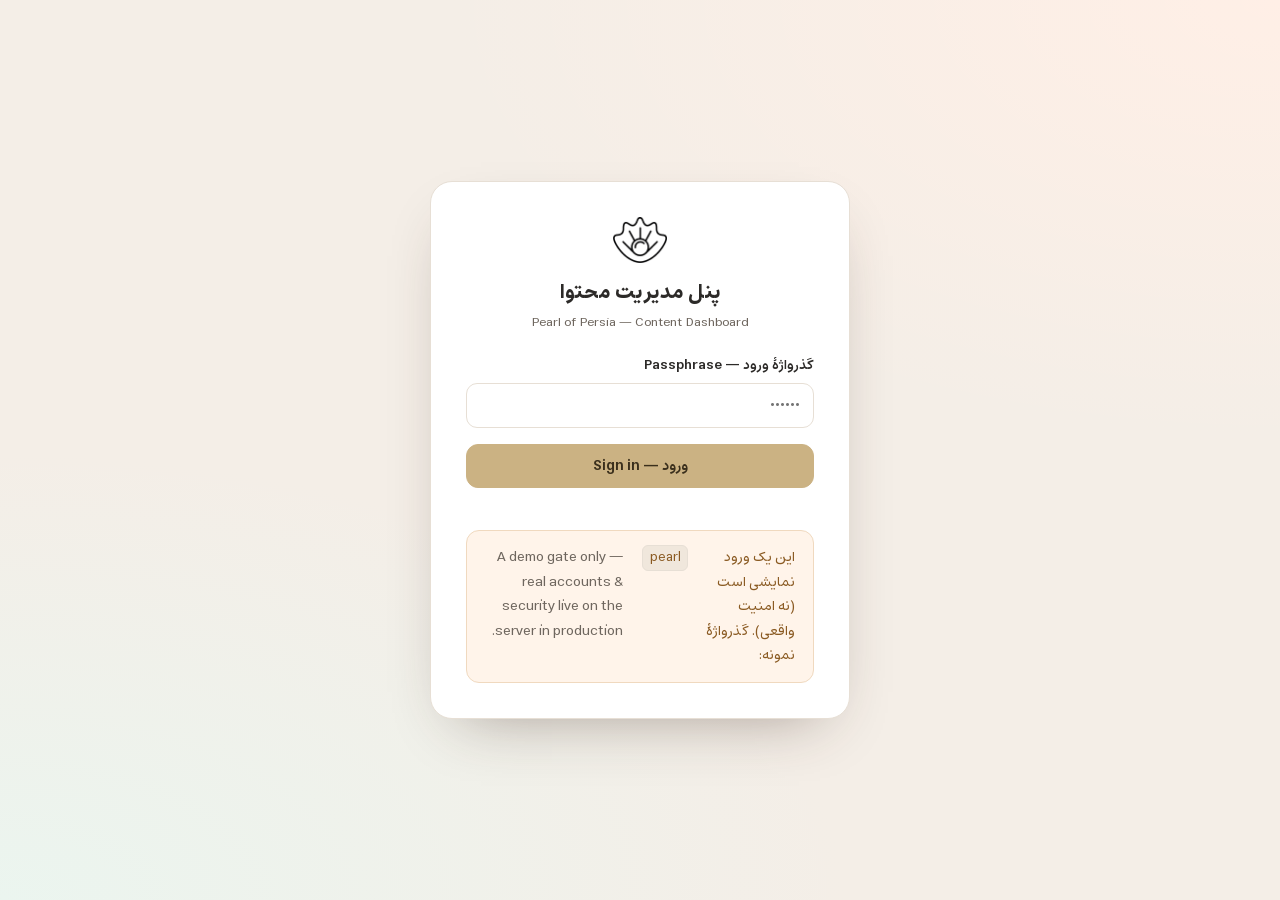
<file: admin/login.html>
<!DOCTYPE html>
<html lang="fa" dir="rtl">
<head>
<meta charset="utf-8">
<meta name="viewport" content="width=device-width, initial-scale=1">
<title>ورود مدیریت — Pearl of Persia</title>
<link rel="stylesheet" href="../assets/css/admin.css?v=38">
</head>
<body dir="rtl">
<div class="login-wrap">
  <form class="login-card" id="loginForm">
    <img class="logo" src="../assets/img/logo-symbol.png" alt="Pearl of Persia">
    <h1>پنل مدیریت محتوا</h1>
    <p class="muted tiny" style="margin-top:-.3rem">Pearl of Persia — Content Dashboard</p>
    <div class="field" style="margin-top:1.3rem; text-align:start">
      <label for="pass">گذرواژهٔ ورود — Passphrase</label>
      <input type="password" id="pass" autocomplete="off" placeholder="••••••">
    </div>
    <button class="btn btn-gold" type="submit" style="width:100%; justify-content:center">ورود — Sign in</button>
    <p id="err" class="tiny" style="color:#b5453a; min-height:1.1em; margin:.7rem 0 0"></p>
    <div class="notice notice-warn tiny" style="margin-top:1rem; text-align:start">
      این یک ورود نمایشی است (نه امنیت واقعی). گذرواژهٔ نمونه: <span class="kbd">pearl</span><br>
      <span class="muted">A demo gate only — real accounts &amp; security live on the server in production.</span>
    </div>
  </form>
</div>
<script>
  // PROTOTYPE demo gate — NOT real authentication.
  var DEMO_PASS = 'pearl';
  document.getElementById('loginForm').addEventListener('submit', function(e){
    e.preventDefault();
    var v = document.getElementById('pass').value.trim();
    if (v === DEMO_PASS){
      sessionStorage.setItem('pop_admin', '1');
      location.href = 'dashboard.html';
    } else {
      document.getElementById('err').textContent = 'گذرواژه نادرست است. (نمونه: pearl)';
    }
  });
  if (sessionStorage.getItem('pop_admin') === '1') location.href = 'dashboard.html';
</script>
</body>
</html>
</file>
<file: assets/css/style.css>
/* =========================================================
   Pearl of Persia — Trauma-informed counseling center
   Design system / shared styles  (prototype)
   Brand: blush + gold + sage, elegant + calm, RTL-first
   ========================================================= */

/* Peyda — FINAL brand typeface per Stella (needs FontIran web license).
   Once the licensed files are purchased, drop them into assets/fonts/ with
   these names and uncomment — the whole site switches automatically:
@font-face{ font-family:'Peyda'; src:url('../fonts/PeydaWeb-Regular.woff2')  format('woff2'); font-weight:400; font-style:normal; font-display:swap; }
@font-face{ font-family:'Peyda'; src:url('../fonts/PeydaWeb-Medium.woff2')   format('woff2'); font-weight:500; font-style:normal; font-display:swap; }
@font-face{ font-family:'Peyda'; src:url('../fonts/PeydaWeb-SemiBold.woff2') format('woff2'); font-weight:600; font-style:normal; font-display:swap; }
@font-face{ font-family:'Peyda'; src:url('../fonts/PeydaWeb-Bold.woff2')     format('woff2'); font-weight:700; font-style:normal; font-display:swap; }
*/

/* Estedad — interim stand-in with the same weight hierarchy (bundled, open license) */
@font-face{ font-family:'Estedad'; src:url('../fonts/Estedad-Thin.ttf') format('truetype');       font-weight:100; font-style:normal; font-display:swap; }
@font-face{ font-family:'Estedad'; src:url('../fonts/Estedad-ExtraLight.ttf') format('truetype'); font-weight:200; font-style:normal; font-display:swap; }
@font-face{ font-family:'Estedad'; src:url('../fonts/Estedad-Light.ttf') format('truetype');      font-weight:300; font-style:normal; font-display:swap; }
@font-face{ font-family:'Estedad'; src:url('../fonts/Estedad-Regular.ttf') format('truetype');    font-weight:400; font-style:normal; font-display:swap; }
@font-face{ font-family:'Estedad'; src:url('../fonts/Estedad-Medium.ttf') format('truetype');     font-weight:500; font-style:normal; font-display:swap; }
@font-face{ font-family:'Estedad'; src:url('../fonts/Estedad-SemiBold.ttf') format('truetype');   font-weight:600; font-style:normal; font-display:swap; }
@font-face{ font-family:'Estedad'; src:url('../fonts/Estedad-Bold.ttf') format('truetype');       font-weight:700; font-style:normal; font-display:swap; }
@font-face{ font-family:'Estedad'; src:url('../fonts/Estedad-ExtraBold.ttf') format('truetype');  font-weight:800; font-style:normal; font-display:swap; }
@font-face{ font-family:'Estedad'; src:url('../fonts/Estedad-Black.ttf') format('truetype');      font-weight:900; font-style:normal; font-display:swap; }

:root{
  /* Brand palette (from style guide) */
  --blush:        #FFEFE6;
  --blush-2:      #FBE3D6;
  --blush-3:      #F6D3C2;
  --sage:         #DFEFE5;
  --sage-2:       #EBF5EF;
  --gold:         #CBB283;
  --gold-deep:    #A4894C;   /* accessible gold for text/links */
  --ink:          #2C2A28;   /* warm charcoal instead of pure black */
  --ink-soft:     #6E665E;
  --line:         #EADFD5;
  --cream:        #FFFBF7;
  --white:        #ffffff;

  /* Fonts — Stella's final direction (14 Jul 2026), "Option 1": ONE family
     sitewide, hierarchy by weight (body Medium / headings SemiBold / titles Bold).
     Peyda is the chosen face but needs a FontIran web license; until the licensed
     files land in assets/fonts/, Estedad (bundled, open-license) stands in.
     All three legacy vars alias the same stack so every existing rule follows. */
  --brand:    'Peyda', 'Estedad', 'Jost', sans-serif;
  --serif-en: var(--brand);
  --sans-en:  var(--brand);
  --fa:       var(--brand);

  /* Rhythm */
  --maxw: 1080px;
  --maxw-narrow: 720px;
  --radius: 18px;
  --radius-lg: 28px;
  --shadow-soft: 0 18px 50px -28px rgba(60,40,30,.35);
  --shadow-card: 0 10px 34px -20px rgba(60,40,30,.30);
  --gap: clamp(1rem, 3vw, 2rem);
}

*{ box-sizing:border-box; }
[hidden]{ display:none !important; } /* ensure the hidden attribute always wins over display utilities */
html{ scroll-behavior:smooth; overflow-x:hidden; }
body{
  margin:0;
  background:var(--cream);
  color:var(--ink);
  font-size:clamp(16px, 1.05vw + 13px, 18px);
  line-height:1.85;
  -webkit-font-smoothing:antialiased;
  text-rendering:optimizeLegibility;
  overflow-x:clip;
}

/* Language-driven typography ------------------------------ */
/* Stella's Option 1 (final, 14 Jul 2026): one family for BOTH languages,
   hierarchy expressed purely by weight — body Medium (500), headings
   SemiBold (600), main titles Bold (700). Supersedes the earlier
   Bodoni-base / Futura-headings split from the print style guide. */
body.lang-fa, body.lang-en{ font-family:var(--brand); font-weight:500; }
body.lang-fa h1, body.lang-fa h2, body.lang-fa h3,
body.lang-fa .display{ font-family:var(--brand); font-weight:600; }
body.lang-en h1, body.lang-en h2, body.lang-en h3,
body.lang-en .display{ font-family:var(--brand); font-weight:600; letter-spacing:.03em; }
body.lang-fa h1, body.lang-fa .display,
body.lang-en h1, body.lang-en .display{ font-weight:700; }
/* Functional UI stays in the sans for screen legibility */
body.lang-en .btn, body.lang-en .nav a, body.lang-en .field input, body.lang-en .field textarea,
body.lang-en .field label, body.lang-en .pill, body.lang-en .sess-chip, body.lang-en .lang-toggle button,
body.lang-en .kairos-panel, body.lang-en .kairos-fab, body.lang-en .ph-slot-label, body.lang-en .breadcrumb,
body.lang-en .tiny, body.lang-en .ph-cap, body.lang-en .session-meta{ font-family:var(--sans-en); }

h1,h2,h3{ line-height:1.25; margin:0 0 .5em; color:var(--ink); letter-spacing:.01em; font-weight:600; }
h1,.display{ font-size:clamp(2rem, 4.5vw, 3.4rem); font-weight:700; }
h2{ font-size:clamp(1.5rem, 3vw, 2.3rem); }
h3{ font-size:clamp(1.15rem, 2vw, 1.4rem); }
p{ margin:0 0 1.1em; }
a{ color:var(--gold-deep); text-decoration:none; }
a:hover{ text-decoration:underline; }
.muted{ color:var(--ink-soft); }
.tiny{ font-size:.82rem; letter-spacing:.04em; }
img{ max-width:100%; display:block; }

.eyebrow{
  font-family:var(--sans-en);
  text-transform:uppercase;
  letter-spacing:.32em;
  font-size:.72rem;
  color:var(--gold-deep);
  margin:0 0 1rem;
}
body.lang-fa .eyebrow{ font-family:var(--fa); letter-spacing:.12em; }

/* Layout helpers ------------------------------------------ */
.container{ width:min(var(--maxw), 92%); margin-inline:auto; }
.narrow{ width:min(var(--maxw-narrow), 92%); margin-inline:auto; }
section{ padding:clamp(3rem, 7vw, 6rem) 0; }
.center{ text-align:center; }
.stack > * + *{ margin-top:1.1rem; }

/* Buttons ------------------------------------------------- */
.btn{
  --bg:var(--ink); --fg:var(--cream); --bd:var(--ink);
  display:inline-flex; align-items:center; gap:.6rem;
  font-family:inherit; font-size:.98rem; font-weight:600;
  letter-spacing:.02em;
  padding:.85rem 1.7rem; border-radius:999px;
  background:var(--bg); color:var(--fg);
  border:1.5px solid var(--bd); cursor:pointer;
  transition:transform .25s ease, box-shadow .25s ease, background .25s ease, color .25s ease;
  text-decoration:none;
}
.btn:hover{ transform:translateY(-2px); box-shadow:var(--shadow-card); text-decoration:none; }
.btn svg{ width:18px; height:18px; }
.btn-gold{ --bg:var(--gold); --bd:var(--gold); --fg:#3a2f1c; }
.btn-ghost{ --bg:transparent; --fg:var(--ink); --bd:var(--ink); }
.btn-soft{ --bg:var(--white); --fg:var(--ink); --bd:var(--line); }
.btn-block{ width:100%; justify-content:center; }
.btn-lg{ padding:1rem 2.2rem; font-size:1.05rem; }
.btn[disabled]{ opacity:.45; cursor:not-allowed; transform:none; box-shadow:none; }

.btn-note{ display:block; max-width:34ch; margin:.7rem auto 0; color:var(--ink-soft); font-size:.85rem; line-height:1.6; }

/* Icons (brand: 2px abstract line) ------------------------ */
.ic{ width:24px; height:24px; stroke:currentColor; fill:none; stroke-width:2; stroke-linecap:round; stroke-linejoin:round; }
.ic-lg{ width:40px; height:40px; }

/* ===========================================================
   HEADER
   =========================================================== */
.site-header{
  position:sticky; top:0; z-index:60;
  background:rgba(255,251,247,.86);
  backdrop-filter:blur(12px);
  border-bottom:1px solid var(--line);
}
.header-inner{
  width:min(var(--maxw), 94%); margin-inline:auto;
  display:flex; align-items:center; gap:1rem;
  padding:.7rem 0; min-height:68px;
}
.brand{ display:flex; align-items:center; gap:.65rem; text-decoration:none; color:var(--ink); }
.brand:hover{ text-decoration:none; }
.brand-logo{ height:46px; width:auto; display:block; }
.brand-logo-light{ filter:brightness(0) invert(1); }
@media (max-width:920px){ .brand-logo{ height:40px; } }

.nav{ display:flex; align-items:center; gap:.2rem; margin-inline:auto; }
.nav a{
  color:var(--ink); font-size:.92rem; font-weight:500;
  padding:.5rem .8rem; border-radius:999px; letter-spacing:.01em;
}
.nav a:hover{ background:var(--blush); text-decoration:none; }
.nav a.active{ background:var(--blush-2); color:var(--ink); }

.header-actions{ display:flex; align-items:center; gap:.5rem; }
.lang-toggle{
  display:flex; align-items:center; border:1px solid var(--line);
  border-radius:999px; overflow:hidden; background:var(--white);
}
.lang-toggle button{
  border:0; background:transparent; cursor:pointer; padding:.35rem .7rem;
  font-family:var(--sans-en); font-size:.78rem; letter-spacing:.06em; color:var(--ink-soft);
}
.lang-toggle button.on{ background:var(--ink); color:var(--cream); }

.menu-toggle{ display:none; border:1px solid var(--line); background:var(--white); border-radius:12px; padding:.45rem; cursor:pointer; }

/* Mobile nav */
@media (max-width:920px){
  .menu-toggle{ display:inline-flex; }
  .nav{
    position:fixed; inset-block-start:68px; inset-inline:0;
    flex-direction:column; gap:.2rem; align-items:stretch;
    background:var(--cream); border-bottom:1px solid var(--line);
    padding:1rem; margin:0; transform:translateY(-12px); opacity:0; pointer-events:none;
    transition:.25s ease;
  }
  .nav.open{ transform:none; opacity:1; pointer-events:auto; }
  .nav a{ padding:.8rem 1rem; }
  .header-start-label{ display:none; }
}

/* ===========================================================
   DECORATIVE / BACKDROPS
   =========================================================== */
.soft-bg{ background:
    radial-gradient(120% 80% at 100% 0%, var(--blush) 0%, transparent 55%),
    radial-gradient(120% 80% at 0% 100%, var(--sage-2) 0%, transparent 55%),
    var(--cream); }
.blush-bg{ background:var(--blush); }
.sage-bg{ background:var(--sage-2); }
.petal{ position:absolute; opacity:.5; pointer-events:none; z-index:0; }

/* ===========================================================
   HERO
   =========================================================== */
.hero{ position:relative; overflow:hidden; }
.hero .container{ position:relative; z-index:2; max-width:780px; text-align:center; }
.hero h1{ margin-bottom:.4em; }
.hero .lede{ font-size:clamp(1.05rem,1.6vw,1.28rem); color:var(--ink-soft); max-width:60ch; margin-inline:auto; }
.hero .micro{ margin-top:1.4rem; font-style:italic; color:var(--gold-deep); }
.hero-actions{ display:flex; gap:.9rem; justify-content:center; flex-wrap:wrap; margin-top:2rem; }

/* Teaser video */
.video-frame{
  position:relative; border-radius:var(--radius-lg); overflow:hidden;
  background:linear-gradient(135deg, var(--sage) 0%, var(--blush) 100%);
  aspect-ratio:16/9; display:grid; place-items:center;
  box-shadow:var(--shadow-soft); border:1px solid var(--line);
}
.video-frame.tall{ aspect-ratio:16/10; }
.play-btn{
  width:78px; height:78px; border-radius:50%; border:1.5px solid rgba(44,42,40,.4);
  background:rgba(255,251,247,.82); display:grid; place-items:center; cursor:pointer;
  transition:.25s ease; color:var(--ink);
}
.play-btn:hover{ transform:scale(1.06); background:#fff; }
.play-btn svg{ width:26px; height:26px; margin-inline-start:3px; }
.video-caption{ position:absolute; inset-block-end:0; inset-inline:0; padding:1rem 1.2rem;
  background:linear-gradient(to top, rgba(44,42,40,.55), transparent); color:#fff; font-size:.9rem; }

/* ===========================================================
   CARDS / GRID
   =========================================================== */
.grid{ display:grid; gap:var(--gap); }
.grid-3{ grid-template-columns:repeat(3,1fr); }
.grid-2{ grid-template-columns:repeat(2,1fr); }
@media (max-width:840px){ .grid-3{ grid-template-columns:1fr; } .grid-2{ grid-template-columns:1fr; } }

.card{
  background:var(--white); border:1px solid var(--line); border-radius:var(--radius);
  padding:1.6rem; box-shadow:var(--shadow-card);
}
.card .ic-circle{
  width:54px; height:54px; border-radius:50%; display:grid; place-items:center;
  background:var(--blush); color:var(--gold-deep); margin-bottom:1rem;
}
.card.sage .ic-circle{ background:var(--sage); }

/* Steps (Watch / Pause / Continue) */
.steps{ display:grid; grid-template-columns:repeat(3,1fr); gap:var(--gap); counter-reset:step; }
@media (max-width:760px){ .steps{ grid-template-columns:1fr; } }
.step{ text-align:center; }
.step .num{
  width:48px; height:48px; border-radius:50%; margin:0 auto .9rem;
  display:grid; place-items:center; font-family:var(--serif-en); font-size:1.2rem;
  background:var(--white); border:1.5px solid var(--gold); color:var(--gold-deep);
}
.step h3{ letter-spacing:.12em; text-transform:uppercase; font-size:1rem; }

/* Safety / callout note */
.note{
  border-radius:var(--radius); padding:1.1rem 1.3rem; display:flex; gap:.85rem;
  align-items:flex-start; line-height:1.65; font-size:.93rem;
}
.note .ic{ flex:none; margin-top:2px; }
.note-safe{ background:var(--sage-2); color:#2f4a3d; }
.note-info{ background:var(--blush); color:#6a4632; }
.note-warn{ background:#fff4ee; border:1px solid var(--blush-3); color:#8a4a30; }

/* Takeaways */
.takeaways{ background:var(--sage-2); border-radius:var(--radius); padding:1.4rem 1.6rem; }
.takeaways h3{ font-size:1rem; letter-spacing:.1em; text-transform:uppercase; color:var(--gold-deep); }
.takeaways ul{ margin:.4rem 0 0; padding-inline-start:1.2rem; }
.takeaways li{ margin:.3rem 0; }

/* ===========================================================
   THE JOURNEY — path through landscapes
   =========================================================== */
.journey-wrap{ position:relative; }
.areas{ position:relative; max-width:820px; margin-inline:auto; }
.area{
  position:relative; display:flex; gap:1.4rem; align-items:flex-start;
  padding:1.6rem 0;
}
.area-marker{ flex:none; width:64px; display:flex; flex-direction:column; align-items:center; }
.area-dot{
  width:54px; height:54px; border-radius:50%; display:grid; place-items:center;
  background:var(--white); border:2px solid var(--gold); color:var(--gold-deep);
  z-index:2; transition:.3s ease;
}
.area.reached .area-dot{ background:var(--gold); color:#fff; }
.area.current .area-dot{ box-shadow:0 0 0 6px var(--blush-2); }
.area-line{ flex:1; width:2px; background:repeating-linear-gradient(var(--gold) 0 6px, transparent 6px 12px); margin-top:6px; }
.area:last-child .area-line{ display:none; }
.area-body{ flex:1; }
.area-body h3{ margin-bottom:.15em; }
.area-range{ font-family:var(--sans-en); font-size:.78rem; letter-spacing:.14em; text-transform:uppercase; color:var(--gold-deep); }
body.lang-fa .area-range{ font-family:var(--fa); letter-spacing:.06em; }
.area-sessions{ display:flex; flex-wrap:wrap; gap:.5rem; margin-top:.9rem; }
.sess-chip{
  display:inline-flex; align-items:center; gap:.45rem; padding:.4rem .8rem;
  border-radius:999px; border:1px solid var(--line); background:var(--white);
  font-size:.85rem; color:var(--ink); cursor:pointer; transition:.2s ease;
}
.sess-chip:hover{ border-color:var(--gold); }
.sess-chip.done{ background:var(--sage-2); border-color:var(--sage); }
.sess-chip.locked{ background:var(--blush); border-style:dashed; color:var(--ink-soft); cursor:default; opacity:.85; }
.sess-chip .ic{ width:15px; height:15px; }
/* Areas not yet reached are veiled rather than greyed */
.area.veiled{ opacity:.45; filter:saturate(.5); }
.area.veiled .area-sessions{ display:none; }
.veil-hint{ font-size:.85rem; color:var(--ink-soft); font-style:italic; margin-top:.4rem; }

/* ===========================================================
   SESSION (single video) PAGE
   =========================================================== */
.session-top{ display:flex; flex-wrap:wrap; gap:1rem; align-items:baseline; justify-content:space-between; }
.session-meta{ display:flex; gap:1rem; flex-wrap:wrap; color:var(--ink-soft); font-size:.9rem; align-items:center; }
.pill{ display:inline-flex; align-items:center; gap:.4rem; padding:.25rem .7rem; border-radius:999px; background:var(--blush); color:var(--gold-deep); font-size:.8rem; }
.session-player{ margin:1.6rem 0; }
/* Supporting content hidden until "watched" */
.reveal-gate{ position:relative; }
.support[hidden]{ display:none; }
.locked-overlay{
  background:var(--sage-2); border:1px dashed var(--sage); border-radius:var(--radius);
  padding:1.4rem 1.6rem; text-align:center; color:#3a5246;
}
.support-links{ display:grid; grid-template-columns:repeat(3,1fr); gap:1rem; margin:1.4rem 0; }
@media (max-width:760px){ .support-links{ grid-template-columns:1fr; } }
.support-link{
  display:flex; gap:.8rem; align-items:flex-start; padding:1rem 1.1rem;
  border:1px solid var(--line); border-radius:var(--radius); background:var(--white); color:var(--ink);
}
.support-link:hover{ border-color:var(--gold); text-decoration:none; }
.support-link .ic{ color:var(--gold-deep); flex:none; }
.support-link b{ display:block; }
.support-link small{ color:var(--ink-soft); }
.worksheet{
  display:flex; gap:1rem; align-items:center; justify-content:space-between; flex-wrap:wrap;
  background:var(--blush); border-radius:var(--radius); padding:1.2rem 1.5rem;
}
.next-block{ text-align:center; margin-top:2.5rem; padding-top:2rem; border-top:1px solid var(--line); }

/* Episode rich structure (Stella's per-episode plan).
   Note: her doc's "blue/yellow" were content markers only — rendered here in brand colors. */
.ep-welcome{ background:var(--white); border:1px solid var(--line); border-radius:var(--radius);
  padding:1.3rem 1.5rem; margin-top:1.2rem; box-shadow:var(--shadow-card); }
.ep-welcome h2{ font-size:1.15rem; color:var(--gold-deep); margin-bottom:.4em; }
.ep-welcome p{ margin:0; }
.ep-step{ margin-top:2.2rem; }
.ep-step h3{ border-inline-start:4px solid var(--gold); padding-inline-start:.7rem; margin-bottom:.6em; }
.ep-step h4{ margin:.9rem 0 .4rem; color:var(--gold-deep); }
.ep-step ol, .ep-step ul{ margin:.4rem 0; padding-inline-start:1.4rem; }
.ep-step li{ margin:.35rem 0; }
/* step 1: exercise text + the live breathing circle side by side */
.step1-flex{ display:flex; gap:2rem; align-items:center; flex-wrap:wrap; }
.step1-body{ flex:1; min-width:260px; }
.breath-sm{ width:160px; height:160px; flex:none; margin:1rem auto; font-size:.95rem; }
.step3-links{ display:flex; flex-direction:column; gap:.7rem; margin-top:.9rem; max-width:560px; }
.step3-links a{ display:block; padding:.85rem 1.1rem; border-radius:13px; font-weight:600; text-decoration:none; transition:.2s ease; }
.step3-links a:hover{ transform:translateY(-1px); text-decoration:none; }
.a-questions{ background:var(--sage-2); color:#2f4a3d; border:1px solid var(--sage); }
.a-spiritual{ background:var(--blush); color:#7a5a28; border:1px solid var(--blush-2); }
.q-section{ background:var(--sage-2); border:1px solid var(--sage); border-radius:var(--radius);
  padding:1.5rem 1.7rem; margin-top:2.4rem; }
.q-section h3{ color:#2f4a3d; }
.q-section ol{ padding-inline-start:1.3rem; margin:.4rem 0 0; }
.q-section ol li{ margin:.9rem 0; }
.spirit-section{ background:var(--blush); border:1px solid var(--blush-2); border-radius:var(--radius);
  padding:1.5rem 1.7rem; margin-top:1.4rem; }
.spirit-section h3{ color:var(--gold-deep); }
.spirit-section blockquote{ margin:.9rem 0; padding:.7rem 1.1rem; border-inline-start:3px solid var(--gold);
  background:rgba(255,255,255,.65); border-radius:10px; font-style:italic; }
.spirit-think{ background:rgba(255,255,255,.7); border-radius:12px; padding:1rem 1.2rem; margin-top:1.1rem; }
.spirit-think h4{ margin:0 0 .5rem; color:var(--gold-deep); }

/* Locked session full page */
.locked-page{ text-align:center; max-width:520px; margin-inline:auto; }
.locked-page .ic-lg{ color:var(--gold-deep); margin-bottom:1rem; }

/* ===========================================================
   GROUNDING tools
   =========================================================== */
.tool-grid{ display:grid; grid-template-columns:repeat(2,1fr); gap:var(--gap); }
@media (max-width:760px){ .tool-grid{ grid-template-columns:1fr; } }
.breath{
  margin:2rem auto; width:200px; height:200px; border-radius:50%;
  background:radial-gradient(circle, var(--sage) 0%, var(--blush) 100%);
  display:grid; place-items:center; color:var(--ink); font-size:1.1rem;
  animation:breathe 11s ease-in-out infinite;
}
@keyframes breathe{
  0%,100%{ transform:scale(.7); }
  18%,46%{ transform:scale(1.05); }
  64%{ transform:scale(1.05); }
}
@media (prefers-reduced-motion:reduce){ .breath{ animation:none; transform:scale(.95); } }

/* ===========================================================
   FORMS
   =========================================================== */
.field{ margin-bottom:1.1rem; }
.field label{ display:block; font-size:.9rem; margin-bottom:.4rem; color:var(--ink); font-weight:600; }
.field input, .field textarea{
  width:100%; font-family:inherit; font-size:1rem; color:var(--ink);
  padding:.8rem 1rem; border:1px solid var(--line); border-radius:14px; background:var(--white);
}
.field input:focus, .field textarea:focus{ outline:2px solid var(--gold); border-color:var(--gold); }
.field textarea{ min-height:130px; resize:vertical; }

/* FAQ */
.faq details{ border-bottom:1px solid var(--line); padding:1rem 0; }
.faq summary{ cursor:pointer; font-weight:600; list-style:none; display:flex; justify-content:space-between; gap:1rem; }
.faq summary::-webkit-details-marker{ display:none; }
.faq summary::after{ content:"+"; color:var(--gold-deep); font-size:1.3rem; line-height:1; }
.faq details[open] summary::after{ content:"\2013"; }
.faq p{ margin:.8rem 0 0; color:var(--ink-soft); }

/* ===========================================================
   KAIROS floating widget
   =========================================================== */
.kairos-fab{
  position:fixed; inset-block-end:22px; z-index:80;
  display:flex; align-items:center; gap:.6rem;
  padding:.7rem 1.1rem .7rem .8rem; border-radius:999px; cursor:pointer;
  background:var(--ink); color:var(--cream); border:0; box-shadow:var(--shadow-soft);
  font-family:inherit; font-size:.92rem;
}
/* RTL mirror: chat docks bottom-left in Farsi, bottom-right in English */
body[dir="rtl"] .kairos-fab{ left:22px; right:auto; }
body[dir="ltr"] .kairos-fab{ right:22px; left:auto; }
.kairos-fab .ic-circle{ width:30px; height:30px; border-radius:50%; background:var(--gold); color:#3a2f1c; display:grid; place-items:center; }
/* the logo's backing circle is itself a golden pearl */
.kairos-fab .ic-circle, .kairos-head .ic-circle{
  position:relative;
  background:
    radial-gradient(circle at 32% 26%, rgba(255,255,255,.95) 0%, rgba(255,255,255,0) 38%),
    radial-gradient(circle at 76% 78%, rgba(122,92,48,.50) 0%, rgba(122,92,48,0) 55%),
    radial-gradient(circle at 22% 72%, rgba(255,239,230,.45) 0%, rgba(255,239,230,0) 55%),
    radial-gradient(circle at 50% 42%, #f0e2c4 0%, #ddc296 48%, #c3a26e 78%, #a98850 100%);
  box-shadow:
    inset -2px -4px 7px rgba(96,70,34,.5),
    inset 2px 4px 7px rgba(255,255,255,.85),
    0 4px 10px -3px rgba(0,0,0,.45);
}
.kairos-fab .ic-circle::after, .kairos-head .ic-circle::after{
  content:""; position:absolute; width:30%; height:18%; left:19%; top:13%;
  border-radius:50%; transform:rotate(-22deg);
  background:radial-gradient(ellipse at center, rgba(255,255,255,.95) 0%, rgba(255,255,255,0) 72%);
}
.kairos-fab .ic{ width:18px; height:18px; }

.kairos-panel{
  position:fixed; inset-block-end:90px; z-index:81; width:min(360px, 92vw);
  background:var(--cream); border:1px solid var(--line); border-radius:var(--radius-lg);
  box-shadow:var(--shadow-soft); overflow:hidden; display:none; flex-direction:column;
}
body[dir="rtl"] .kairos-panel{ left:22px; right:auto; }
body[dir="ltr"] .kairos-panel{ right:22px; left:auto; }
.kairos-panel.open{ display:flex; }
.kairos-head{ display:flex; align-items:center; gap:.7rem; padding:1rem 1.2rem; background:var(--ink); color:var(--cream); }
.kairos-head .ic-circle{ width:34px; height:34px; border-radius:50%; background:var(--gold); color:#3a2f1c; display:grid; place-items:center; }
.kairos-head b{ font-size:1rem; }
.kairos-head small{ display:block; opacity:.8; font-size:.75rem; }
.kairos-head .close{ margin-inline-start:auto; background:transparent; border:0; color:var(--cream); cursor:pointer; }
.kairos-body{ padding:1.2rem; min-height:160px; }
.kairos-bubble{ background:var(--white); border:1px solid var(--line); border-radius:14px; padding:.9rem 1rem; font-size:.92rem; line-height:1.7; }
.kairos-foot{ padding:.8rem 1.2rem 1.1rem; }
.kairos-foot .fallback{ font-size:.8rem; color:var(--ink-soft); }
.kairos-input{ display:flex; gap:.5rem; }
.kairos-input input{ flex:1; border:1px solid var(--line); border-radius:999px; padding:.6rem .9rem; font-family:inherit; }

/* ===========================================================
   FOOTER
   =========================================================== */
.site-footer{ background:var(--ink); color:#e9e1d8; padding:3rem 0 2rem; margin-top:2rem; }
.footer-inner{ width:min(var(--maxw),92%); margin-inline:auto; display:grid; grid-template-columns:1.4fr 1fr 1fr; gap:2rem; }
@media (max-width:760px){ .footer-inner{ grid-template-columns:1fr; } }
.site-footer a{ color:#e9e1d8; opacity:.85; }
.site-footer a:hover{ opacity:1; }
.site-footer h4{ font-family:var(--sans-en); letter-spacing:.18em; text-transform:uppercase; font-size:.75rem; color:var(--gold); margin:0 0 1rem; }
body.lang-fa .site-footer h4{ font-family:var(--fa); letter-spacing:.06em; }
.footer-links{ display:flex; flex-direction:column; gap:.6rem; font-size:.92rem; }
.footer-brand small{ display:block; opacity:.7; margin-top:.8rem; line-height:1.7; font-size:.85rem; }
.footer-bottom{ width:min(var(--maxw),92%); margin:2rem auto 0; padding-top:1.4rem; border-top:1px solid rgba(255,255,255,.12);
  display:flex; justify-content:space-between; gap:1rem; flex-wrap:wrap; font-size:.8rem; opacity:.7; }

/* Crisis banner inside footer */
.crisis-strip{ background:var(--blush-3); color:#5e2f1c; }
.crisis-strip .container{ display:flex; gap:.8rem; align-items:center; justify-content:center; padding:.8rem 0; font-size:.9rem; text-align:center; flex-wrap:wrap; }

/* Page intro band */
.page-head{ padding:clamp(2.5rem,5vw,4rem) 0 1rem; text-align:center; position:relative; overflow:hidden; }
.page-head .container{ max-width:680px; position:relative; z-index:2; }
.breadcrumb{ font-size:.82rem; color:var(--ink-soft); margin-bottom:.6rem; display:flex; gap:.4rem; justify-content:center; align-items:center; }
.breadcrumb .sep{ opacity:.5; }

/* Utility reveal animation */
.fade-up{ opacity:0; transform:translateY(16px); transition:.7s ease; }
.fade-up.in{ opacity:1; transform:none; }
@media (prefers-reduced-motion:reduce){ .fade-up{ opacity:1; transform:none; transition:none; } }

/* ===========================================================
   CREATIVE LAYER — curves, organic photos, botanical accents
   =========================================================== */

/* Wavy / curved section dividers ------------------------- */
.wave-sep{ position:relative; line-height:0; margin:0; pointer-events:none; }
.wave-sep svg{ display:block; width:100%; height:clamp(48px, 7vw, 110px); }
.wave-sep.flip svg{ transform:scaleY(-1); }
/* tuck a divider so it overlaps the band below/above seamlessly */
.wave-up{ margin-bottom:-2px; }
.wave-down{ margin-top:-2px; }

/* Organic blob / arch / circle photo frames -------------- */
.photo{ position:relative; margin:0; }
.photo img{ width:100%; height:100%; object-fit:cover; display:block; }
.photo .ph-cap{
  position:absolute; inset-block-end:.7rem; inset-inline-start:.7rem;
  background:rgba(255,251,247,.92); color:var(--ink-soft);
  font-size:.72rem; letter-spacing:.02em; padding:.3rem .7rem; border-radius:999px;
  border:1px solid var(--line); max-width:85%;
}
body.lang-fa .photo .ph-cap{ font-size:.78rem; }
/* gradient fallback shows through if a sample photo fails to load */
.photo.ph-fill{ background:linear-gradient(135deg, var(--sage) 0%, var(--blush) 100%); box-shadow:var(--shadow-card); }

/* Labeled photo SLOT — communicates intended imagery without risky stock */
.ph-slot{ position:absolute; inset:0; display:flex; flex-direction:column; align-items:center; justify-content:center;
  gap:.9rem; text-align:center; padding:1.4rem; color:var(--gold-deep); }
.ph-slot .ic{ width:46px; height:46px; opacity:.85; }
.ph-slot .ph-slot-label{ font-size:.82rem; line-height:1.55; color:var(--ink-soft); max-width:24ch; }
.ph-slot .ph-slot-tag{ font-family:var(--sans-en); text-transform:uppercase; letter-spacing:.22em; font-size:.6rem; color:var(--gold-deep); }
body.lang-fa .ph-slot .ph-slot-tag{ font-family:var(--fa); letter-spacing:.08em; }
.feature-media .ph-slot .ic{ width:38px; height:38px; }
.photo-blob{ border-radius:62% 38% 47% 53% / 54% 44% 56% 46%; overflow:hidden; aspect-ratio:4/5; box-shadow:var(--shadow-soft); }
.photo-blob.alt{ border-radius:42% 58% 63% 37% / 49% 56% 44% 51%; }
.photo-arch{ border-radius:50% 50% 18px 18px / 38% 38% 18px 18px; overflow:hidden; aspect-ratio:3/4; box-shadow:var(--shadow-soft); }
.photo-circle{ border-radius:50%; overflow:hidden; aspect-ratio:1; box-shadow:var(--shadow-soft); }
.photo-soft{ border-radius:var(--radius-lg); overflow:hidden; box-shadow:var(--shadow-soft); }

/* Floating frame decorations */
.photo-ring{ position:relative; }
.photo-ring::before{
  content:""; position:absolute; inset:-14px; border:1.5px solid var(--gold);
  border-radius:inherit; opacity:.6; pointer-events:none;
}
/* A shiny light that travels around the portrait rim every 3s — "a pearl catching the light".
   Clipped to the organic blob shape (figure has overflow:hidden) so it rides the edge. */
.photo-blob.photo-ring::after{
  content:""; position:absolute; inset:0; border-radius:inherit; pointer-events:none; z-index:3;
  background:
    radial-gradient(circle at center, rgba(255,255,255,1) 0%, rgba(255,255,255,.9) 18%, rgba(255,255,255,0) 60%),
    radial-gradient(circle at center, rgba(255,249,238,.7) 0%, rgba(255,249,238,0) 72%);
  background-repeat:no-repeat, no-repeat; background-size:34px 34px, 120px 120px;
  animation:frameGlint 6s linear infinite;
}
@keyframes frameGlint{
  0%    { background-position:50% -7%; }
  12.5% { background-position:90% 6%; }
  25%   { background-position:107% 50%; }
  37.5% { background-position:90% 94%; }
  50%   { background-position:50% 107%; }
  62.5% { background-position:10% 94%; }
  75%   { background-position:-7% 50%; }
  87.5% { background-position:10% 6%; }
  100%  { background-position:50% -7%; }
}
@media (prefers-reduced-motion:reduce){ .photo-blob.photo-ring::after{ animation:none; opacity:0; } }

/* Decorative blobs in backgrounds ------------------------ */
.deco-blob{ position:absolute; z-index:0; filter:blur(2px); opacity:.55; pointer-events:none; border-radius:50%; }
.deco-blob.b-blush{ background:radial-gradient(circle at 30% 30%, var(--blush-2), transparent 70%); }
.deco-blob.b-sage{ background:radial-gradient(circle at 30% 30%, var(--sage), transparent 70%); }
.deco-blob.b-gold{ background:radial-gradient(circle at 30% 30%, rgba(203,178,131,.4), transparent 70%); }

/* 3D pearls — scattered brand decoration ------------------ */
.pearl3d{
  position:absolute; border-radius:50%; pointer-events:none; opacity:1;
  background:
    radial-gradient(circle at 32% 26%, rgba(255,255,255,1) 0%, rgba(255,255,255,0) 34%),
    radial-gradient(circle at 72% 74%, rgba(203,178,131,.28) 0%, rgba(203,178,131,0) 50%),
    radial-gradient(circle at 20% 70%, rgba(214,236,224,.45) 0%, rgba(214,236,224,0) 52%),
    radial-gradient(circle at 78% 26%, rgba(255,210,222,.40) 0%, rgba(255,210,222,0) 48%),
    radial-gradient(circle at 50% 42%, #ffffff 0%, #fbf7f2 48%, #ece2d6 76%, #d5c5b4 100%);
  box-shadow:
    inset -6px -9px 16px rgba(150,126,102,.34),
    inset 5px 7px 14px rgba(255,255,255,.95),
    0 14px 22px -10px rgba(92,72,52,.45);
  animation:pearlFloat var(--dur,9s) ease-in-out infinite;
  animation-delay:var(--delay,0s);
}
/* crisp specular light reflection */
.pearl3d::after{
  content:""; position:absolute; width:26%; height:16%; left:22%; top:16%;
  border-radius:50%; transform:rotate(-22deg);
  background:radial-gradient(ellipse at center, rgba(255,255,255,1) 0%, rgba(255,255,255,.85) 40%, rgba(255,255,255,0) 75%);
}
/* soft bounced rim light along the lower edge */
.pearl3d::before{
  content:""; position:absolute; width:56%; height:20%; left:20%; bottom:5%;
  border-radius:50%; transform:rotate(6deg);
  background:radial-gradient(ellipse at center, rgba(255,252,247,.55) 0%, rgba(255,252,247,0) 70%);
}
/* large feature pearls get extra shine: brighter glint + a gentle halo */
.pearl3d.shine{
  box-shadow:
    inset -7px -11px 20px rgba(150,126,102,.36),
    inset 6px 9px 18px rgba(255,255,255,1),
    0 16px 26px -12px rgba(92,72,52,.5),
    0 0 30px rgba(255,250,242,.85);
}
.pearl3d.shine::after{
  width:30%; height:18%;
  box-shadow:0 0 14px 3px rgba(255,255,255,.75);
}
@keyframes pearlFloat{ 0%,100%{ transform:translateY(0); } 50%{ transform:translateY(-12px); } }
@media (prefers-reduced-motion:reduce){ .pearl3d{ animation:none; } }
#pearlField{ position:absolute; top:0; left:0; right:0; overflow:hidden; pointer-events:none; z-index:5; }

/* Botanical line accents (brand 2px line style) ---------- */
.botanical{ position:absolute; z-index:1; color:var(--gold); opacity:.7; pointer-events:none; }
.botanical svg{ width:100%; height:100%; stroke:currentColor; fill:none; stroke-width:1.6; stroke-linecap:round; stroke-linejoin:round; }

/* Two-column split (text + image), mirrors automatically in RTL */
.split{ display:grid; grid-template-columns:1.05fr .95fr; gap:clamp(2rem,5vw,4.5rem); align-items:center; }
.split.reverse{ grid-template-columns:.95fr 1.05fr; }
@media (max-width:860px){ .split, .split.reverse{ grid-template-columns:1fr; } .split .split-media{ order:-1; } }

/* Full-width photo band with text overlay ---------------- */
.photo-band{ position:relative; min-height:clamp(420px,52vw,700px); display:grid; place-items:center;
  background:linear-gradient(135deg, var(--sage) 0%, var(--blush) 60%, var(--blush-2) 100%); overflow:hidden; }
.photo-band > img{ position:absolute; inset:0; width:100%; height:100%; object-fit:cover; object-position:50% 26%; will-change:transform; transform:scale(1.14); }
/* wavy top & bottom caps carved into the photo, like the reference site */
.band-wave{ position:absolute; left:-1px; right:-1px; line-height:0; z-index:2; pointer-events:none; }
.band-wave svg{ display:block; width:calc(100% + 2px); height:clamp(46px,7vw,96px); }
.band-wave-top{ top:-1px; }
.band-wave-bottom{ bottom:-1px; }
.photo-band .overlay{ position:relative; z-index:3; max-width:640px; text-align:center; padding:2rem;
  background:rgba(255,251,247,.78); backdrop-filter:blur(4px); border-radius:var(--radius-lg); margin:1.5rem; }
.photo-band .ph-cap{ position:absolute; z-index:3; inset-block-end:.8rem; inset-inline-end:.8rem;
  background:rgba(44,42,40,.55); color:#fff; font-size:.72rem; padding:.3rem .7rem; border-radius:999px; }

/* Feature card with organic photo top -------------------- */
.feature{ background:var(--white); border:1px solid var(--line); border-radius:var(--radius-lg); overflow:hidden;
  box-shadow:var(--shadow-card); display:flex; flex-direction:column; transition:transform .3s ease, box-shadow .3s ease; }
.feature:hover{ transform:translateY(-4px); box-shadow:var(--shadow-soft); }
.feature .feature-media{ aspect-ratio:4/3; position:relative; background:linear-gradient(135deg,var(--sage),var(--blush)); }
.feature .feature-media img{ width:100%; height:100%; object-fit:cover; }
.feature .feature-body{ padding:1.5rem; }
.feature .ic-circle{ margin-top:-3.2rem; position:relative; z-index:2; background:var(--white); box-shadow:var(--shadow-card); }

/* Resume bar */
.resume-bar{
  display:flex; align-items:center; gap:1rem; flex-wrap:wrap; justify-content:space-between;
  background:var(--white); border:1px solid var(--line); border-radius:var(--radius);
  padding:1.1rem 1.4rem; box-shadow:var(--shadow-card);
}
.resume-bar .label{ font-size:.85rem; color:var(--ink-soft); }
.resume-bar strong{ display:block; font-size:1.05rem; }

/* Episode subtitle (Stella's title + subtitle structure) */
.ep-sub{ margin:0 0 .4rem; color:var(--ink-soft); font-size:1.08rem; font-weight:500; }

/* Step 3 accordions — reflection sections expand IN PLACE so the page
   doesn't jump and Step 4 stays visible (Stella, 14 Jul 2026) */
.ep-acc{ border-radius:var(--radius); margin:.9rem 0 0; overflow:hidden; }
.ep-acc.acc-questions{ background:var(--sage-2); border:1px solid var(--sage); }
.ep-acc.acc-spiritual{ background:var(--blush); border:1px solid var(--blush-2); }
.ep-acc > summary{ cursor:pointer; list-style:none; padding:1.1rem 1.4rem; font-weight:600;
  display:flex; align-items:center; gap:.7rem; }
.ep-acc > summary::-webkit-details-marker{ display:none; }
.ep-acc.acc-questions > summary{ color:#2f4a3d; }
.ep-acc.acc-spiritual > summary{ color:var(--gold-deep); }
.ep-acc > summary .acc-chevron{ margin-inline-start:auto; transition:transform .25s ease; flex:none; }
.ep-acc[open] > summary .acc-chevron{ transform:rotate(180deg); }
.ep-acc .acc-body{ padding:0 1.4rem 1.3rem; }
.ep-acc .acc-body ol{ padding-inline-start:1.3rem; margin:.4rem 0 0; }
.ep-acc .acc-body ol li{ margin:.9rem 0; }
.ep-acc.acc-spiritual blockquote{ margin:.9rem 0; padding:.7rem 1.1rem; border-inline-start:3px solid var(--gold);
  background:rgba(255,255,255,.65); border-radius:10px; font-style:italic; }

/* "Need More Support?" — closing support block after Next Video */
.more-support{ margin-top:2.6rem; padding:1.6rem 1.8rem; background:var(--white);
  border:1px solid var(--line); border-radius:var(--radius-lg); box-shadow:var(--shadow-card); }
.more-support h3{ color:var(--gold-deep); }
.more-support .verse{ margin:1.2rem 0 0; padding:.8rem 1.2rem; border-inline-start:3px solid var(--gold);
  background:var(--cream); border-radius:10px; font-style:italic; }
.more-support .verse-ref{ display:block; margin-top:.4rem; font-style:normal; font-weight:600; font-size:.85rem; color:var(--ink-soft); }
</file>
<file: assets/css/admin.css>
/* =========================================================
   Pearl of Persia — Admin dashboard (prototype)
   Brand-aligned but utilitarian. RTL-first, Farsi.
   ========================================================= */
@font-face{ font-family:'Estedad'; src:url('../fonts/Estedad-Regular.ttf') format('truetype'); font-weight:400; font-display:swap; }
@font-face{ font-family:'Estedad'; src:url('../fonts/Estedad-Medium.ttf') format('truetype'); font-weight:500; font-display:swap; }
@font-face{ font-family:'Estedad'; src:url('../fonts/Estedad-SemiBold.ttf') format('truetype'); font-weight:600; font-display:swap; }
@font-face{ font-family:'Estedad'; src:url('../fonts/Estedad-Bold.ttf') format('truetype'); font-weight:700; font-display:swap; }

:root{
  --blush:#FFEFE6; --sage:#DFEFE5; --sage-2:#EBF5EF; --gold:#CBB283; --gold-deep:#A4894C;
  --ink:#2C2A28; --ink-soft:#6E665E; --line:#E7DfD5; --cream:#FFFBF7; --white:#fff;
  --ok:#3f8f6a; --warn:#b8762e; --danger:#b5453a;
}
*{ box-sizing:border-box; }
html,body{ margin:0; }
body{ font-family:'Estedad','Jost',sans-serif; background:#F4EEE7; color:var(--ink); line-height:1.7; }
body[dir="rtl"]{ direction:rtl; }
a{ color:var(--gold-deep); }
h1,h2,h3,h4{ margin:0 0 .5em; line-height:1.3; }
.muted{ color:var(--ink-soft); }
.tiny{ font-size:.8rem; }

/* Buttons */
.btn{ display:inline-flex; align-items:center; gap:.5rem; font-family:inherit; font-size:.92rem; font-weight:600;
  padding:.6rem 1.1rem; border-radius:12px; border:1.5px solid var(--ink); background:var(--ink); color:var(--cream);
  cursor:pointer; transition:.2s ease; text-decoration:none; }
.btn:hover{ transform:translateY(-1px); }
.btn:disabled{ opacity:.5; cursor:not-allowed; transform:none; }
.btn-gold{ background:var(--gold); border-color:var(--gold); color:#3a2f1c; }
.btn-soft{ background:var(--white); color:var(--ink); border-color:var(--line); }
.btn-danger{ background:#fff; color:var(--danger); border-color:#e6c4c0; }
.btn-sm{ padding:.4rem .8rem; font-size:.82rem; border-radius:10px; }

/* ---- Login ---- */
.login-wrap{ min-height:100vh; display:grid; place-items:center; padding:1.5rem;
  background:radial-gradient(120% 90% at 100% 0%, var(--blush), transparent 55%),
             radial-gradient(120% 90% at 0% 100%, var(--sage-2), transparent 55%), #F4EEE7; }
.login-card{ width:min(420px,100%); background:var(--white); border:1px solid var(--line); border-radius:22px;
  padding:2.2rem; box-shadow:0 24px 60px -30px rgba(60,40,30,.45); text-align:center; }
.login-card .logo{ width:54px; height:auto; margin:0 auto 1rem; display:block; }
.login-card h1{ font-size:1.3rem; }
.login-card input{ width:100%; }

/* Forms */
label{ display:block; font-size:.85rem; font-weight:600; margin:0 0 .35rem; }
input[type=text],input[type=email],input[type=password],input[type=url],textarea,select{
  width:100%; font-family:inherit; font-size:.95rem; color:var(--ink); background:var(--white);
  border:1px solid var(--line); border-radius:11px; padding:.6rem .8rem; }
input:focus,textarea:focus,select:focus{ outline:2px solid var(--gold); border-color:var(--gold); }
textarea{ min-height:90px; resize:vertical; }
.field{ margin-bottom:1rem; }
.row2{ display:grid; grid-template-columns:1fr 1fr; gap:.8rem; }
@media (max-width:620px){ .row2{ grid-template-columns:1fr; } }
.lang-tag{ font-size:.72rem; color:var(--gold-deep); font-weight:700; }

/* ---- Dashboard shell ---- */
.admin{ display:grid; grid-template-columns:264px 1fr; min-height:100vh; }
.sidebar{ background:var(--ink); color:#e9e1d8; padding:1.3rem 1rem; position:sticky; top:0; height:100vh; overflow:auto; }
.sidebar .brand{ display:flex; align-items:center; gap:.6rem; margin-bottom:1.4rem; }
.sidebar .brand img{ width:34px; height:auto; filter:brightness(0) invert(1); }
.sidebar .brand b{ font-size:1rem; letter-spacing:.04em; }
.sidebar .brand small{ display:block; color:var(--gold); font-size:.7rem; }
.navlink{ display:flex; align-items:center; gap:.6rem; width:100%; text-align:start; background:transparent; border:0;
  color:#e9e1d8; font-family:inherit; font-size:.95rem; padding:.7rem .8rem; border-radius:11px; cursor:pointer; }
.navlink:hover{ background:rgba(255,255,255,.08); }
.navlink.active{ background:var(--gold); color:#3a2f1c; font-weight:700; }
.navlink .ic{ width:20px; height:20px; flex:none; }
.sidebar .sep{ height:1px; background:rgba(255,255,255,.12); margin:1rem .3rem; }
.sidebar-foot{ margin-top:1rem; font-size:.78rem; color:#b6aaa0; }

.main{ padding:1.6rem clamp(1rem,3vw,2.4rem); width:100%; min-width:0; }
/* keep reading-heavy panels comfortable, but editor/sessions use full width */
#panel-overview, #panel-analytics, #panel-users, #panel-assistant, #panel-help{ max-width:1100px; }
.topbar{ display:flex; align-items:center; justify-content:space-between; gap:1rem; margin-bottom:1.4rem; flex-wrap:wrap; }
.topbar .who{ font-size:.85rem; color:var(--ink-soft); }
.panel{ display:none; }
.panel.active{ display:block; animation:fade .25s ease; }
@keyframes fade{ from{opacity:0; transform:translateY(6px);} to{opacity:1; transform:none;} }

.card{ background:var(--white); border:1px solid var(--line); border-radius:16px; padding:1.3rem; margin-bottom:1.1rem;
  box-shadow:0 10px 30px -24px rgba(60,40,30,.4); }
.card h3{ font-size:1.05rem; }
.grid-kpi{ display:grid; grid-template-columns:repeat(auto-fit,minmax(150px,1fr)); gap:1rem; }
.kpi{ background:var(--white); border:1px solid var(--line); border-radius:14px; padding:1rem 1.2rem; }
.kpi .n{ font-size:1.8rem; font-weight:700; }
.kpi .l{ font-size:.82rem; color:var(--ink-soft); }

.notice{ border-radius:13px; padding:.9rem 1.1rem; font-size:.9rem; display:flex; gap:.6rem; align-items:flex-start; }
.notice-info{ background:var(--sage-2); color:#2f4a3d; }
.notice-warn{ background:#fff4ea; color:#8a5a22; border:1px solid #f0d9bf; }
.notice-lock{ background:var(--blush); color:#7a4a2e; }

/* content editor with live preview (two columns; preview sits on the left in RTL) */
.editor-layout{ display:grid; grid-template-columns:minmax(0,1fr) minmax(0,1.15fr); gap:1.4rem; align-items:start; }
@media (max-width:980px){ .editor-layout{ grid-template-columns:1fr; } }
.editor-fields{ min-width:0; }
.preview-pane{ position:sticky; top:1rem; background:var(--white); border:1px solid var(--line); border-radius:16px; overflow:hidden; box-shadow:0 10px 30px -24px rgba(60,40,30,.4); }
.preview-bar{ display:flex; align-items:center; gap:.5rem; padding:.55rem .7rem; border-bottom:1px solid var(--line); background:#faf5ef; flex-wrap:wrap; }
.preview-bar select{ font-size:.82rem; padding:.35rem .5rem; border-radius:9px; width:auto; flex:1; min-width:120px; }
.preview-bar .seg{ display:flex; border:1px solid var(--line); border-radius:9px; overflow:hidden; }
.preview-bar .seg button{ border:0; background:#fff; font-family:inherit; font-size:.78rem; padding:.32rem .6rem; cursor:pointer; color:var(--ink-soft); }
.preview-bar .seg button.on{ background:var(--ink); color:var(--cream); }
.preview-frame{ width:100%; height:82vh; border:0; display:block; background:#fff; }
.preview-hint{ font-size:.74rem; color:var(--ink-soft); padding:.4rem .7rem; border-top:1px solid var(--line); background:#faf5ef; }
.autosave-tag{ font-size:.72rem; color:var(--ink-soft); }

/* content editor */
.editor-group{ margin-bottom:.4rem; }
.editor-group > summary{ cursor:pointer; font-weight:700; padding:.8rem 1rem; background:var(--white); border:1px solid var(--line);
  border-radius:13px; list-style:none; display:flex; justify-content:space-between; align-items:center; }
.editor-group > summary::-webkit-details-marker{ display:none; }
.editor-group[open] > summary{ border-bottom-left-radius:0; border-bottom-right-radius:0; }
.editor-body{ border:1px solid var(--line); border-top:0; border-radius:0 0 13px 13px; padding:1.1rem; background:#fffdfb; }
.edit-field{ padding:.9rem 0; border-bottom:1px dashed var(--line); }
.edit-field:last-child{ border-bottom:0; }
.edit-field .efhead{ display:flex; justify-content:space-between; align-items:center; gap:.5rem; margin-bottom:.5rem; }
.edit-field .efhead b{ font-size:.92rem; }
.thumb{ width:120px; height:84px; object-fit:cover; border-radius:10px; border:1px solid var(--line); background:var(--sage-2); }
.img-row{ display:flex; gap:1rem; align-items:center; flex-wrap:wrap; }
.saved-flash{ color:var(--ok); font-size:.8rem; font-weight:700; opacity:0; transition:.2s; }
.saved-flash.show{ opacity:1; }

/* sessions */
.sess-row{ border:1px solid var(--line); border-radius:13px; margin-bottom:.6rem; background:var(--white); overflow:hidden; }
.sess-row > summary{ cursor:pointer; list-style:none; padding:.8rem 1rem; display:flex; align-items:center; gap:.7rem; }
.sess-row > summary::-webkit-details-marker{ display:none; }
.sess-row .badge{ background:var(--blush); color:var(--gold-deep); border-radius:999px; padding:.15rem .6rem; font-size:.75rem; font-weight:700; }
.sess-row .cl{ font-size:.78rem; color:var(--ink-soft); margin-inline-start:auto; }
.sess-body{ padding:1rem; border-top:1px solid var(--line); background:#fffdfb; }

/* tables (users) */
table{ width:100%; border-collapse:collapse; }
th,td{ text-align:start; padding:.7rem .6rem; border-bottom:1px solid var(--line); font-size:.9rem; }
th{ font-size:.78rem; color:var(--ink-soft); text-transform:uppercase; letter-spacing:.04em; }
.pill{ display:inline-block; padding:.2rem .6rem; border-radius:999px; font-size:.76rem; font-weight:700; }
.pill-admin{ background:#efe3c8; color:#7a5e1f; }
.pill-manager{ background:var(--sage-2); color:#2f5a45; }
.pill-editor{ background:var(--blush); color:#84502f; }
.pill-off{ background:#eee; color:#888; }

/* permissions matrix */
.matrix td, .matrix th{ text-align:center; }
.matrix td:first-child, .matrix th:first-child{ text-align:start; }
.yes{ color:var(--ok); font-weight:700; }
.no{ color:#c0392b; }

.help-list{ margin:0; padding-inline-start:1.1rem; }
.help-list li{ margin:.4rem 0; }
.kbd{ background:#f0e7dc; border:1px solid var(--line); border-radius:6px; padding:.05rem .4rem; font-size:.82rem; }

/* tickets */
.tk-open{ background:var(--blush); color:#84502f; }
.tk-in_progress{ background:#efe3c8; color:#7a5e1f; }
.tk-resolved{ background:var(--sage-2); color:#2f5a45; }
.tk-row{ border:1px solid var(--line); border-radius:13px; margin-bottom:.6rem; background:var(--white); overflow:hidden; }
.tk-row > summary{ cursor:pointer; list-style:none; padding:.8rem 1rem; display:flex; align-items:center; gap:.7rem; flex-wrap:wrap; }
.tk-row > summary::-webkit-details-marker{ display:none; }
.tk-detail{ padding:1rem; border-top:1px solid var(--line); background:#fffdfb; }
.tk-body{ background:var(--white); border:1px solid var(--line); border-radius:11px; padding:.8rem 1rem; white-space:pre-wrap; }
.tk-att{ display:inline-flex; align-items:center; gap:.4rem; background:var(--sage-2); border:1px solid var(--sage); border-radius:999px; padding:.25rem .8rem; font-size:.82rem; text-decoration:none; color:#2f5a45; margin:.2rem .2rem 0 0; }
.tk-reply{ border-inline-start:3px solid var(--gold); background:var(--white); border-radius:9px; padding:.5rem .8rem; margin:.5rem 0; font-size:.9rem; }
.tk-reply .muted{ font-size:.75rem; }
</file>
